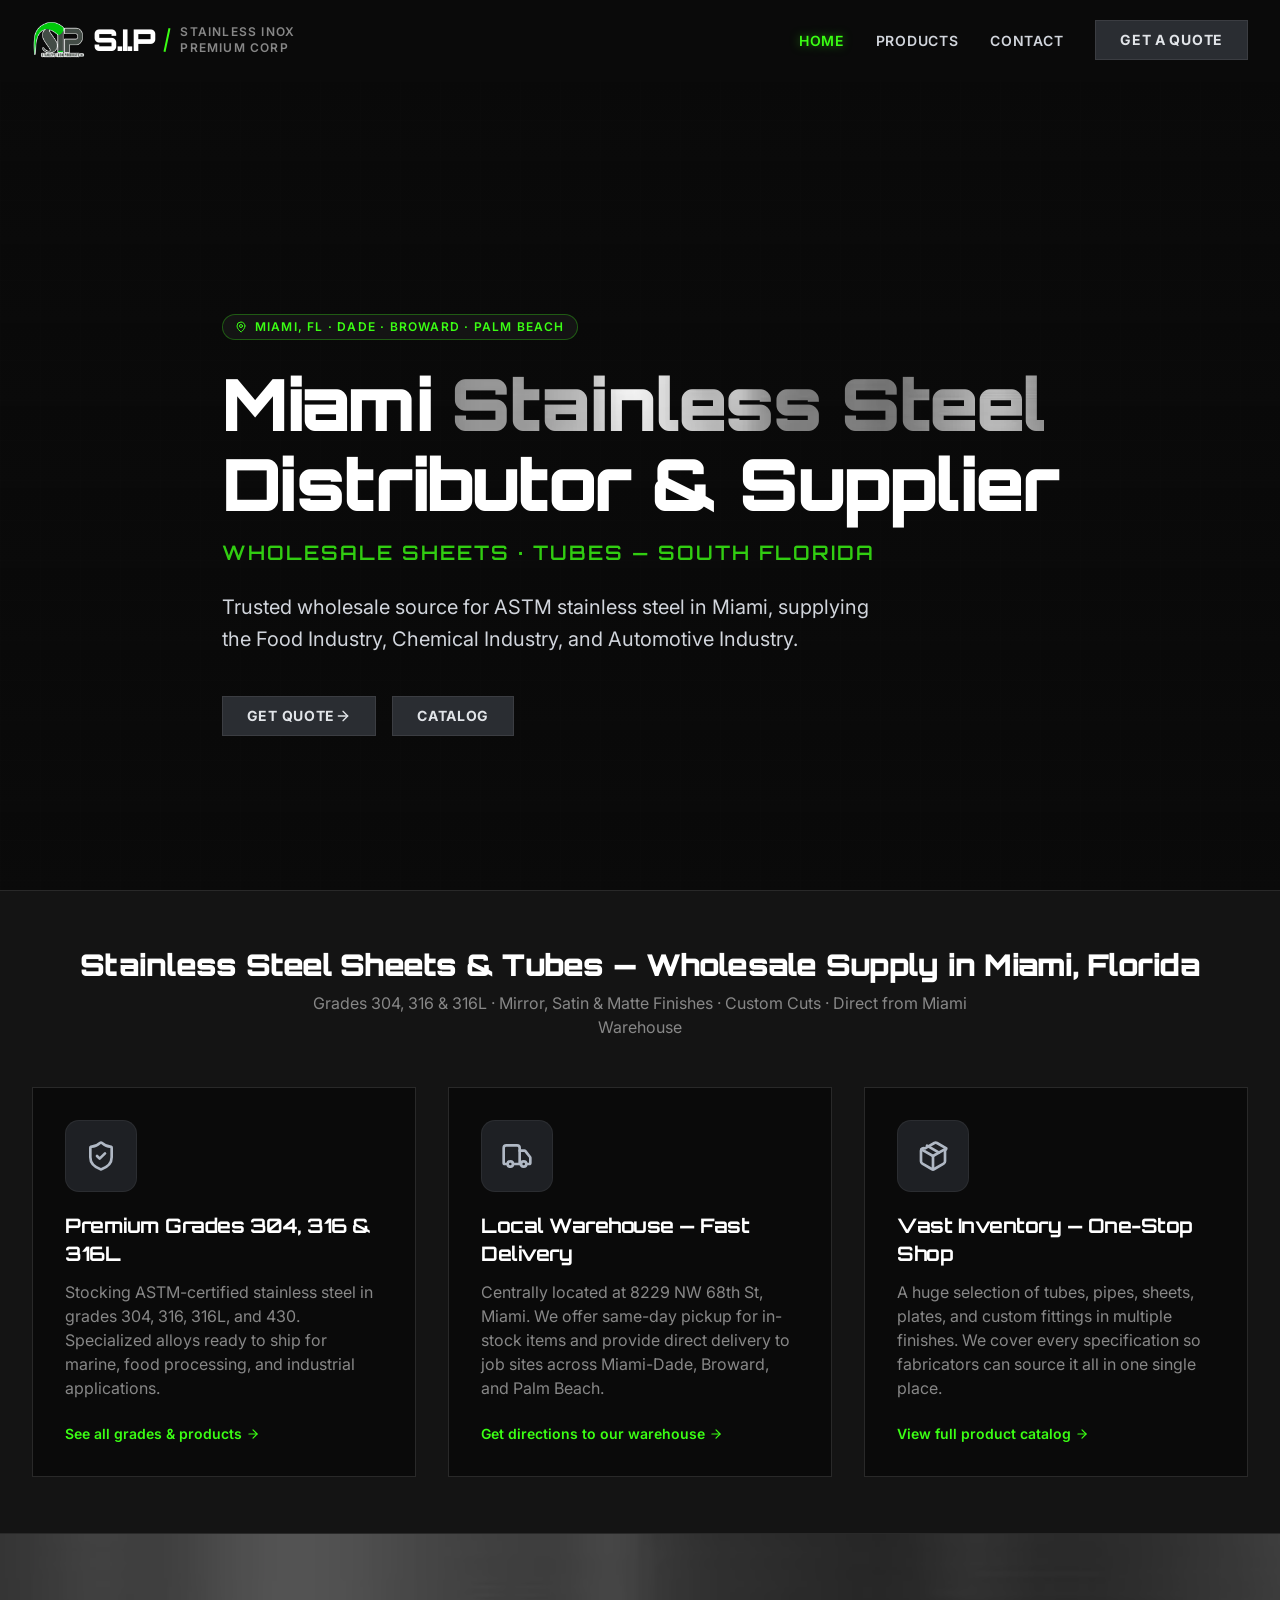
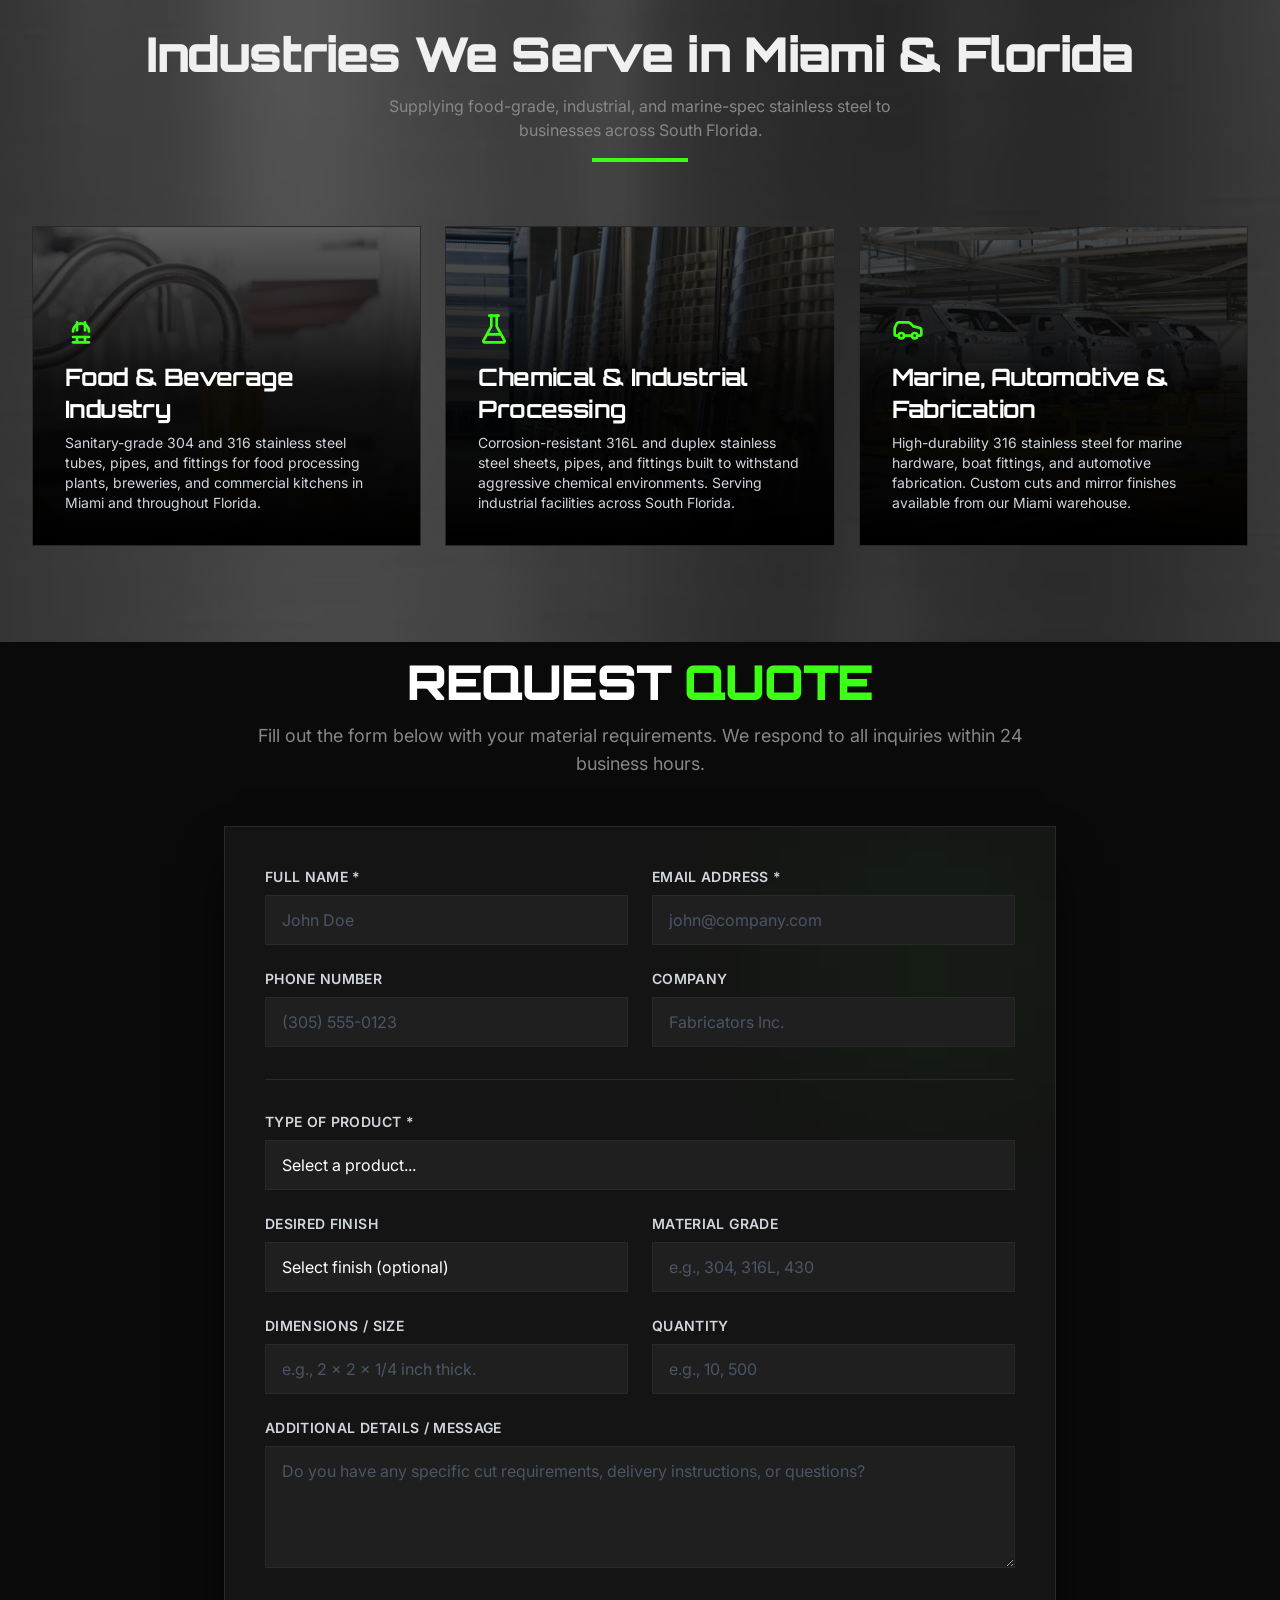
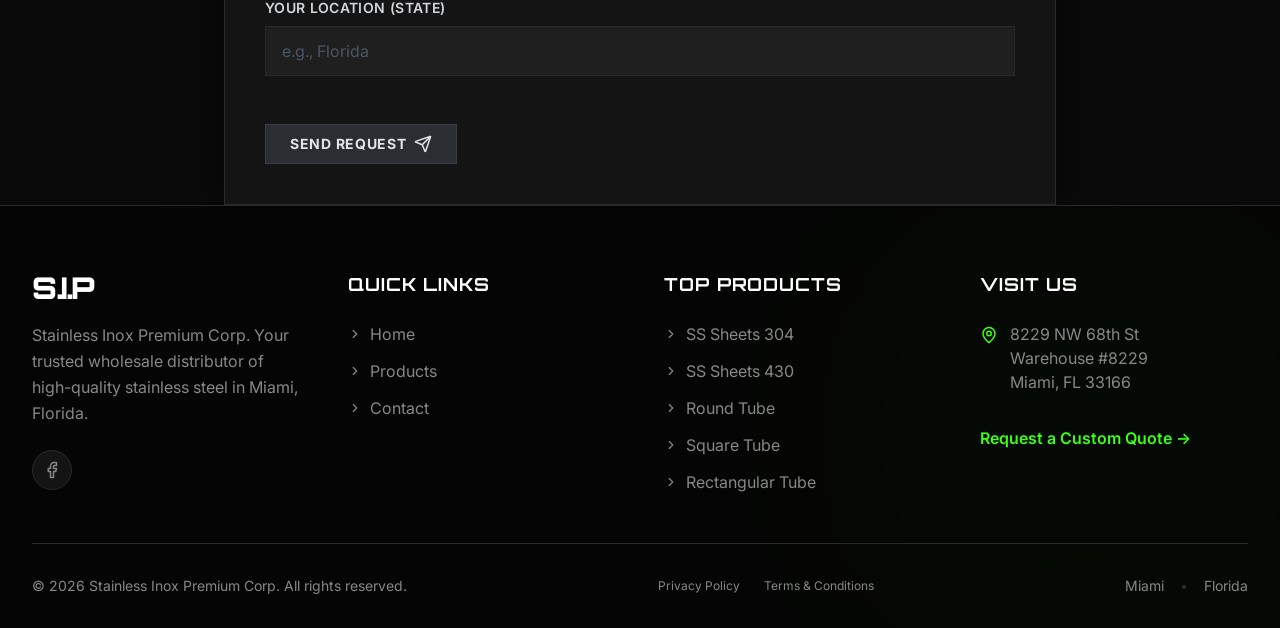
<file: index.html>
<!DOCTYPE html>
<html lang="en">

<head>
        <!-- Google tag (gtag.js) -->
        <script async src="https://www.googletagmanager.com/gtag/js?id=G-3RP966E97Y"></script>
        <script>
                window.dataLayer = window.dataLayer || [];
                function gtag() { dataLayer.push(arguments); }
                gtag('js', new Date());

                gtag('config', 'G-3RP966E97Y');
        </script>
        <link rel="icon" type="image/png" href="favicoin.png">
        <meta charset="UTF-8">
        <meta name="viewport" content="width=device-width, initial-scale=1.0">
        <title> Wholesale Stainless Steel Supplier in Miami | SIP Corp </title>
        <meta name="description"
                content="Leading wholesale distributor of premium stainless steel in Miami, FL. We supply sheets (304 &amp; 430) and ornamental tubes for the Food Industry, Chemical Industry, and Automotive Industry. Get a quote today!">
        <meta name="keywords"
                content="stainless steel supplier, wholesale stainless steel Miami, stainless steel distributor Florida, stainless steel tubes, stainless steel plates, marine grade stainless steel, 316L, 304, stainless inox premium corp">
        <meta name="robots" content="index, follow">
        <link rel="stylesheet" href="assets/css/style.css">
        <link href="https://fonts.googleapis.com/css2?family=Inter:wght@400;500;600;700;800;900&family=Orbitron:wght@400;500;600;700;800;900&display=swap"
                rel="stylesheet">
        <style>
                header {
                        position: fixed;
                        top: 0;
                        width: 100%;
                        z-index: 100;
                        transition: all 0.3s;
                }

                .steel-text {
                        background-image:
                                linear-gradient(120deg, transparent 0%, transparent 40%, rgba(255, 255, 255, 0.8) 50%, transparent 60%, transparent 100%),
                                url('assets/images/Fondo-acero-inoxidable.webp');
                        background-size: 200% 100%, cover;
                        background-position: -100% 0, center;
                        background-repeat: no-repeat, no-repeat;
                        color: transparent;
                        -webkit-background-clip: text;
                        background-clip: text;
                        display: inline-block;
                        transition: transform 0.3s ease-out;
                        transform-origin: center;
                }

                .steel-text:hover {
                        transform: scale(1.05);
                }

                .steel-text.shine-active {
                        animation: steelShine 1s ease-in-out forwards;
                }

                @keyframes steelShine {
                        0% {
                                background-position: -100% 0, center;
                        }

                        100% {
                                background-position: 200% 0, center;
                        }
                }
        </style>
</head>

<body id="page-home" data-basepath="./" class="bg-background text-foreground font-sans pt-20">
        <div id="root" class="flex flex-col min-h-screen">
                <div id="header-placeholder"></div>
                <main class="flex-grow">
                        <div class="flex-grow flex flex-col" style="opacity: 1; filter: blur(0px);">
                                <script
                                        type="application/ld+json">{"@context":"https://schema.org","@type":"WholesaleStore","name":"Stainless Inox Premium Corp","alternateName":"S.I.P","description":"Wholesale distributor of stainless steel sheets, round tubes, square tubes, and rectangular tubes in Miami, Florida serving the Food Industry, Chemical Industry, and Automotive Industry.","url":"https://stainlesssteelsip.com","telephone":"+1-786-555-0192","email":"sales@stainlesssteelsip.com","image":"https://stainlesssteelsip.com/assets/images/hero-industrial.png","@id":"https://stainlesssteelsip.com","address":{"@type":"PostalAddress","streetAddress":"8229 NW 68th St, Warehouse #8229","addressLocality":"Miami","addressRegion":"FL","postalCode":"33166","addressCountry":"US"},"geo":{"@type":"GeoCoordinates","latitude":25.8361,"longitude":-80.3303},"openingHoursSpecification":[{"@type":"OpeningHoursSpecification","dayOfWeek":["Monday","Tuesday","Wednesday","Thursday","Friday"],"opens":"08:00","closes":"17:00"}],"areaServed":[{"@type":"City","name":"Miami"},{"@type":"AdministrativeArea","name":"Miami-Dade County"},{"@type":"AdministrativeArea","name":"Broward County"},{"@type":"AdministrativeArea","name":"Palm Beach County"},{"@type":"State","name":"Florida"}],"sameAs":["https://www.facebook.com/profile.php?id=61576445425687"],"priceRange":"$$","currenciesAccepted":"USD","paymentAccepted":"Check, Wire Transfer, Credit Card","hasOfferCatalog":{"@type":"OfferCatalog","name":"Stainless Steel Products — Miami Wholesale","itemListElement":[{"@type":"Offer","itemOffered":{"@type":"Product","name":"Stainless Steel Sheets 304 — BA Mirror Finish"}},{"@type":"Offer","itemOffered":{"@type":"Product","name":"Stainless Steel Sheets 430 — #4 Brushed Finish"}},{"@type":"Offer","itemOffered":{"@type":"Product","name":"Stainless Steel Sheets 304 — 2B Matte Finish"}},{"@type":"Offer","itemOffered":{"@type":"Product","name":"Stainless Steel Sheets 304 — #4 Brushed Finish"}},{"@type":"Offer","itemOffered":{"@type":"Product","name":"Stainless Steel Round Tube — Ornamental G180"}},{"@type":"Offer","itemOffered":{"@type":"Product","name":"Stainless Steel Square Tube — Ornamental"}},{"@type":"Offer","itemOffered":{"@type":"Product","name":"Stainless Steel Rectangular Tube"}}]}}</script>
                                <section class="relative min-h-[90vh] flex items-center justify-center overflow-hidden"
                                        aria-label="Stainless Steel Wholesale Distributor Miami — Hero">
                                        <style>
                                                @keyframes hero-slideshow {
                                                        0% {
                                                                opacity: 0.5;
                                                                transform: scale(1.02)
                                                        }

                                                        26.66% {
                                                                opacity: 0.5;
                                                                transform: scale(1.05)
                                                        }

                                                        33.33% {
                                                                opacity: 0;
                                                                transform: scale(1.06)
                                                        }

                                                        93.33% {
                                                                opacity: 0;
                                                                transform: scale(1)
                                                        }

                                                        100% {
                                                                opacity: 0.5;
                                                                transform: scale(1.02)
                                                        }
                                                }

                                                .hero-slide {
                                                        position: absolute;
                                                        top: 0;
                                                        left: 0;
                                                        width: 100%;
                                                        height: 100%;
                                                        object-fit: cover;
                                                        opacity: 0;
                                                        will-change: opacity, transform;
                                                        animation: hero-slideshow 15s infinite ease-in-out
                                                }

                                                img.hero-slide:nth-of-type(1) {
                                                        animation-delay: 0s
                                                }

                                                img.hero-slide:nth-of-type(2) {
                                                        animation-delay: -10s
                                                }

                                                img.hero-slide:nth-of-type(3) {
                                                        animation-delay: -5s
                                                }
                                        </style>
                                        <div class="absolute inset-0 z-0 bg-black"><img
                                                        alt="Commercial stainless steel kitchen" class="hero-slide"
                                                        width="1920" height="1080" loading="eager"
                                                        src="assets/images/Cocina-de-restaurante-en-acero-inoxidable.webp"><img
                                                        alt="Stainless steel industrial tanks" class="hero-slide"
                                                        width="1920" height="1080" loading="eager"
                                                        src="assets/images/acero-inoxidable-ponce-tecnologia.webp"><img
                                                        alt="Automotive and marine stainless steel parts"
                                                        class="hero-slide" width="1920" height="1080" loading="eager"
                                                        src="assets/images/Automotive-Industry-home.webp">
                                                <div
                                                        class="absolute inset-0 bg-gradient-to-b from-background/60 via-background/40 to-background z-10 pointer-events-none">
                                                </div>
                                                <div
                                                        class="absolute inset-0 bg-grid-pattern opacity-10 z-10 pointer-events-none">
                                                </div>
                                        </div>
                                        <div class="max-w-7xl mx-auto px-4 sm:px-6 lg:px-8 relative z-10 pt-20">
                                                <div class="max-w-4xl" style="opacity: 1;">
                                                        <div class="inline-flex items-center gap-2 px-3 py-1 rounded-full bg-card border border-primary/30 mb-6"
                                                                style="opacity: 1; transform: none;"><svg
                                                                        xmlns="http://www.w3.org/2000/svg" width="12"
                                                                        height="12" viewBox="0 0 24 24" fill="none"
                                                                        stroke="currentColor" stroke-width="2"
                                                                        stroke-linecap="round" stroke-linejoin="round"
                                                                        class="lucide lucide-map-pin text-primary"
                                                                        aria-hidden="true">
                                                                        <path
                                                                                d="M20 10c0 4.993-5.539 10.193-7.399 11.799a1 1 0 0 1-.67-.01C9.539 20.193 4 14.993 4 10a8 8 0 0 1 16 0">
                                                                        </path>
                                                                        <circle cx="12" cy="10" r="3"></circle>
                                                                </svg><span
                                                                        class="text-xs font-semibold text-primary uppercase tracking-widest">Miami,
                                                                        FL · Dade · Broward · Palm Beach</span></div>
                                                        <h1 class="text-5xl sm:text-6xl md:text-7xl font-black text-white leading-[1.1] mb-4"
                                                                style="opacity: 1; transform: none;">Miami <span
                                                                        class="steel-text"
                                                                        onmouseenter="this.classList.remove('shine-active'); void this.offsetWidth; this.classList.add('shine-active');">Stainless
                                                                        Steel</span><br><span
                                                                        class="text-white">Distributor &amp;
                                                                        Supplier</span></h1>
                                                        <h2 class="text-lg md:text-xl font-semibold text-primary/80 uppercase tracking-widest mb-6"
                                                                style="opacity: 1; transform: none;">Wholesale Sheets · Tubes — South Florida</h2>
                                                        <p class="text-lg md:text-xl text-gray-300 mb-10 max-w-2xl leading-relaxed"
                                                                style="opacity: 1; transform: none;">Trusted wholesale
                                                                source for ASTM stainless steel in Miami, supplying the
                                                                Food Industry, Chemical Industry, and Automotive
                                                                Industry.</p>
                                                        <div class="flex flex-col sm:flex-row gap-4"
                                                                style="opacity: 1; transform: none;"><a
                                                                        aria-label="Request a quote" href="#quote"
                                                                        class="group relative inline-flex h-10 items-center justify-center px-6 py-2 overflow-hidden font-bold uppercase tracking-wider text-sm holo-btn">Get
                                                                        Quote <svg xmlns="http://www.w3.org/2000/svg"
                                                                                width="16" height="16"
                                                                                viewBox="0 0 24 24" fill="none"
                                                                                stroke="currentColor" stroke-width="2"
                                                                                stroke-linecap="round"
                                                                                stroke-linejoin="round"
                                                                                class="lucide lucide-arrow-right group-hover:translate-x-1 transition-transform duration-300"
                                                                                aria-hidden="true">
                                                                                <path d="M5 12h14"></path>
                                                                                <path d="m12 5 7 7-7 7"></path>
                                                                        </svg></a><a aria-label="View catalog"
                                                                        href="pages/products.html"
                                                                        class="relative inline-flex h-10 items-center justify-center px-6 py-2 overflow-hidden font-bold uppercase tracking-wider text-sm holo-btn">Catalog</a>
                                                        </div>
                                                </div>
                                        </div>
                                </section>
                                <section class="py-14 bg-card border-y border-border"
                                        aria-label="Why choose Stainless Inox Premium Corp">
                                        <div class="max-w-7xl mx-auto px-4 sm:px-6 lg:px-8">
                                                <div class="text-center mb-12">
                                                        <h2
                                                                class="text-2xl md:text-3xl font-black font-display text-white mb-2">
                                                                Stainless Steel Sheets &amp; Tubes —
                                                                Wholesale Supply in Miami, Florida</h2>
                                                        <p
                                                                class="text-muted-foreground max-w-2xl mx-auto text-sm md:text-base">
                                                                Grades 304, 316 &amp; 316L · Mirror, Satin &amp; Matte
                                                                Finishes · Custom Cuts · Direct from Miami Warehouse</p>
                                                </div>
                                                <div class="grid grid-cols-1 md:grid-cols-3 gap-8">
                                                        <article class="p-8 bg-background border border-border hover:border-primary/30 transition-colors group flex flex-col"
                                                                style="opacity: 1; transform: none;">
                                                                <div class="holo-icon"><svg
                                                                                xmlns="http://www.w3.org/2000/svg"
                                                                                width="24" height="24"
                                                                                viewBox="0 0 24 24" fill="none"
                                                                                stroke="currentColor" stroke-width="2"
                                                                                stroke-linecap="round"
                                                                                stroke-linejoin="round"
                                                                                class="lucide lucide-shield-check "
                                                                                aria-hidden="true">
                                                                                <path
                                                                                        d="M20 13c0 5-3.5 7.5-7.66 8.95a1 1 0 0 1-.67-.01C7.5 20.5 4 18 4 13V6a1 1 0 0 1 1-1c2 0 4.5-1.2 6.24-2.72a1.17 1.17 0 0 1 1.52 0C14.51 3.81 17 5 19 5a1 1 0 0 1 1 1z">
                                                                                </path>
                                                                                <path d="m9 12 2 2 4-4"></path>
                                                                        </svg></div>
                                                                <h3
                                                                        class="text-xl font-display font-bold text-white mb-3">
                                                                        Premium Grades 304, 316 &amp; 316L</h3>
                                                                <p class="text-muted-foreground flex-grow mb-6">Stocking
                                                                        ASTM-certified stainless steel in grades 304,
                                                                        316, 316L, and 430. Specialized alloys ready to
                                                                        ship for marine, food processing, and industrial
                                                                        applications.</p><a href="pages/products.html"
                                                                        class="text-primary text-sm font-semibold hover:underline underline-offset-4 inline-flex items-center gap-1 mt-auto">See
                                                                        all grades &amp; products <svg
                                                                                xmlns="http://www.w3.org/2000/svg"
                                                                                width="14" height="14"
                                                                                viewBox="0 0 24 24" fill="none"
                                                                                stroke="currentColor" stroke-width="2"
                                                                                stroke-linecap="round"
                                                                                stroke-linejoin="round"
                                                                                class="lucide lucide-arrow-right"
                                                                                aria-hidden="true">
                                                                                <path d="M5 12h14"></path>
                                                                                <path d="m12 5 7 7-7 7"></path>
                                                                        </svg></a>
                                                        </article>
                                                        <article class="p-8 bg-background border border-border hover:border-primary/30 transition-colors group flex flex-col"
                                                                style="opacity: 1; transform: none;">
                                                                <div class="holo-icon"><svg
                                                                                xmlns="http://www.w3.org/2000/svg"
                                                                                width="24" height="24"
                                                                                viewBox="0 0 24 24" fill="none"
                                                                                stroke="currentColor" stroke-width="2"
                                                                                stroke-linecap="round"
                                                                                stroke-linejoin="round"
                                                                                class="lucide lucide-truck "
                                                                                aria-hidden="true">
                                                                                <path
                                                                                        d="M14 18V6a2 2 0 0 0-2-2H4a2 2 0 0 0-2 2v11a1 1 0 0 0 1 1h2">
                                                                                </path>
                                                                                <path d="M15 18H9"></path>
                                                                                <path
                                                                                        d="M19 18h2a1 1 0 0 0 1-1v-3.65a1 1 0 0 0-.22-.624l-3.48-4.35A1 1 0 0 0 17.52 8H14">
                                                                                </path>
                                                                                <circle cx="17" cy="18" r="2"></circle>
                                                                                <circle cx="7" cy="18" r="2"></circle>
                                                                        </svg></div>
                                                                <h3
                                                                        class="text-xl font-display font-bold text-white mb-3">
                                                                        Local Warehouse — Fast Delivery</h3>
                                                                <p class="text-muted-foreground flex-grow mb-6">
                                                                        Centrally located at 8229 NW 68th St, Miami. We
                                                                        offer same-day pickup for in-stock items and
                                                                        provide direct delivery to job sites across
                                                                        Miami-Dade, Broward, and Palm Beach.</p><a
                                                                        href="pages/contacto.html"
                                                                        class="text-primary text-sm font-semibold hover:underline underline-offset-4 inline-flex items-center gap-1 mt-auto">Get
                                                                        directions to our warehouse <svg
                                                                                xmlns="http://www.w3.org/2000/svg"
                                                                                width="14" height="14"
                                                                                viewBox="0 0 24 24" fill="none"
                                                                                stroke="currentColor" stroke-width="2"
                                                                                stroke-linecap="round"
                                                                                stroke-linejoin="round"
                                                                                class="lucide lucide-arrow-right"
                                                                                aria-hidden="true">
                                                                                <path d="M5 12h14"></path>
                                                                                <path d="m12 5 7 7-7 7"></path>
                                                                        </svg></a>
                                                        </article>
                                                        <article class="p-8 bg-background border border-border hover:border-primary/30 transition-colors group flex flex-col"
                                                                style="opacity: 1; transform: none;">
                                                                <div class="holo-icon"><svg
                                                                                xmlns="http://www.w3.org/2000/svg"
                                                                                width="24" height="24"
                                                                                viewBox="0 0 24 24" fill="none"
                                                                                stroke="currentColor" stroke-width="2"
                                                                                stroke-linecap="round"
                                                                                stroke-linejoin="round"
                                                                                class="lucide lucide-package "
                                                                                aria-hidden="true">
                                                                                <path
                                                                                        d="M11 21.73a2 2 0 0 0 2 0l7-4A2 2 0 0 0 21 16V8a2 2 0 0 0 1-1.73l-7-4a2 2 0 0 0-2 0l-7 4A2 2 0 0 0 3 8v8a2 2 0 0 0 1 1.73z">
                                                                                </path>
                                                                                <path d="M12 22V12"></path>
                                                                                <polyline points="3.29 7 12 12 20.71 7">
                                                                                </polyline>
                                                                                <path d="m7.5 4.27 9 5.15"></path>
                                                                        </svg></div>
                                                                <h3
                                                                        class="text-xl font-display font-bold text-white mb-3">
                                                                        Vast Inventory — One-Stop Shop</h3>
                                                                <p class="text-muted-foreground flex-grow mb-6">A huge
                                                                        selection of tubes, pipes, sheets, plates, and
                                                                        custom fittings in multiple finishes. We cover
                                                                        every specification so fabricators can source it
                                                                        all in one single place.</p><a
                                                                        href="pages/products.html"
                                                                        class="text-primary text-sm font-semibold hover:underline underline-offset-4 inline-flex items-center gap-1 mt-auto">View
                                                                        full product catalog <svg
                                                                                xmlns="http://www.w3.org/2000/svg"
                                                                                width="14" height="14"
                                                                                viewBox="0 0 24 24" fill="none"
                                                                                stroke="currentColor" stroke-width="2"
                                                                                stroke-linecap="round"
                                                                                stroke-linejoin="round"
                                                                                class="lucide lucide-arrow-right"
                                                                                aria-hidden="true">
                                                                                <path d="M5 12h14"></path>
                                                                                <path d="m12 5 7 7-7 7"></path>
                                                                        </svg></a>
                                                        </article>
                                                </div>
                                        </div>
                                </section>
                                <section class="py-24 relative overflow-hidden"
                                        aria-label="Industries served by Stainless Inox Premium Corp Miami">
                                        <div class="absolute inset-0 z-0"><img
                                                        src="assets/images/Fondo-acero-inoxidable.webp" alt=""
                                                        class="w-full h-full object-cover opacity-30"></div>
                                        <div class="max-w-7xl mx-auto px-4 sm:px-6 lg:px-8 relative z-10">
                                                <div class="text-center mb-16">
                                                        <h2 class="text-3xl md:text-5xl font-black font-display mb-4">
                                                                Industries We Serve in Miami &amp; Florida</h2>
                                                        <p class="text-muted-foreground max-w-xl mx-auto">Supplying
                                                                food-grade, industrial, and marine-spec stainless steel
                                                                to businesses across South Florida.</p>
                                                        <div class="w-24 h-1 bg-primary mx-auto mt-4"></div>
                                                </div>
                                                <div class="grid grid-cols-1 md:grid-cols-3 gap-6">
                                                        <article class="group relative h-80 bg-card border border-border overflow-hidden p-8 flex flex-col justify-end"
                                                                aria-label="Food and Beverage — food-grade stainless steel Miami"
                                                                style="opacity: 1; transform: none;">
                                                                <div class="absolute inset-0 bg-gradient-to-t from-black via-black/80 to-transparent z-10"
                                                                        aria-hidden="true"></div><img
                                                                        alt="Stainless steel products for Food and Beverage in Miami, Florida"
                                                                        class="absolute inset-0 w-full h-full object-cover opacity-30 group-hover:opacity-50 group-hover:scale-105 transition-all duration-700"
                                                                        loading="lazy" width="640" height="320"
                                                                        src="assets/images/Food-Industry-Home.webp">
                                                                <div class="relative z-20"><svg
                                                                                xmlns="http://www.w3.org/2000/svg"
                                                                                width="24" height="24"
                                                                                viewBox="0 0 24 24" fill="none"
                                                                                stroke="currentColor" stroke-width="2"
                                                                                stroke-linecap="round"
                                                                                stroke-linejoin="round"
                                                                                class="lucide lucide-chef-hat text-primary w-8 h-8 mb-4"
                                                                                aria-hidden="true">
                                                                                <path d="M6 13.81A6 6 0 1 1 18 13.81">
                                                                                </path>
                                                                                <path d="M9 13V7"></path>
                                                                                <path d="M15 13V7"></path>
                                                                                <path d="M6 18h12"></path>
                                                                                <path d="M6 22h12"></path>
                                                                                <path d="M9 18v4"></path>
                                                                                <path d="M15 18v4"></path>
                                                                        </svg>
                                                                        <h3
                                                                                class="text-2xl font-bold font-display text-white mb-2">
                                                                                Food &amp; Beverage Industry</h3>
                                                                        <p class="text-gray-300 text-sm">Sanitary-grade
                                                                                304 and 316 stainless steel tubes,
                                                                                pipes, and fittings for food processing
                                                                                plants, breweries, and commercial
                                                                                kitchens in Miami and throughout
                                                                                Florida.</p>
                                                                </div>
                                                        </article>
                                                        <article class="group relative h-80 bg-card border border-border overflow-hidden p-8 flex flex-col justify-end"
                                                                aria-label="Chemical Industry — chemical grade stainless steel Florida"
                                                                style="opacity: 1; transform: none;">
                                                                <div class="absolute inset-0 bg-gradient-to-t from-black via-black/80 to-transparent z-10"
                                                                        aria-hidden="true"></div><img
                                                                        alt="Stainless steel products for Chemical Industry in Miami, Florida"
                                                                        class="absolute inset-0 w-full h-full object-cover opacity-30 group-hover:opacity-50 group-hover:scale-105 transition-all duration-700"
                                                                        loading="lazy" width="640" height="320"
                                                                        src="assets/images/Chemical-Industry-home.webp">
                                                                <div class="relative z-20"><svg
                                                                                xmlns="http://www.w3.org/2000/svg"
                                                                                width="24" height="24"
                                                                                viewBox="0 0 24 24" fill="none"
                                                                                stroke="currentColor" stroke-width="2"
                                                                                stroke-linecap="round"
                                                                                stroke-linejoin="round"
                                                                                class="lucide lucide-flask-conical text-primary w-8 h-8 mb-4"
                                                                                aria-hidden="true">
                                                                                <path
                                                                                        d="M10 2v8L4.36 20.24A1 1 0 0 0 5.23 22h13.54a1 1 0 0 0 .87-1.76L14 10V2">
                                                                                </path>
                                                                                <path d="M8.5 2h7"></path>
                                                                                <path d="M7 16h10"></path>
                                                                        </svg>
                                                                        <h3
                                                                                class="text-2xl font-bold font-display text-white mb-2">
                                                                                Chemical &amp; Industrial Processing
                                                                        </h3>
                                                                        <p class="text-gray-300 text-sm">
                                                                                Corrosion-resistant 316L and duplex
                                                                                stainless steel sheets, pipes, and
                                                                                fittings built to withstand aggressive
                                                                                chemical environments. Serving
                                                                                industrial facilities across South
                                                                                Florida.</p>
                                                                </div>
                                                        </article>
                                                        <article class="group relative h-80 bg-card border border-border overflow-hidden p-8 flex flex-col justify-end"
                                                                aria-label="Marine and Auto — marine stainless steel Miami"
                                                                style="opacity: 1; transform: none;">
                                                                <div class="absolute inset-0 bg-gradient-to-t from-black via-black/80 to-transparent z-10"
                                                                        aria-hidden="true"></div><img
                                                                        alt="Stainless steel products for Marine and Auto in Miami, Florida"
                                                                        class="absolute inset-0 w-full h-full object-cover opacity-30 group-hover:opacity-50 group-hover:scale-105 transition-all duration-700"
                                                                        loading="lazy" width="640" height="320"
                                                                        src="assets/images/Automotive-Industry-home.webp">
                                                                <div class="relative z-20"><svg
                                                                                xmlns="http://www.w3.org/2000/svg"
                                                                                width="24" height="24"
                                                                                viewBox="0 0 24 24" fill="none"
                                                                                stroke="currentColor" stroke-width="2"
                                                                                stroke-linecap="round"
                                                                                stroke-linejoin="round"
                                                                                class="lucide lucide-car text-primary w-8 h-8 mb-4"
                                                                                aria-hidden="true">
                                                                                <path
                                                                                        d="M19 17h2c.6 0 1-.4 1-1v-3c0-.9-.7-1.7-1.5-1.9C18.7 10.6 16 10 16 10s-1.3-1.4-2.2-2.3c-.5-.4-1.1-.7-1.8-.7H5c-.6 0-1.1.4-1.4.9l-1.4 2.9A3.7 3.7 0 0 0 2 12v4c0 .6.4 1 1 1h2">
                                                                                </path>
                                                                                <circle cx="7" cy="17" r="2"></circle>
                                                                                <path d="M9 17h6"></path>
                                                                                <circle cx="17" cy="17" r="2"></circle>
                                                                        </svg>
                                                                        <h3
                                                                                class="text-2xl font-bold font-display text-white mb-2">
                                                                                Marine, Automotive &amp; Fabrication
                                                                        </h3>
                                                                        <p class="text-gray-300 text-sm">High-durability
                                                                                316 stainless steel for marine hardware,
                                                                                boat fittings, and automotive
                                                                                fabrication. Custom cuts and mirror
                                                                                finishes available from our Miami
                                                                                warehouse.</p>
                                                                </div>
                                                        </article>
                                                </div>
                                        </div>
                                </section>
                        </div>
                        <div class="flex-grow flex flex-col" style="opacity: 1; filter: blur(0px);">
                                <section id="quote" class="pt-4 pb-0 bg-background min-h-[90vh]">
                                        <div class="max-w-4xl mx-auto px-4 sm:px-6 lg:px-8">
                                                <div class="text-center mb-12">
                                                        <h2
                                                                class="text-4xl md:text-5xl font-black font-display uppercase mb-4 text-white">

                                                                Request <span class="text-primary">

                                                                        Quote
                                                                </span>
                                                        </h2>
                                                        <p class="text-muted-foreground text-lg">

                                                                Fill out the form below with your material requirements.
                                                                We respond to all inquiries within 24 business hours.

                                                        </p>
                                                </div>
                                                <div class="bg-card border border-border p-6 md:p-10 relative overflow-hidden shadow-2xl shadow-black"
                                                        style="opacity: 1; transform: none;">
                                                        <div
                                                                class="absolute top-0 right-0 w-64 h-64 bg-primary/5 blur-[100px] pointer-events-none">
                                                        </div>
                                                        <form id="quote-form" action="https://formspree.io/f/mojpalgd"
                                                                method="POST" class="space-y-6 relative z-10">
                                                                <input type="hidden" name="_subject"
                                                                        value="New Quote Request from S.I.P Website">
                                                                <input type="text" name="_honey" style="display:none">
                                                                <input type="hidden" name="_template" value="table">
                                                                <div class="grid grid-cols-1 md:grid-cols-2 gap-6">
                                                                        <div><label for="full-name"
                                                                                        class="block text-sm font-semibold text-gray-300 mb-2 uppercase tracking-wide">

                                                                                        Full Name *


                                                                                </label><input type="text" id="full-name" required
                                                                                        minlength="3"
                                                                                        pattern="[A-Za-z\s]+"
                                                                                        title="Only letters and spaces are allowed"
                                                                                        class="w-full bg-input border border-border px-4 py-3 text-white focus:outline-none focus:border-primary focus:ring-1 focus:ring-primary transition-all placeholder:text-gray-600"
                                                                                        placeholder="John Doe"
                                                                                        name="name"></div>
                                                                        <div><label for="email-address"
                                                                                        class="block text-sm font-semibold text-gray-300 mb-2 uppercase tracking-wide">

                                                                                        Email Address *

                                                                                </label><input id="email-address"
                                                                                        class="w-full bg-input border border-border px-4 py-3 text-white focus:outline-none focus:border-primary focus:ring-1 focus:ring-primary transition-all placeholder:text-gray-600"
                                                                                        placeholder="john@company.com"
                                                                                        type="email" required
                                                                                        name="email"></div>
                                                                        <div><label for="phone-number"
                                                                                        class="block text-sm font-semibold text-gray-300 mb-2 uppercase tracking-wide">

                                                                                        Phone Number


                                                                                </label><input type="tel" id="phone-number" minlength="10"
                                                                                        pattern="[\d\s\-\+\(\)]+"
                                                                                        title="Only numbers and phone symbols (+, -, parenthesis) allowed"
                                                                                        class="w-full bg-input border border-border px-4 py-3 text-white focus:outline-none focus:border-primary focus:ring-1 focus:ring-primary transition-all placeholder:text-gray-600"
                                                                                        placeholder="(305) 555-0123"
                                                                                        name="phone"></div>
                                                                        <div><label for="company-name"
                                                                                        class="block text-sm font-semibold text-gray-300 mb-2 uppercase tracking-wide">

                                                                                        Company

                                                                                </label><input type="text" id="company-name" minlength="2"
                                                                                        class="w-full bg-input border border-border px-4 py-3 text-white focus:outline-none focus:border-primary focus:ring-1 focus:ring-primary transition-all placeholder:text-gray-600"
                                                                                        placeholder="Fabricators Inc."
                                                                                        name="company"></div>
                                                                </div>
                                                                <div class="border-t border-border my-8"></div>
                                                                <div class="grid grid-cols-1 md:grid-cols-2 gap-6">
                                                                        <div class="md:col-span-2"><label for="product-type"
                                                                                        class="block text-sm font-semibold text-gray-300 mb-2 uppercase tracking-wide">

                                                                                        Type of Product *


                                                                                </label><select name="productType" id="product-type"
                                                                                        required
                                                                                        class="w-full bg-input border border-border px-4 py-3 text-white focus:outline-none focus:border-primary focus:ring-1 focus:ring-primary transition-all appearance-none">
                                                                                        <option value="">Select a product...</option>
                                                                                        <option value="sheet-304-ba-mirror">SS Sheet 304 — BA Mirror</option>
                                                                                        <option value="sheet-430-no4">SS Sheet 430 — #4 Finish</option>
                                                                                        <option value="sheet-304-2b">SS Sheet 304 — 2B Finish</option>
                                                                                        <option value="sheet-304-no4">SS Sheet 304 — #4 Finish</option>
                                                                                        <option value="round-tube-g180">Round Tube — Ornamental G180</option>
                                                                                        <option value="square-tube-ornamental">Square Tube — Ornamental</option>
                                                                                        <option value="rectangular-tube">Rectangular Tube</option>
                                                                                        <option value="other">Other</option>
                                                                                </select></div>
                                                                        <div><label for="desired-finish"
                                                                                        class="block text-sm font-semibold text-gray-300 mb-2 uppercase tracking-wide">

                                                                                        Desired Finish


                                                                                </label><select name="finish" id="desired-finish"
                                                                                        class="w-full bg-input border border-border px-4 py-3 text-white focus:outline-none focus:border-primary focus:ring-1 focus:ring-primary transition-all appearance-none">
                                                                                        <option value="">

                                                                                                Select finish (optional)

                                                                                        </option>
                                                                                        <option value="mirror-finish">

                                                                                                Mirror Finish


                                                                                        </option>
                                                                                        <option value="satin-finish">

                                                                                                Satin Finish

                                                                                        </option>
                                                                                        <option value="matte-2b">

                                                                                                Matte 2B

                                                                                        </option>
                                                                                        <option value="no-4-brushed">

                                                                                                No. 4 Brushed


                                                                                        </option>
                                                                                        <option value="no-8-mirror">

                                                                                                No. 8 Mirror


                                                                                        </option>
                                                                                        <option value="other">

                                                                                                Other
                                                                                        </option>
                                                                                </select></div>
                                                                        <div><label for="material-grade"
                                                                                        class="block text-sm font-semibold text-gray-300 mb-2 uppercase tracking-wide">

                                                                                        Material Grade


                                                                                </label><input id="material-grade"
                                                                                        class="w-full bg-input border border-border px-4 py-3 text-white focus:outline-none focus:border-primary focus:ring-1 focus:ring-primary transition-all placeholder:text-gray-600"
                                                                                        placeholder="e.g., 304, 316L, 430"
                                                                                        name="grade"></div>
                                                                        <div><label for="dimensions"
                                                                                        class="block text-sm font-semibold text-gray-300 mb-2 uppercase tracking-wide">

                                                                                        Dimensions / Size

                                                                                </label><input id="dimensions"
                                                                                        class="w-full bg-input border border-border px-4 py-3 text-white focus:outline-none focus:border-primary focus:ring-1 focus:ring-primary transition-all placeholder:text-gray-600"
                                                                                        placeholder="e.g., 2 x 2 x 1/4 inch thick."
                                                                                        name="dimensions"></div>
                                                                        <div><label for="quantity"
                                                                                        class="block text-sm font-semibold text-gray-300 mb-2 uppercase tracking-wide">

                                                                                        Quantity

                                                                                </label><input type="number" id="quantity" min="1"
                                                                                        class="w-full bg-input border border-border px-4 py-3 text-white focus:outline-none focus:border-primary focus:ring-1 focus:ring-primary transition-all placeholder:text-gray-600"
                                                                                        placeholder="e.g., 10, 500"
                                                                                        name="quantity">
                                                                        </div>
                                                                </div>
                                                                <div><label for="message"
                                                                                class="block text-sm font-semibold text-gray-300 mb-2 uppercase tracking-wide">

                                                                                Additional Details / Message

                                                                        </label><textarea name="message" id="message" rows="4"
                                                                                class="w-full bg-input border border-border px-4 py-3 text-white focus:outline-none focus:border-primary focus:ring-1 focus:ring-primary transition-all placeholder:text-gray-600 resize-y"
                                                                                placeholder="Do you have any specific cut requirements, delivery instructions, or questions?"></textarea>
                                                                </div>
                                                                <div><label for="location-state"
                                                                                class="block text-sm font-semibold text-gray-300 mb-2 uppercase tracking-wide">

                                                                                Your Location (State)


                                                                        </label><input type="text" id="location-state" minlength="2"
                                                                                pattern="[A-Za-z\s]+"
                                                                                title="Only letters and spaces are allowed"
                                                                                class="w-full bg-input border border-border px-4 py-3 text-white focus:outline-none focus:border-primary focus:ring-1 focus:ring-primary transition-all placeholder:text-gray-600"
                                                                                placeholder="e.g., Florida"
                                                                                name="state"></div>
                                                                <div class="pt-6"><button type="submit"
                                                                                class="relative inline-flex h-10 items-center justify-center gap-2 px-6 py-2 overflow-hidden font-bold uppercase tracking-wider text-sm disabled:opacity-50 disabled:cursor-not-allowed holo-btn">

                                                                                Send Request

                                                                                <svg xmlns="http://www.w3.org/2000/svg"
                                                                                        width="18" height="18"
                                                                                        viewBox="0 0 24 24" fill="none"
                                                                                        stroke="currentColor"
                                                                                        stroke-width="2"
                                                                                        stroke-linecap="round"
                                                                                        stroke-linejoin="round"
                                                                                        class="lucide lucide-send"
                                                                                        aria-hidden="true">
                                                                                        <path
                                                                                                d="M14.536 21.686a.5.5 0 0 0 .937-.024l6.5-19a.496.496 0 0 0-.635-.635l-19 6.5a.5.5 0 0 0-.024.937l7.93 3.18a2 2 0 0 1 1.112 1.11z">
                                                                                        </path>
                                                                                        <path
                                                                                                d="m21.854 2.147-10.94 10.939">
                                                                                        </path>
                                                                                </svg>
                                                                        </button></div>
                                                        </form>
                                                </div>
                                        </div>
                                </section>
                        </div>
                </main>
                <div id="footer-placeholder"></div>
        </div>
        <script src="assets/js/components.js"></script>
        <script>
                // Auto-select product from URL parameter
                window.addEventListener('load', () => {
                        const urlParams = new URLSearchParams(window.location.search);
                        const product = urlParams.get('product');
                        if (product) {
                                const select = document.querySelector('select[name="productType"]');
                                if (select) {
                                        select.value = product;
                                        // Optional: smooth scroll to form if not already there via anchor
                                        if (window.location.hash === '#quote') {
                                                const form = document.getElementById('quote');
                                                if (form) {
                                                        form.scrollIntoView({ behavior: 'smooth' });
                                                }
                                        }
                                }
                        }
                });
        </script>
        
        <!-- Success Notification -->
        <div id="success-notification" class="fixed bottom-10 left-1/2 -translate-x-1/2 z-[100] transform translate-y-20 opacity-0 transition-all duration-500 pointer-events-none">
            <div class="bg-[#0f0f0f]/90 border border-primary/50 text-white px-8 py-4 rounded-xl shadow-2xl backdrop-blur-xl flex items-center gap-4 border-l-4 border-l-primary">
                <div class="w-10 h-10 bg-primary/10 rounded-full flex items-center justify-center shrink-0">
                    <svg xmlns="http://www.w3.org/2000/svg" width="24" height="24" viewBox="0 0 24 24" fill="none" stroke="currentColor" stroke-width="3" stroke-linecap="round" stroke-linejoin="round" class="lucide lucide-check text-primary"><path d="M20 6 9 17l-5-5"></path></svg>
                </div>
                <div class="pr-4">
                    <p class="font-display font-black text-xs uppercase tracking-[0.2em] text-primary">Enviado con éxito</p>
                    <p class="text-xs text-gray-300 mt-0.5">La información fue enviada exitosamente. Nos contactaremos pronto.</p>
                </div>
                <button type="button" onclick="document.getElementById('success-notification').classList.add('opacity-0', 'translate-y-20')" class="p-1 hover:bg-white/10 rounded transition-colors text-gray-400 hover:text-white">
                    <svg xmlns="http://www.w3.org/2000/svg" width="18" height="18" viewBox="0 0 24 24" fill="none" stroke="currentColor" stroke-width="2" stroke-linecap="round" stroke-linejoin="round" class="lucide lucide-x"><path d="M18 6 6 18"></path><path d="m6 6 12 12"></path></svg>
                </button>
            </div>
        </div>

        <script>
                // AJAX Form Submission
                const quoteForm = document.getElementById('quote-form');
                if (quoteForm) {
                        quoteForm.addEventListener('submit', async (e) => {
                                e.preventDefault();
                                const form = e.target;
                                const btn = form.querySelector('button[type="submit"]');
                                const originalText = btn.innerHTML;
                                
                                // Show loading state
                                btn.innerHTML = '<span class="relative">Sending...</span>';
                                btn.classList.add('opacity-80', 'cursor-not-allowed');
                                btn.disabled = true;

                                try {
                                        const response = await fetch(form.action, {
                                                method: 'POST',
                                                body: new FormData(form),
                                                headers: {
                                                        'Accept': 'application/json'
                                                }
                                        });

                                        if (response.ok) {
                                                // Show success notification
                                                const notification = document.getElementById('success-notification');
                                                notification.classList.remove('opacity-0', 'translate-y-20', 'pointer-events-none');
                                                
                                                // Auto-hide after 5 seconds
                                                setTimeout(() => {
                                                        notification.classList.add('opacity-0', 'translate-y-20', 'pointer-events-none');
                                                }, 5000);
                                                
                                                form.reset();
                                        } else {
                                                throw new Error('Error in submission');
                                        }
                                } catch (error) {
                                        alert('Hubo un error al enviar el formulario. Por favor, intente nuevamente.');
                                        console.error('Submission error:', error);
                                } finally {
                                        btn.innerHTML = originalText;
                                        btn.classList.remove('opacity-80', 'cursor-not-allowed');
                                        btn.disabled = false;
                                }
                        });
                }
        </script>
</body>
</html>
</file>
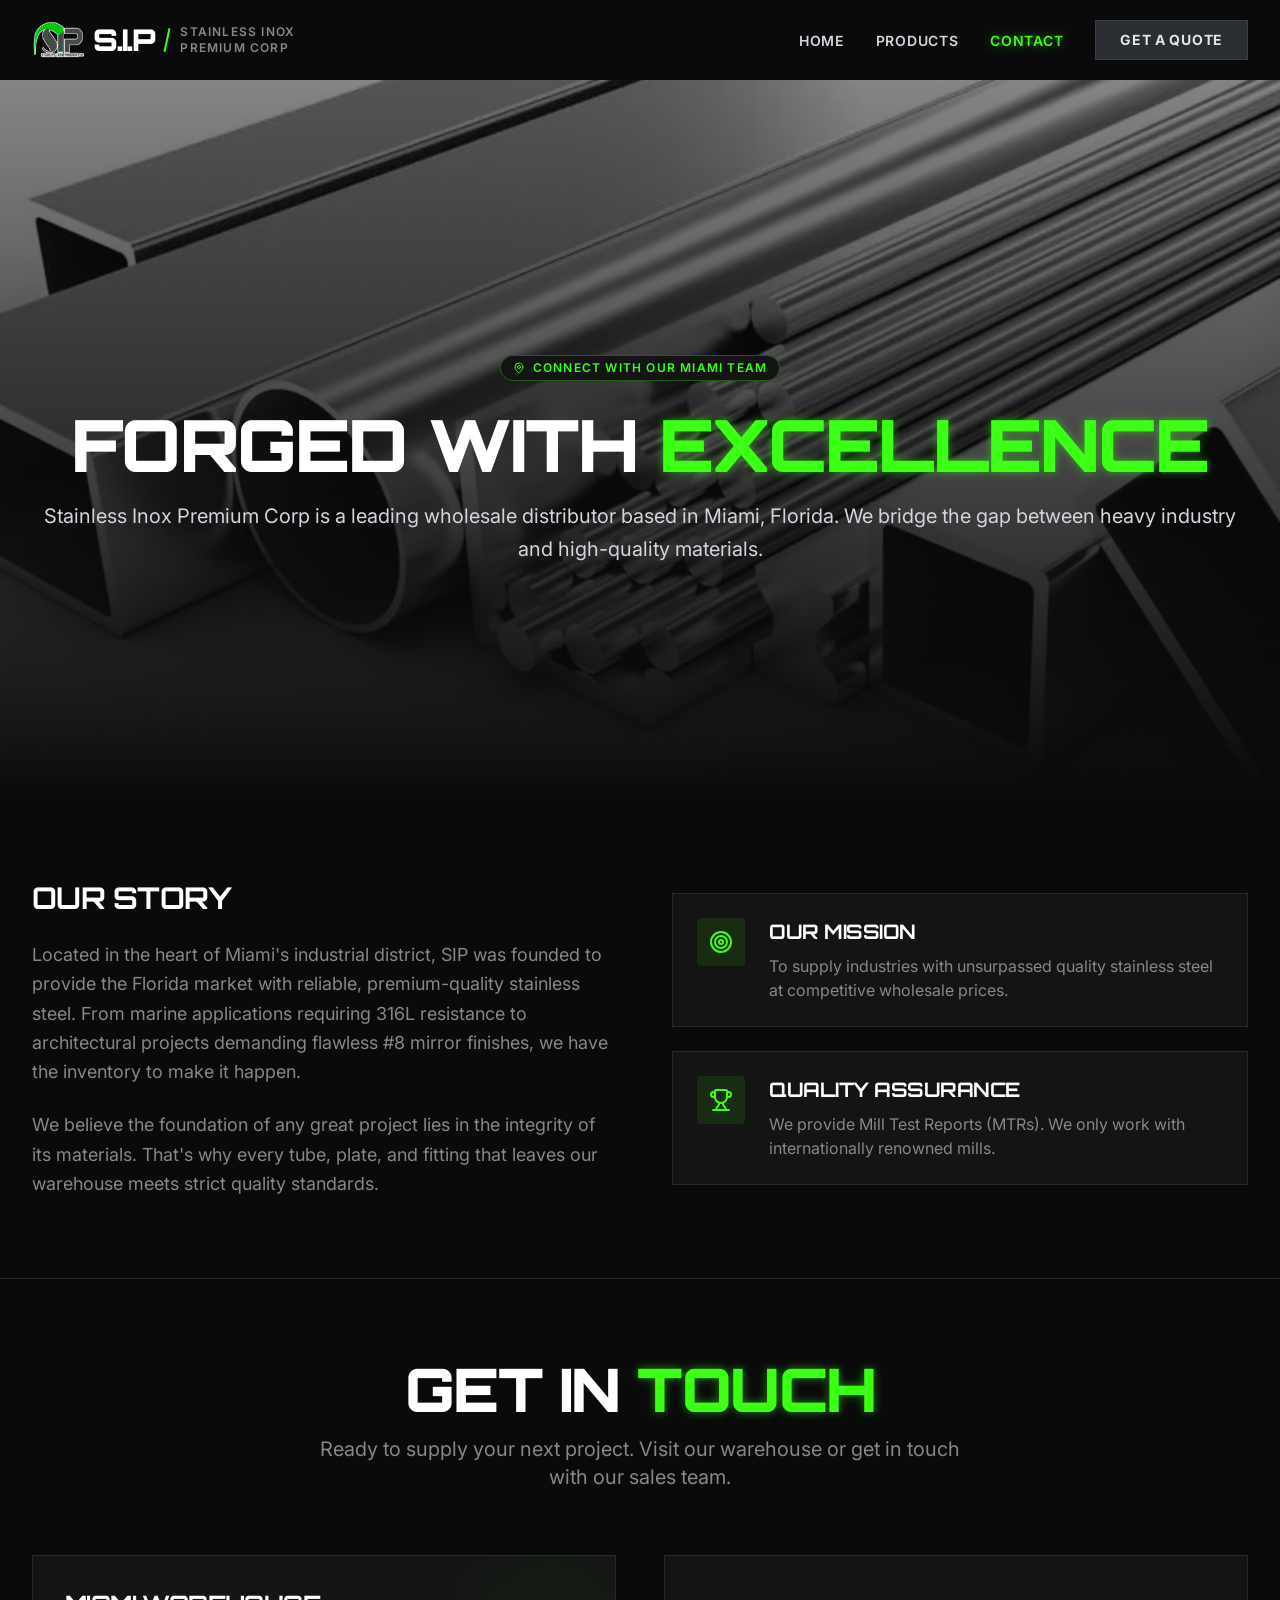
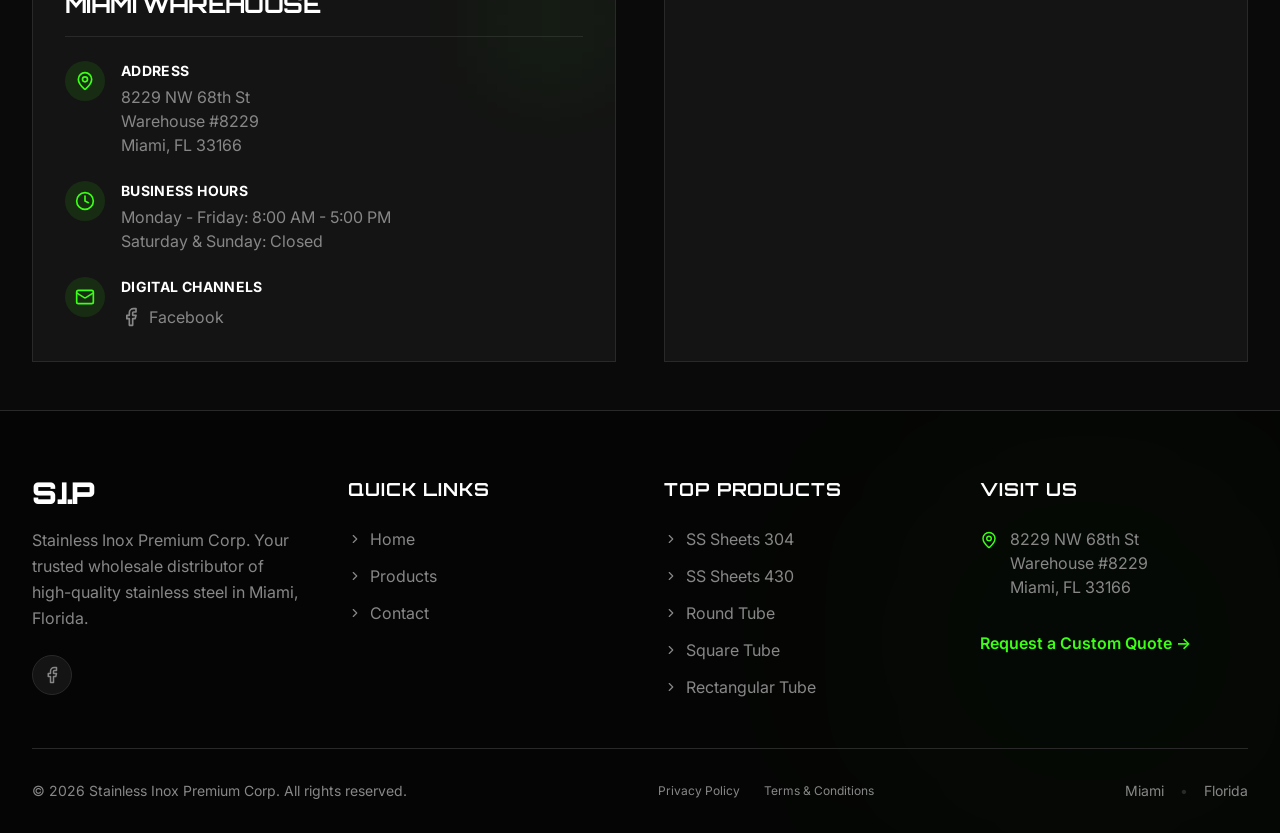
<file: pages/contacto.html>
<!DOCTYPE html>
<html lang="en">
<head>
    <!-- Google tag (gtag.js) -->
    <script async src="https://www.googletagmanager.com/gtag/js?id=G-3RP966E97Y"></script>
    <script>
      window.dataLayer = window.dataLayer || [];
      function gtag(){dataLayer.push(arguments);}
      gtag('js', new Date());

      gtag('config', 'G-3RP966E97Y');
    </script>
    <link rel="icon" type="image/png" href="../favicoin.png">
    <meta charset="UTF-8">
    <meta name="viewport" content="width=device-width, initial-scale=1.0">
    <title>Contact Us | Miami Warehouse | Stainless Inox Premium Corp</title>
    <meta name="description" content="Get in touch with Stainless Inox Premium Corp in Miami, FL. Visit our warehouse for top-quality stainless steel materials or request a custom quote today.">
    <meta name="keywords" content="contact stainless steel supplier, Miami stainless steel warehouse, wholesale stainless distributor Miami, SIP contact, request quote stainless steel">
    <meta name="robots" content="index, follow">
    <link rel="stylesheet" href="../assets/css/style.css">
    <link href="https://fonts.googleapis.com/css2?family=Inter:wght@400;500;600;700;800;900&family=Orbitron:wght@400;500;600;700;800;900&display=swap" rel="stylesheet">
</head>
<body id="page-contact" data-basepath="../" class="bg-background text-foreground font-sans pt-20">
    <div id="root" class="flex flex-col min-h-screen">
        <div id="header-placeholder"></div>
        <main class="flex-grow">
            <!-- Hero Section -->
            <section class="relative min-h-[80vh] flex items-center justify-center overflow-hidden">
                <div class="absolute inset-0 z-0 bg-black">
                    <img alt="Stainless steel pipes background" 
                         class="absolute inset-0 w-full h-full object-cover opacity-50" 
                         style="transform: scaleX(-1);"
                         src="../assets/images/tuberia-de-acero-inoxidable-contact.webp">
                    <div class="absolute inset-0 bg-gradient-to-b from-background/60 via-background/40 to-background z-10 pointer-events-none"></div>
                    <div class="absolute inset-0 bg-grid-pattern opacity-10 z-10 pointer-events-none"></div>
                </div>
                
                <div class="max-w-7xl mx-auto px-4 sm:px-6 lg:px-8 relative z-10 pt-20 text-center">
                    <div class="max-w-3xl mx-auto" style="opacity: 1;">
                        <div class="inline-flex items-center gap-2 px-3 py-1 rounded-full bg-card border border-primary/30 mb-6">
                            <svg xmlns="http://www.w3.org/2000/svg" width="12" height="12" viewBox="0 0 24 24" fill="none" stroke="currentColor" stroke-width="2" stroke-linecap="round" stroke-linejoin="round" class="lucide lucide-map-pin text-primary" aria-hidden="true"><path d="M20 10c0 4.993-5.539 10.193-7.399 11.799a1 1 0 0 1-.67-.01C9.539 20.193 4 14.993 4 10a8 8 0 0 1 16 0"></path><circle cx="12" cy="10" r="3"></circle></svg>
                            <span class="text-xs font-semibold text-primary uppercase tracking-widest">Connect with our Miami Team</span>
                        </div>
                        <h1 class="text-5xl sm:text-6xl md:text-7xl font-black text-white leading-[1.1] mb-4 font-display uppercase">
                            FORGED WITH <span class="text-primary text-glow">EXCELLENCE</span>
                        </h1>
                        <p class="text-lg md:text-xl text-gray-300 mb-10 leading-relaxed">
                            Stainless Inox Premium Corp is a leading wholesale distributor based in Miami, Florida. We bridge the gap between heavy industry and high-quality materials.
                        </p>
                    </div>
                </div>
            </section>

            <section class="py-20 bg-background">
                <div class="max-w-7xl mx-auto px-4 sm:px-6 lg:px-8">
                    <div class="grid grid-cols-1 lg:grid-cols-2 gap-16 items-center">
                        <div class="space-y-6">
                            <h2 class="text-3xl font-display font-bold text-white uppercase tracking-tight">
                                Our Story
                            </h2>
                            <p class="text-muted-foreground leading-relaxed text-lg">
                                Located in the heart of Miami's industrial district, SIP was founded to provide the Florida market with reliable, premium-quality stainless steel. From marine applications requiring 316L resistance to architectural projects demanding flawless #8 mirror finishes, we have the inventory to make it happen.
                            </p>
                            <p class="text-muted-foreground leading-relaxed text-lg">
                                We believe the foundation of any great project lies in the integrity of its materials. That's why every tube, plate, and fitting that leaves our warehouse meets strict quality standards.
                            </p>
                        </div>
                        <div class="grid gap-6">
                            <div class="p-6 bg-card border border-border flex gap-6 items-start">
                                <div class="w-12 h-12 shrink-0 bg-primary/10 flex items-center justify-center rounded-sm">
                                    <svg xmlns="http://www.w3.org/2000/svg" width="24" height="24" viewBox="0 0 24 24" fill="none" stroke="currentColor" stroke-width="2" stroke-linecap="round" stroke-linejoin="round" class="lucide lucide-target text-primary w-6 h-6"><circle cx="12" cy="12" r="10"></circle><circle cx="12" cy="12" r="6"></circle><circle cx="12" cy="12" r="2"></circle></svg>
                                </div>
                                <div>
                                    <h3 class="text-xl font-display font-bold text-white mb-2 uppercase">Our Mission</h3>
                                    <p class="text-muted-foreground">To supply industries with unsurpassed quality stainless steel at competitive wholesale prices.</p>
                                </div>
                            </div>
                            <div class="p-6 bg-card border border-border flex gap-6 items-start">
                                <div class="w-12 h-12 shrink-0 bg-primary/10 flex items-center justify-center rounded-sm">
                                    <svg xmlns="http://www.w3.org/2000/svg" width="24" height="24" viewBox="0 0 24 24" fill="none" stroke="currentColor" stroke-width="2" stroke-linecap="round" stroke-linejoin="round" class="lucide lucide-trophy text-primary w-6 h-6"><path d="M10 14.66v1.626a2 2 0 0 1-.976 1.696A5 5 0 0 0 7 21.978"></path><path d="M14 14.66v1.626a2 2 0 0 0 .976 1.696A5 5 0 0 1 17 21.978"></path><path d="M18 9h1.5a1 1 0 0 0 0-5H18"></path><path d="M4 22h16"></path><path d="M6 9a6 6 0 0 0 12 0V3a1 1 0 0 0-1-1H7a1 1 0 0 0-1 1z"></path><path d="M6 9H4.5a1 1 0 0 1 0-5H6"></path></svg>
                                </div>
                                <div>
                                    <h3 class="text-xl font-display font-bold text-white mb-2 uppercase">Quality Assurance</h3>
                                    <p class="text-muted-foreground">We provide Mill Test Reports (MTRs). We only work with internationally renowned mills.</p>
                                </div>
                            </div>
                        </div>
                    </div>
                </div>
            </section>

            <section class="bg-background pt-20 pb-12 border-t border-border">
                <div class="max-w-7xl mx-auto px-4 sm:px-6 lg:px-8">
                    <div class="text-center mb-16">
                        <h2 class="text-4xl md:text-6xl font-black font-display uppercase mb-4 text-white">
                            Get in <span class="text-primary text-glow">touch</span>
                        </h2>
                        <p class="text-xl text-muted-foreground max-w-2xl mx-auto">
                            Ready to supply your next project. Visit our warehouse or get in touch with our sales team.
                        </p>
                    </div>
                    <div class="grid grid-cols-1 lg:grid-cols-2 gap-12 items-stretch">
                        <div class="space-y-8">
                            <div class="bg-card border border-border p-8 relative overflow-hidden">
                                <div class="absolute top-0 right-0 w-32 h-32 bg-primary/5 blur-[50px]"></div>
                                <h3 class="text-2xl font-display font-bold mb-6 text-white border-b border-border pb-4 uppercase">
                                    Miami Warehouse
                                </h3>
                                <div class="space-y-6">
                                    <div class="flex items-start gap-4">
                                        <div class="w-10 h-10 bg-primary/10 rounded-full flex items-center justify-center shrink-0">
                                            <svg xmlns="http://www.w3.org/2000/svg" width="24" height="24" viewBox="0 0 24 24" fill="none" stroke="currentColor" stroke-width="2" stroke-linecap="round" stroke-linejoin="round" class="lucide lucide-map-pin text-primary w-5 h-5"><path d="M20 10c0 4.993-5.539 10.193-7.399 11.799a1 1 0 0 1-1.202 0C9.539 20.193 4 14.993 4 10a8 8 0 0 1 16 0"></path><circle cx="12" cy="10" r="3"></circle></svg>
                                        </div>
                                        <div>
                                            <p class="font-bold text-white mb-1 uppercase tracking-wide text-sm">ADDRESS</p>
                                            <p class="text-muted-foreground">8229 NW 68th St<br>Warehouse #8229<br>Miami, FL 33166</p>
                                        </div>
                                    </div>
                                    <div class="flex items-start gap-4">
                                        <div class="w-10 h-10 bg-primary/10 rounded-full flex items-center justify-center shrink-0">
                                            <svg xmlns="http://www.w3.org/2000/svg" width="24" height="24" viewBox="0 0 24 24" fill="none" stroke="currentColor" stroke-width="2" stroke-linecap="round" stroke-linejoin="round" class="lucide lucide-clock text-primary w-5 h-5"><path d="M12 6v6l4 2"></path><circle cx="12" cy="12" r="10"></circle></svg>
                                        </div>
                                        <div>
                                            <p class="font-bold text-white mb-1 uppercase tracking-wide text-sm">Business Hours</p>
                                            <p class="text-muted-foreground">Monday - Friday: 8:00 AM - 5:00 PM<br>Saturday & Sunday: Closed</p>
                                        </div>
                                    </div>
                                    <div class="flex items-start gap-4">
                                        <div class="w-10 h-10 bg-primary/10 rounded-full flex items-center justify-center shrink-0">
                                            <svg xmlns="http://www.w3.org/2000/svg" width="24" height="24" viewBox="0 0 24 24" fill="none" stroke="currentColor" stroke-width="2" stroke-linecap="round" stroke-linejoin="round" class="lucide lucide-mail text-primary w-5 h-5"><path d="m22 7-8.991 5.727a2 2 0 0 1-2.009 0L2 7"></path><rect x="2" y="4" width="20" height="16" rx="2"></rect></svg>
                                        </div>
                                        <div>
                                            <p class="font-bold text-white mb-1 uppercase tracking-wide text-sm">Digital Channels</p>
                                            <div class="flex gap-4 mt-2">
                                                <a href="https://www.facebook.com/profile.php?id=61576445425687" target="_blank" class="text-muted-foreground hover:text-primary transition-colors flex items-center gap-2"><svg xmlns="http://www.w3.org/2000/svg" width="20" height="20" viewBox="0 0 24 24" fill="none" stroke="currentColor" stroke-width="2" stroke-linecap="round" stroke-linejoin="round" class="lucide lucide-facebook"><path d="M18 2h-3a5 5 0 0 0-5 5v3H7v4h3v8h4v-8h3l1-4h-4V7a1 1 0 0 1 1-1h3z"></path></svg> Facebook</a>
                                            </div>
                                        </div>
                                    </div>
                                </div>
                            </div>
                        </div>
                        <div class="bg-card border border-border p-2 min-h-[400px]">
                            <iframe src="https://www.google.com/maps/embed?pb=!1m18!1m12!1m3!1d897.8920959416562!2d-80.3317188714421!3d25.835870798506043!2m3!1f0!2f0!3f0!3m2!1i1024!2i768!4f13.1!3m3!1m2!1s0x88d9bb00126477c3%3A0xd005973b2253b040!2sStainless%20Steel%20Sip!5e0!3m2!1sen!2sus!4v1711291800000!5m2!1sen!2sus" width="100%" height="100%" loading="lazy" class="w-full h-full grayscale opacity-80 contrast-125" style="border:0; filter: invert(90%) hue-rotate(180deg);"></iframe>
                        </div>
                    </div>
                </div>
            </section>
        </main>
        <div id="footer-placeholder"></div>
    </div>
    <script src="../assets/js/components.js"></script>
</body>
</html>
</file>
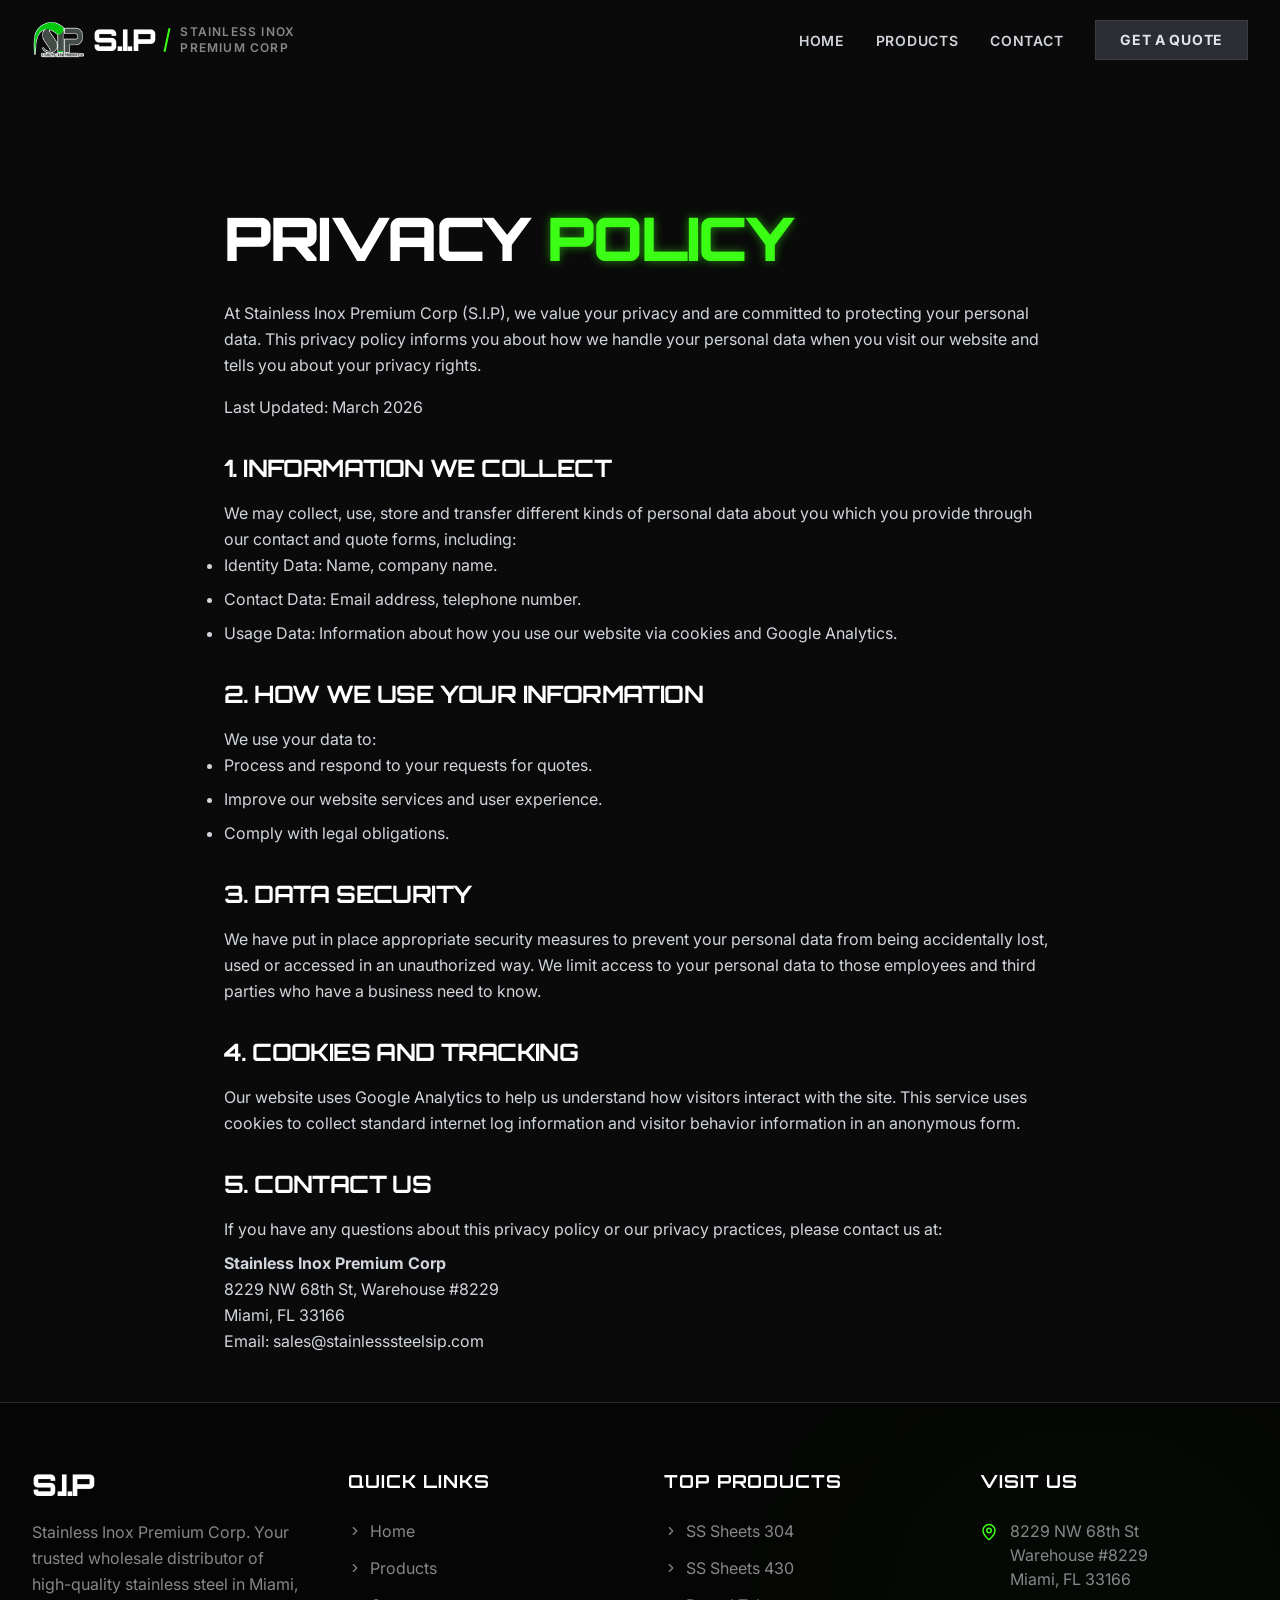
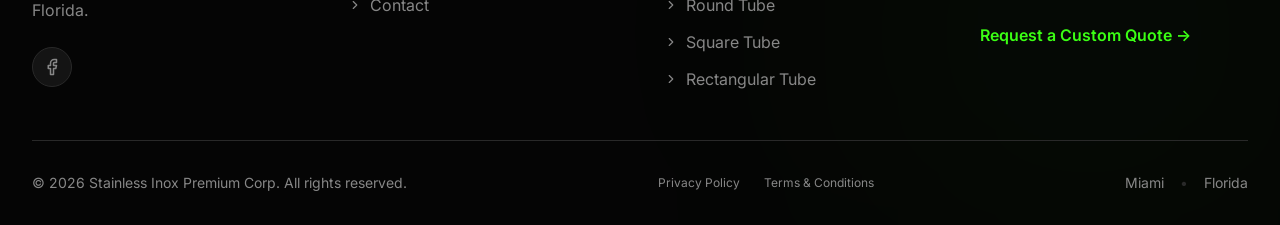
<file: pages/privacy-policy.html>
<!DOCTYPE html>
<html lang="en">
<head>
    <!-- Google tag (gtag.js) -->
    <script async src="https://www.googletagmanager.com/gtag/js?id=G-3RP966E97Y"></script>
    <script>
      window.dataLayer = window.dataLayer || [];
      function gtag(){dataLayer.push(arguments);}
      gtag('js', new Date());

      gtag('config', 'G-3RP966E97Y');
    </script>
    <link rel="icon" type="image/png" href="../favicoin.png">
    <meta charset="UTF-8">
    <meta name="viewport" content="width=device-width, initial-scale=1.0">
    <title>Privacy Policy | Stainless Inox Premium Corp</title>
    <meta name="description" content="Read the Privacy Policy of Stainless Inox Premium Corp. Learn how we collect, use, and protect your information when you visit our website.">
    <meta name="robots" content="noindex, follow">
    <link rel="stylesheet" href="../assets/css/style.css">
    <link href="https://fonts.googleapis.com/css2?family=Inter:wght@400;500;600;700;800;900&family=Orbitron:wght@400;500;600;700;800;900&display=swap" rel="stylesheet">
</head>
<body id="page-privacy" data-basepath="../" class="bg-background text-foreground font-sans pt-20">
    <div id="root" class="flex flex-col min-h-screen">
        <div id="header-placeholder"></div>
        <main class="flex-grow pt-20">
            <section class="max-w-4xl mx-auto px-4 sm:px-6 lg:px-8 py-12">
                <h1 class="text-4xl md:text-6xl font-black font-display uppercase mb-8 text-white">
                    Privacy <span class="text-primary text-glow">Policy</span>
                </h1>
                
                <div class="space-y-8 text-gray-300 leading-relaxed">
                    <section>
                        <p class="mb-4">At Stainless Inox Premium Corp (S.I.P), we value your privacy and are committed to protecting your personal data. This privacy policy informs you about how we handle your personal data when you visit our website and tells you about your privacy rights.</p>
                        <p>Last Updated: March 2026</p>
                    </section>

                    <section>
                        <h2 class="text-2xl font-bold text-white mb-4 uppercase">1. Information We Collect</h2>
                        <p>We may collect, use, store and transfer different kinds of personal data about you which you provide through our contact and quote forms, including:</p>
                        <ul class="list-disc pl-6 space-y-2">
                            <li>Identity Data: Name, company name.</li>
                            <li>Contact Data: Email address, telephone number.</li>
                            <li>Usage Data: Information about how you use our website via cookies and Google Analytics.</li>
                        </ul>
                    </section>

                    <section>
                        <h2 class="text-2xl font-bold text-white mb-4 uppercase">2. How We Use Your Information</h2>
                        <p>We use your data to:</p>
                        <ul class="list-disc pl-6 space-y-2">
                            <li>Process and respond to your requests for quotes.</li>
                            <li>Improve our website services and user experience.</li>
                            <li>Comply with legal obligations.</li>
                        </ul>
                    </section>

                    <section>
                        <h2 class="text-2xl font-bold text-white mb-4 uppercase">3. Data Security</h2>
                        <p>We have put in place appropriate security measures to prevent your personal data from being accidentally lost, used or accessed in an unauthorized way. We limit access to your personal data to those employees and third parties who have a business need to know.</p>
                    </section>

                    <section>
                        <h2 class="text-2xl font-bold text-white mb-4 uppercase">4. Cookies and Tracking</h2>
                        <p>Our website uses Google Analytics to help us understand how visitors interact with the site. This service uses cookies to collect standard internet log information and visitor behavior information in an anonymous form.</p>
                    </section>

                    <section>
                        <h2 class="text-2xl font-bold text-white mb-4 uppercase">5. Contact Us</h2>
                        <p>If you have any questions about this privacy policy or our privacy practices, please contact us at:</p>
                        <p class="mt-2">
                            <strong>Stainless Inox Premium Corp</strong><br>
                            8229 NW 68th St, Warehouse #8229<br>
                            Miami, FL 33166<br>
                            Email: sales@stainlesssteelsip.com
                        </p>
                    </section>
                </div>
            </section>
        </main>
        <div id="footer-placeholder"></div>
    </div>
    <script src="../assets/js/components.js"></script>
</body>
</html>
</file>
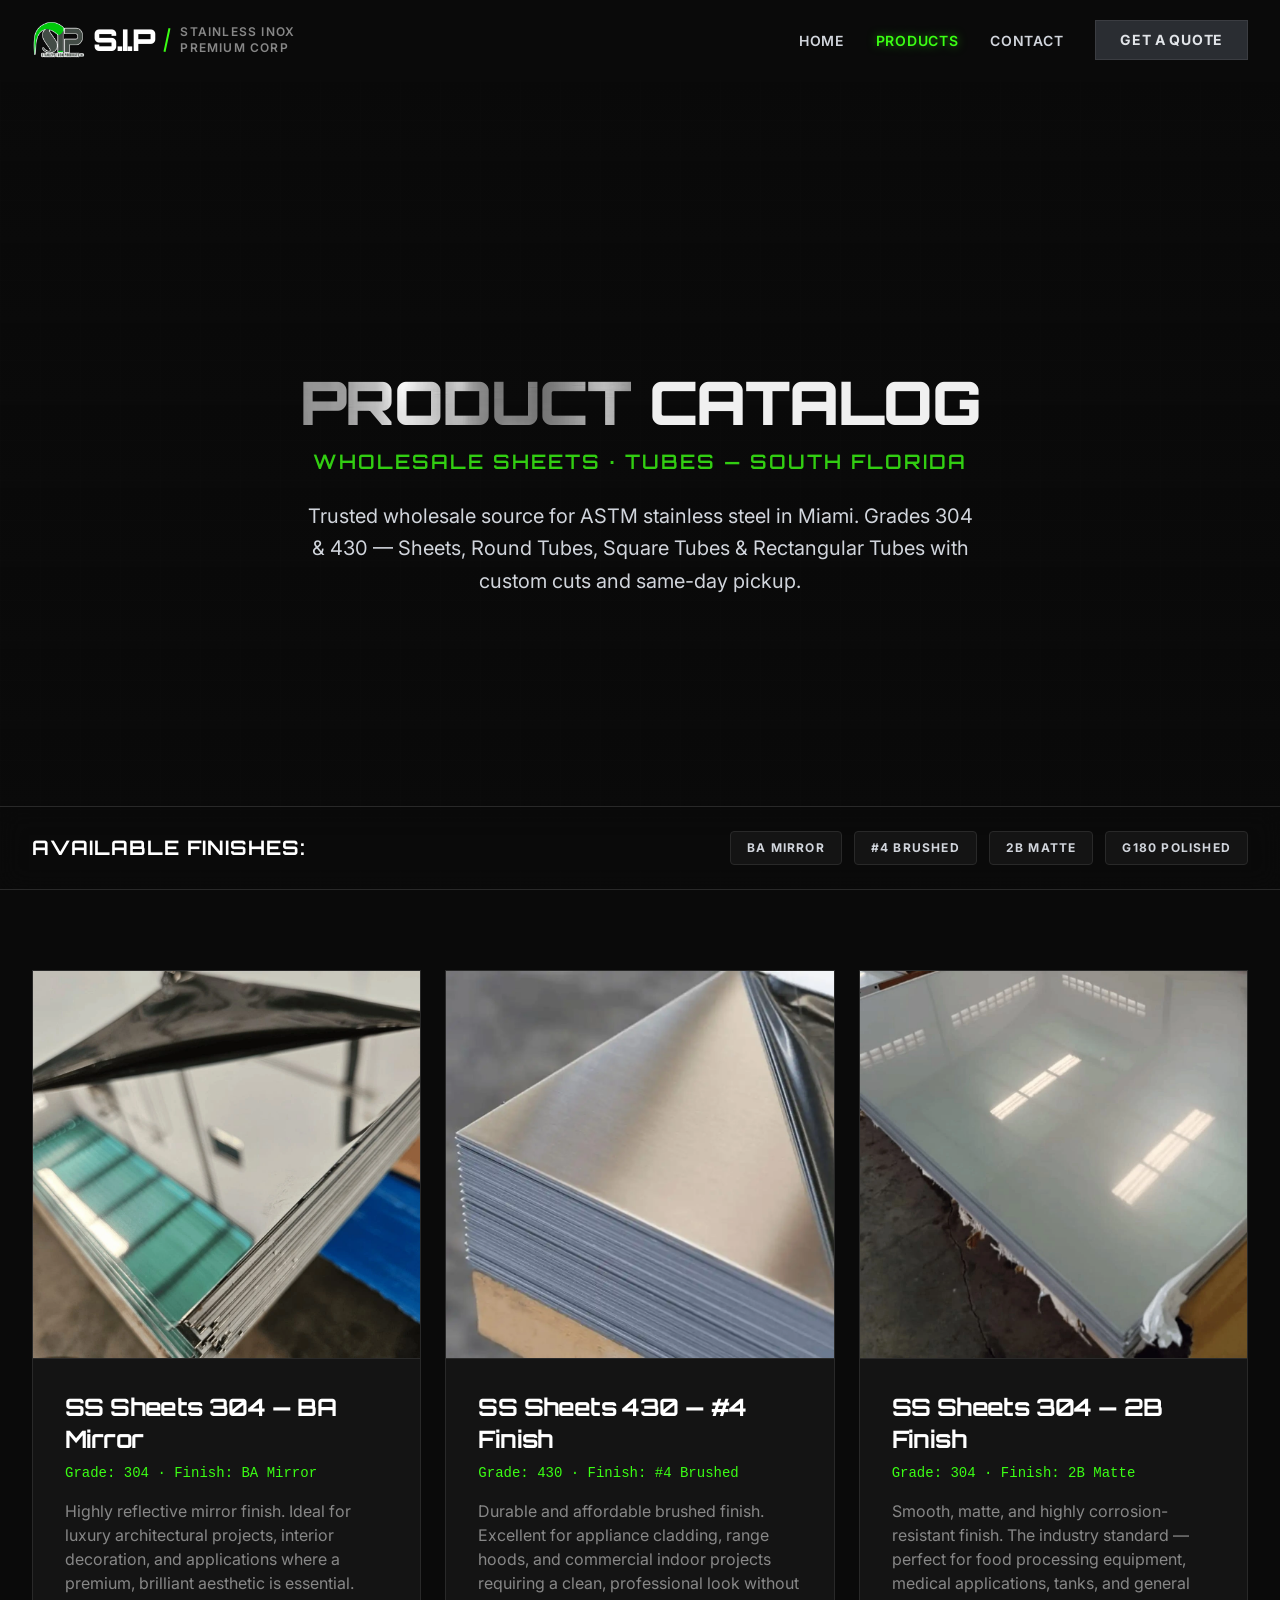
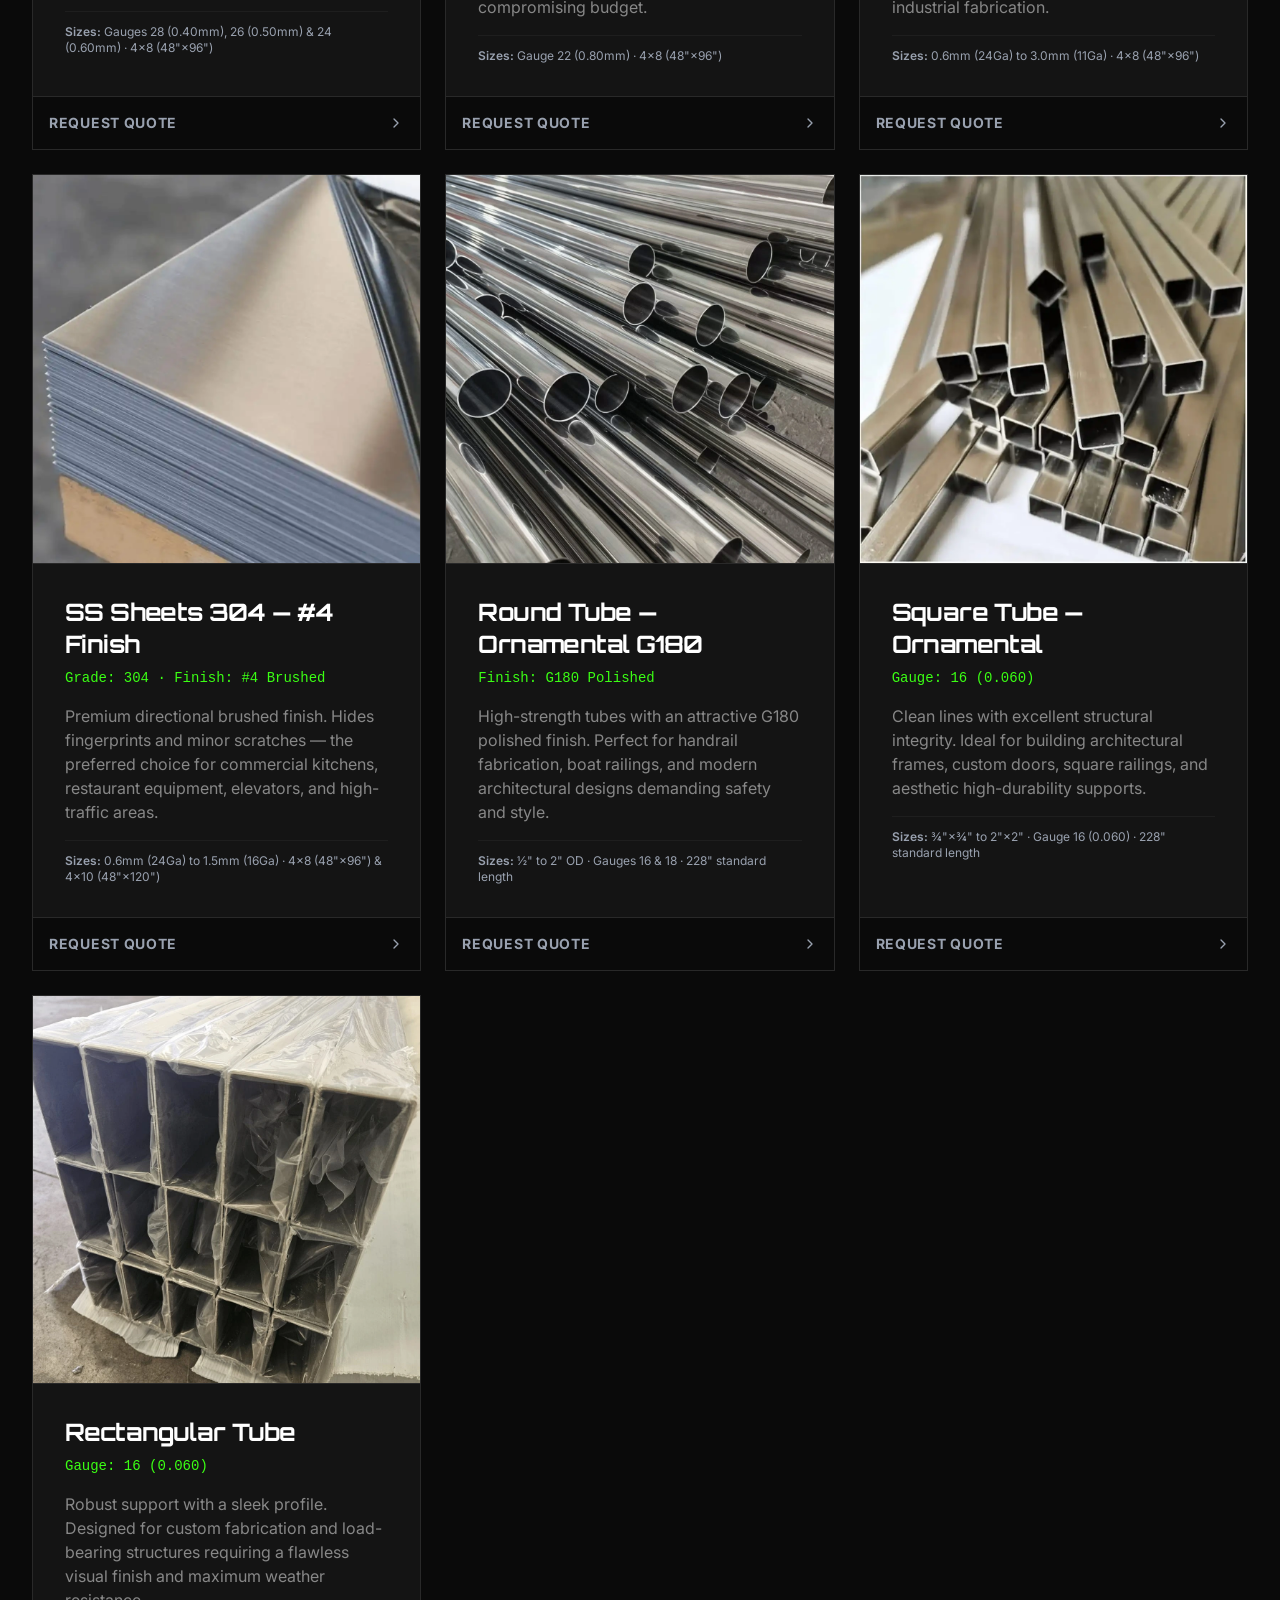
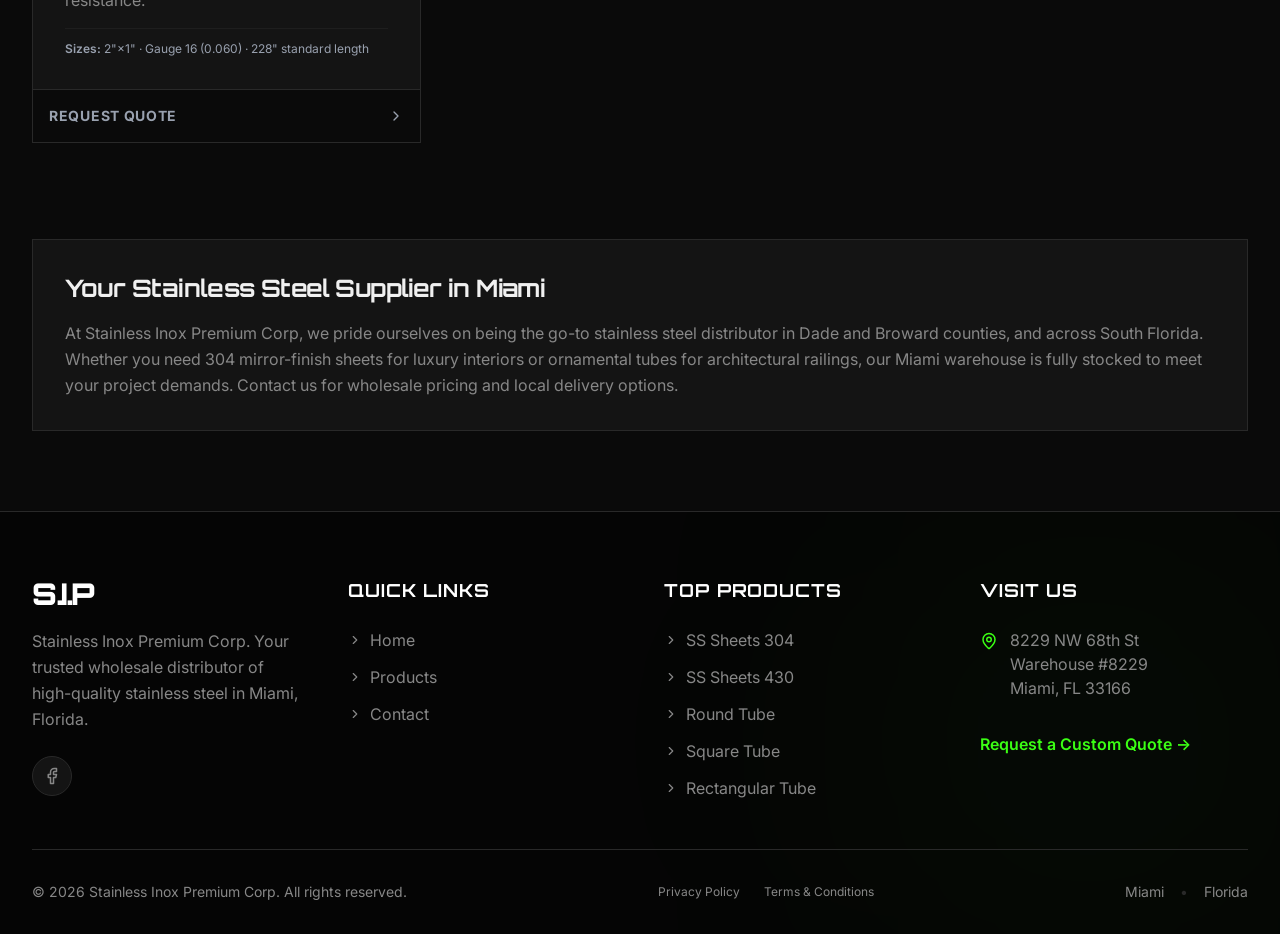
<file: pages/products.html>
<!DOCTYPE html>
<html lang="en">
<head>
    <!-- Google tag (gtag.js) -->
    <script async src="https://www.googletagmanager.com/gtag/js?id=G-3RP966E97Y"></script>
    <script>
      window.dataLayer = window.dataLayer || [];
      function gtag(){dataLayer.push(arguments);}
      gtag('js', new Date());

      gtag('config', 'G-3RP966E97Y');
    </script>
    <link rel="icon" type="image/png" href="../favicoin.png">
    <meta charset="UTF-8">
    <meta name="viewport" content="width=device-width, initial-scale=1.0">
    <title>Stainless Steel Products Catalog | Sheets, Tubes | S.I.P Miami</title>
    <meta name="description" content="Explore our catalog of premium stainless steel sheets (304 BA Mirror, 304 2B, 304 #4, 430 #4) and ornamental tubes (round, square, rectangular). Wholesale in Miami, FL.">
    <meta name="keywords" content="stainless steel catalog, stainless steel sheets 304, stainless steel sheets 430, BA mirror finish, 2B matte finish, #4 brushed finish, ornamental round tube, square tube, rectangular tube, wholesale Miami Florida">
    <meta name="robots" content="index, follow">
    <link rel="stylesheet" href="../assets/css/style.css">
    <link href="https://fonts.googleapis.com/css2?family=Inter:wght@400;500;600;700;800;900&family=Orbitron:wght@400;500;600;700;800;900&display=swap" rel="stylesheet">
    <style>
        header { position: fixed; top: 0; width: 100%; z-index: 100; transition: all 0.3s; }

        .steel-text {
            background-image: 
                linear-gradient(120deg, transparent 0%, transparent 40%, rgba(255, 255, 255, 0.8) 50%, transparent 60%, transparent 100%),
                url('../assets/images/Fondo-acero-inoxidable.webp');
            background-size: 200% 100%, cover;
            background-position: -100% 0, center;
            background-repeat: no-repeat, no-repeat;
            color: transparent;
            -webkit-background-clip: text;
            background-clip: text;
            display: inline-block;
            transition: transform 0.3s ease-out;
            transform-origin: center;
        }
        .steel-text:hover {
            transform: scale(1.05);
        }
        .steel-text.shine-active {
            animation: steelShine 1s ease-in-out forwards;
        }
        @keyframes steelShine {
            0% { background-position: -100% 0, center; }
            100% { background-position: 200% 0, center; }
        }

        @keyframes hero-slideshow {
            0% { opacity: 0.5; transform: scale(1.02); }
            45% { opacity: 0.5; transform: scale(1.05); }
            50% { opacity: 0; transform: scale(1.06); }
            95% { opacity: 0; transform: scale(1.0); }
            100% { opacity: 0.5; transform: scale(1.02); }
        }
        .hero-slide {
            position: absolute;
            top: 0;
            left: 0;
            width: 100%;
            height: 100%;
            object-fit: cover;
            opacity: 0;
            will-change: opacity, transform;
            animation: hero-slideshow 10s infinite ease-in-out;
        }
        img.hero-slide:nth-of-type(1) { animation-delay: 0s; }
        img.hero-slide:nth-of-type(2) { animation-delay: -5s; }
    </style>
</head>
<body id="page-products" data-basepath="../" class="bg-background text-foreground font-sans pt-20">
    <div id="root" class="flex flex-col min-h-screen">
        <div id="header-placeholder"></div>
        <main class="flex-grow"><div class="flex-grow flex flex-col" style="opacity: 1; filter: blur(0px);">
          <section class="relative min-h-[90vh] flex items-center justify-center overflow-hidden border-b border-border" aria-label="Stainless Steel Products Catalog Hero">
            <div class="absolute inset-0 z-0 bg-black">
              <img alt="Stainless Steel Products Catalog" class="hero-slide" width="1920" height="1080" loading="eager" src="../assets/images/Stainless-Steel-Products.webp">
              <img alt="Stainless Steel Warehouse Miami" class="hero-slide" width="1920" height="1080" loading="eager" src="../assets/images/Stainless-Steel-Products-1.webp">
              <div class="absolute inset-0 bg-gradient-to-b from-background/60 via-background/40 to-background z-10 pointer-events-none"></div>
              <div class="absolute inset-0 bg-grid-pattern opacity-10 z-10 pointer-events-none"></div>
            </div>
            <div
              class="max-w-7xl mx-auto px-4 sm:px-6 lg:px-8 relative z-10 text-center">
              <h1 class="text-4xl md:text-6xl font-black font-display uppercase mb-4"
                style="opacity: 1; transform: none;">
                <span onmouseenter="this.classList.remove('shine-active'); void this.offsetWidth; this.classList.add('shine-active');"
                    class="steel-text">
                    Product
                  </span>
                   Catalog
              </h1>
              <h2 class="text-lg md:text-xl font-semibold text-primary/80 uppercase tracking-widest mb-6" style="opacity: 1; transform: none;">Wholesale Sheets · Tubes — South Florida</h2>
              <p class="text-lg md:text-xl text-gray-300 max-w-2xl mx-auto leading-relaxed"
                style="opacity: 1; transform: none;">
                  Trusted wholesale source for ASTM stainless steel in Miami. Grades 304 &amp; 430 — Sheets, Round Tubes, Square Tubes &amp; Rectangular Tubes with custom cuts and same-day pickup.
              </p>
            </div>
            <div class="absolute bottom-0 left-0 right-0 z-20 bg-background/80 backdrop-blur-md border-t border-border py-6">
                <div class="max-w-7xl mx-auto px-4 sm:px-6 lg:px-8">
                    <div class="flex flex-col md:flex-row items-center justify-between gap-6">
                        <h3 class="text-xl font-display font-bold whitespace-nowrap text-white uppercase tracking-wider">Available Finishes:</h3>
                        <div class="flex flex-wrap gap-3 justify-center md:justify-end">
                            <span class="px-4 py-2 bg-card border border-border text-xs font-bold uppercase tracking-widest rounded-sm text-gray-300">BA Mirror</span>
                            <span class="px-4 py-2 bg-card border border-border text-xs font-bold uppercase tracking-widest rounded-sm text-gray-300">#4 Brushed</span>
                            <span class="px-4 py-2 bg-card border border-border text-xs font-bold uppercase tracking-widest rounded-sm text-gray-300">2B Matte</span>
                            <span class="px-4 py-2 bg-card border border-border text-xs font-bold uppercase tracking-widest rounded-sm text-gray-300">G180 Polished</span>
                        </div>
                    </div>
                </div>
            </div>
          </section>
          <section class="py-20 bg-background">
            <div
              class="max-w-7xl mx-auto px-4 sm:px-6 lg:px-8">
              <div
                class="grid grid-cols-1 md:grid-cols-2 lg:grid-cols-3 gap-6">

                <!-- Product 1: SS Sheets 304 - BA Mirror -->
                <div
                  class="group flex flex-col bg-card border border-border hover:border-primary/50 transition-colors"
                  style="opacity: 1; transform: none;">
                  <div class="h-48 overflow-hidden border-b border-border w-full relative">
                        <img src="../assets/images/lamina_espejo2.webp" alt="Stainless Steel Sheet 304 BA Mirror Finish in Miami" title="304 Stainless Steel Sheet - BA Mirror Finish" class="w-full h-full object-cover group-hover:scale-110 transition-transform duration-500" loading="lazy">
                    </div>
                  <div class="p-8 flex-grow">
                    <h3 class="text-2xl font-display font-bold text-white mb-2">
                        SS Sheets 304 — BA Mirror
                    </h3>
                    <p class="text-sm font-mono text-primary mb-4">
                        Grade: 304 · Finish: BA Mirror
                    </p>
                    <p class="text-muted-foreground mb-4">
                        Highly reflective mirror finish. Ideal for luxury architectural projects, interior decoration, and applications where a premium, brilliant aesthetic is essential.
                    </p>
                    <div class="text-xs text-gray-400 border-t border-border/50 pt-3 mt-auto">
                        <span class="font-semibold text-primary/70">Sizes:</span> Gauges 28 (0.40mm), 26 (0.50mm) &amp; 24 (0.60mm) · 4×8 (48"×96")
                    </div>
                  </div>
                  <div class="border-t border-border p-4 bg-background"><a href="../index.html?product=sheet-304-ba-mirror#quote"
                      class="flex items-center justify-between text-sm font-bold uppercase tracking-wider text-gray-400 group-hover:text-primary transition-colors">
                        Request Quote <svg xmlns="http://www.w3.org/2000/svg" width="16" height="16" viewBox="0 0 24 24"
                        fill="none" stroke="currentColor" stroke-width="2" stroke-linecap="round"
                        stroke-linejoin="round"
                        class="lucide lucide-chevron-right transform group-hover:translate-x-1 transition-transform"
                        aria-hidden="true">
                        <path d="m9 18 6-6-6-6"></path>
                      </svg>
                    </a></div>
                </div>

                <!-- Product 2: SS Sheets 430 - #4 -->
                <div
                  class="group flex flex-col bg-card border border-border hover:border-primary/50 transition-colors"
                  style="opacity: 1; transform: none;">
                  <div class="h-48 overflow-hidden border-b border-border w-full relative">
                        <img src="../assets/images/lamina_satinada1.webp" alt="Stainless Steel Sheet 430 #4 Brushed Finish in Miami" title="430 Stainless Steel Sheet - #4 Brushed Finish" class="w-full h-full object-cover group-hover:scale-110 transition-transform duration-500" loading="lazy">
                    </div>
                  <div class="p-8 flex-grow">
                    <h3 class="text-2xl font-display font-bold text-white mb-2">
                        SS Sheets 430 — #4 Finish
                    </h3>
                    <p class="text-sm font-mono text-primary mb-4">
                        Grade: 430 · Finish: #4 Brushed
                    </p>
                    <p class="text-muted-foreground mb-4">
                        Durable and affordable brushed finish. Excellent for appliance cladding, range hoods, and commercial indoor projects requiring a clean, professional look without compromising budget.
                    </p>
                    <div class="text-xs text-gray-400 border-t border-border/50 pt-3 mt-auto">
                        <span class="font-semibold text-primary/70">Sizes:</span> Gauge 22 (0.80mm) · 4×8 (48"×96")
                    </div>
                  </div>
                  <div class="border-t border-border p-4 bg-background"><a href="../index.html?product=sheet-430-no4#quote"
                      class="flex items-center justify-between text-sm font-bold uppercase tracking-wider text-gray-400 group-hover:text-primary transition-colors">
                        Request Quote <svg xmlns="http://www.w3.org/2000/svg" width="16" height="16" viewBox="0 0 24 24"
                        fill="none" stroke="currentColor" stroke-width="2" stroke-linecap="round"
                        stroke-linejoin="round"
                        class="lucide lucide-chevron-right transform group-hover:translate-x-1 transition-transform"
                        aria-hidden="true">
                        <path d="m9 18 6-6-6-6"></path>
                      </svg>
                    </a></div>
                </div>

                <!-- Product 3: SS Sheets 304 - 2B -->
                <div
                  class="group flex flex-col bg-card border border-border hover:border-primary/50 transition-colors"
                  style="opacity: 1; transform: none;">
                  <div class="h-48 overflow-hidden border-b border-border w-full relative">
                        <img src="../assets/images/lamina_mate1.webp" alt="Stainless Steel Sheet 304 2B Matte Finish in Miami" title="304 Stainless Steel Sheet - 2B Matte Finish" class="w-full h-full object-cover group-hover:scale-110 transition-transform duration-500" loading="lazy">
                    </div>
                  <div class="p-8 flex-grow">
                    <h3 class="text-2xl font-display font-bold text-white mb-2">
                        SS Sheets 304 — 2B Finish
                    </h3>
                    <p class="text-sm font-mono text-primary mb-4">
                        Grade: 304 · Finish: 2B Matte
                    </p>
                    <p class="text-muted-foreground mb-4">
                        Smooth, matte, and highly corrosion-resistant finish. The industry standard — perfect for food processing equipment, medical applications, tanks, and general industrial fabrication.
                    </p>
                    <div class="text-xs text-gray-400 border-t border-border/50 pt-3 mt-auto">
                        <span class="font-semibold text-primary/70">Sizes:</span> 0.6mm (24Ga) to 3.0mm (11Ga) · 4×8 (48"×96")
                    </div>
                  </div>
                  <div class="border-t border-border p-4 bg-background"><a href="../index.html?product=sheet-304-2b#quote"
                      class="flex items-center justify-between text-sm font-bold uppercase tracking-wider text-gray-400 group-hover:text-primary transition-colors">
                        Request Quote <svg xmlns="http://www.w3.org/2000/svg" width="16" height="16" viewBox="0 0 24 24"
                        fill="none" stroke="currentColor" stroke-width="2" stroke-linecap="round"
                        stroke-linejoin="round"
                        class="lucide lucide-chevron-right transform group-hover:translate-x-1 transition-transform"
                        aria-hidden="true">
                        <path d="m9 18 6-6-6-6"></path>
                      </svg>
                    </a></div>
                </div>

                <!-- Product 4: SS Sheets 304 - #4 -->
                <div
                  class="group flex flex-col bg-card border border-border hover:border-primary/50 transition-colors"
                  style="opacity: 1; transform: none;">
                  <div class="h-48 overflow-hidden border-b border-border w-full relative">
                        <img src="../assets/images/lamina_satinada1.webp" alt="Stainless Steel Sheet 304 #4 Brushed Finish in Miami" title="304 Stainless Steel Sheet - #4 Brushed Finish" class="w-full h-full object-cover group-hover:scale-110 transition-transform duration-500" loading="lazy">
                    </div>
                  <div class="p-8 flex-grow">
                    <h3 class="text-2xl font-display font-bold text-white mb-2">
                        SS Sheets 304 — #4 Finish
                    </h3>
                    <p class="text-sm font-mono text-primary mb-4">
                        Grade: 304 · Finish: #4 Brushed
                    </p>
                    <p class="text-muted-foreground mb-4">
                        Premium directional brushed finish. Hides fingerprints and minor scratches — the preferred choice for commercial kitchens, restaurant equipment, elevators, and high-traffic areas.
                    </p>
                    <div class="text-xs text-gray-400 border-t border-border/50 pt-3 mt-auto">
                        <span class="font-semibold text-primary/70">Sizes:</span> 0.6mm (24Ga) to 1.5mm (16Ga) · 4×8 (48"×96") &amp; 4×10 (48"×120")
                    </div>
                  </div>
                  <div class="border-t border-border p-4 bg-background"><a href="../index.html?product=sheet-304-no4#quote"
                      class="flex items-center justify-between text-sm font-bold uppercase tracking-wider text-gray-400 group-hover:text-primary transition-colors">
                        Request Quote <svg xmlns="http://www.w3.org/2000/svg" width="16" height="16" viewBox="0 0 24 24"
                        fill="none" stroke="currentColor" stroke-width="2" stroke-linecap="round"
                        stroke-linejoin="round"
                        class="lucide lucide-chevron-right transform group-hover:translate-x-1 transition-transform"
                        aria-hidden="true">
                        <path d="m9 18 6-6-6-6"></path>
                      </svg>
                    </a></div>
                </div>

                <!-- Product 5: Round Tube - Ornamental G180 -->
                <div
                  class="group flex flex-col bg-card border border-border hover:border-primary/50 transition-colors"
                  style="opacity: 1; transform: none;">
                  <div class="h-48 overflow-hidden border-b border-border w-full relative">
                        <img src="../assets/images/tubos_redondos1.webp" alt="Stainless Steel Round Tube Ornamental G180 in Miami" title="Stainless Steel Round Tube - Ornamental G180" class="w-full h-full object-cover group-hover:scale-110 transition-transform duration-500" loading="lazy">
                    </div>
                  <div class="p-8 flex-grow">
                    <h3 class="text-2xl font-display font-bold text-white mb-2">
                        Round Tube — Ornamental G180
                    </h3>
                    <p class="text-sm font-mono text-primary mb-4">
                        Finish: G180 Polished
                    </p>
                    <p class="text-muted-foreground mb-4">
                        High-strength tubes with an attractive G180 polished finish. Perfect for handrail fabrication, boat railings, and modern architectural designs demanding safety and style.
                    </p>
                    <div class="text-xs text-gray-400 border-t border-border/50 pt-3 mt-auto">
                        <span class="font-semibold text-primary/70">Sizes:</span> ½" to 2" OD · Gauges 16 &amp; 18 · 228" standard length
                    </div>
                  </div>
                  <div class="border-t border-border p-4 bg-background"><a href="../index.html?product=round-tube-g180#quote"
                      class="flex items-center justify-between text-sm font-bold uppercase tracking-wider text-gray-400 group-hover:text-primary transition-colors">
                        Request Quote <svg xmlns="http://www.w3.org/2000/svg" width="16" height="16" viewBox="0 0 24 24"
                        fill="none" stroke="currentColor" stroke-width="2" stroke-linecap="round"
                        stroke-linejoin="round"
                        class="lucide lucide-chevron-right transform group-hover:translate-x-1 transition-transform"
                        aria-hidden="true">
                        <path d="m9 18 6-6-6-6"></path>
                      </svg>
                    </a></div>
                </div>

                <!-- Product 6: Square Tube - Ornamental -->
                <div
                  class="group flex flex-col bg-card border border-border hover:border-primary/50 transition-colors"
                  style="opacity: 1; transform: none;">
                  <div class="h-48 overflow-hidden border-b border-border w-full relative">
                        <img src="../assets/images/tubos_cuadrados3.webp" alt="Stainless Steel Square Tube Ornamental in Miami" title="Stainless Steel Square Tube - Ornamental" class="w-full h-full object-cover group-hover:scale-110 transition-transform duration-500" loading="lazy">
                    </div>
                  <div class="p-8 flex-grow">
                    <h3 class="text-2xl font-display font-bold text-white mb-2">
                        Square Tube — Ornamental
                    </h3>
                    <p class="text-sm font-mono text-primary mb-4">
                        Gauge: 16 (0.060)
                    </p>
                    <p class="text-muted-foreground mb-4">
                        Clean lines with excellent structural integrity. Ideal for building architectural frames, custom doors, square railings, and aesthetic high-durability supports.
                    </p>
                    <div class="text-xs text-gray-400 border-t border-border/50 pt-3 mt-auto">
                        <span class="font-semibold text-primary/70">Sizes:</span> ¾"×¾" to 2"×2" · Gauge 16 (0.060) · 228" standard length
                    </div>
                  </div>
                  <div class="border-t border-border p-4 bg-background"><a href="../index.html?product=square-tube-ornamental#quote"
                      class="flex items-center justify-between text-sm font-bold uppercase tracking-wider text-gray-400 group-hover:text-primary transition-colors">
                        Request Quote <svg xmlns="http://www.w3.org/2000/svg" width="16" height="16" viewBox="0 0 24 24"
                        fill="none" stroke="currentColor" stroke-width="2" stroke-linecap="round"
                        stroke-linejoin="round"
                        class="lucide lucide-chevron-right transform group-hover:translate-x-1 transition-transform"
                        aria-hidden="true">
                        <path d="m9 18 6-6-6-6"></path>
                      </svg>
                    </a></div>
                </div>

                <!-- Product 7: Rectangular Tube -->
                <div
                  class="group flex flex-col bg-card border border-border hover:border-primary/50 transition-colors"
                  style="opacity: 1; transform: none;">
                  <div class="h-48 overflow-hidden border-b border-border w-full relative">
                        <img src="../assets/images/tubos_rectangulares2.webp" alt="Stainless Steel Rectangular Tube in Miami" title="Stainless Steel Rectangular Tube" class="w-full h-full object-cover group-hover:scale-110 transition-transform duration-500" loading="lazy">
                    </div>
                  <div class="p-8 flex-grow">
                    <h3 class="text-2xl font-display font-bold text-white mb-2">
                        Rectangular Tube
                    </h3>
                    <p class="text-sm font-mono text-primary mb-4">
                        Gauge: 16 (0.060)
                    </p>
                    <p class="text-muted-foreground mb-4">
                        Robust support with a sleek profile. Designed for custom fabrication and load-bearing structures requiring a flawless visual finish and maximum weather resistance.
                    </p>
                    <div class="text-xs text-gray-400 border-t border-border/50 pt-3 mt-auto">
                        <span class="font-semibold text-primary/70">Sizes:</span> 2"×1" · Gauge 16 (0.060) · 228" standard length
                    </div>
                  </div>
                  <div class="border-t border-border p-4 bg-background"><a href="../index.html?product=rectangular-tube#quote"
                      class="flex items-center justify-between text-sm font-bold uppercase tracking-wider text-gray-400 group-hover:text-primary transition-colors">
                        Request Quote <svg xmlns="http://www.w3.org/2000/svg" width="16" height="16" viewBox="0 0 24 24"
                        fill="none" stroke="currentColor" stroke-width="2" stroke-linecap="round"
                        stroke-linejoin="round"
                        class="lucide lucide-chevron-right transform group-hover:translate-x-1 transition-transform"
                        aria-hidden="true">
                        <path d="m9 18 6-6-6-6"></path>
                      </svg>
                    </a></div>
                </div>

              </div>
              <div
                class="mt-24 p-8 bg-card border border-border">
                <h2
                  class="text-2xl font-display font-bold mb-4">
                    Your Stainless Steel Supplier in Miami
                </h2>
                <p
                  class="text-muted-foreground leading-relaxed">
                    At Stainless Inox Premium Corp, we pride ourselves on being the go-to stainless steel distributor in Dade and Broward counties, and across South Florida. Whether you need 304 mirror-finish sheets for luxury interiors or ornamental tubes for architectural railings, our Miami warehouse is fully stocked to meet your project demands. Contact us for wholesale pricing and local delivery options.
                </p>
              </div>
            </div>
          </section>
        </div></main>
        <div id="footer-placeholder"></div>
    </div>
    <script src="../assets/js/components.js"></script>
</body>
</html>
</file>
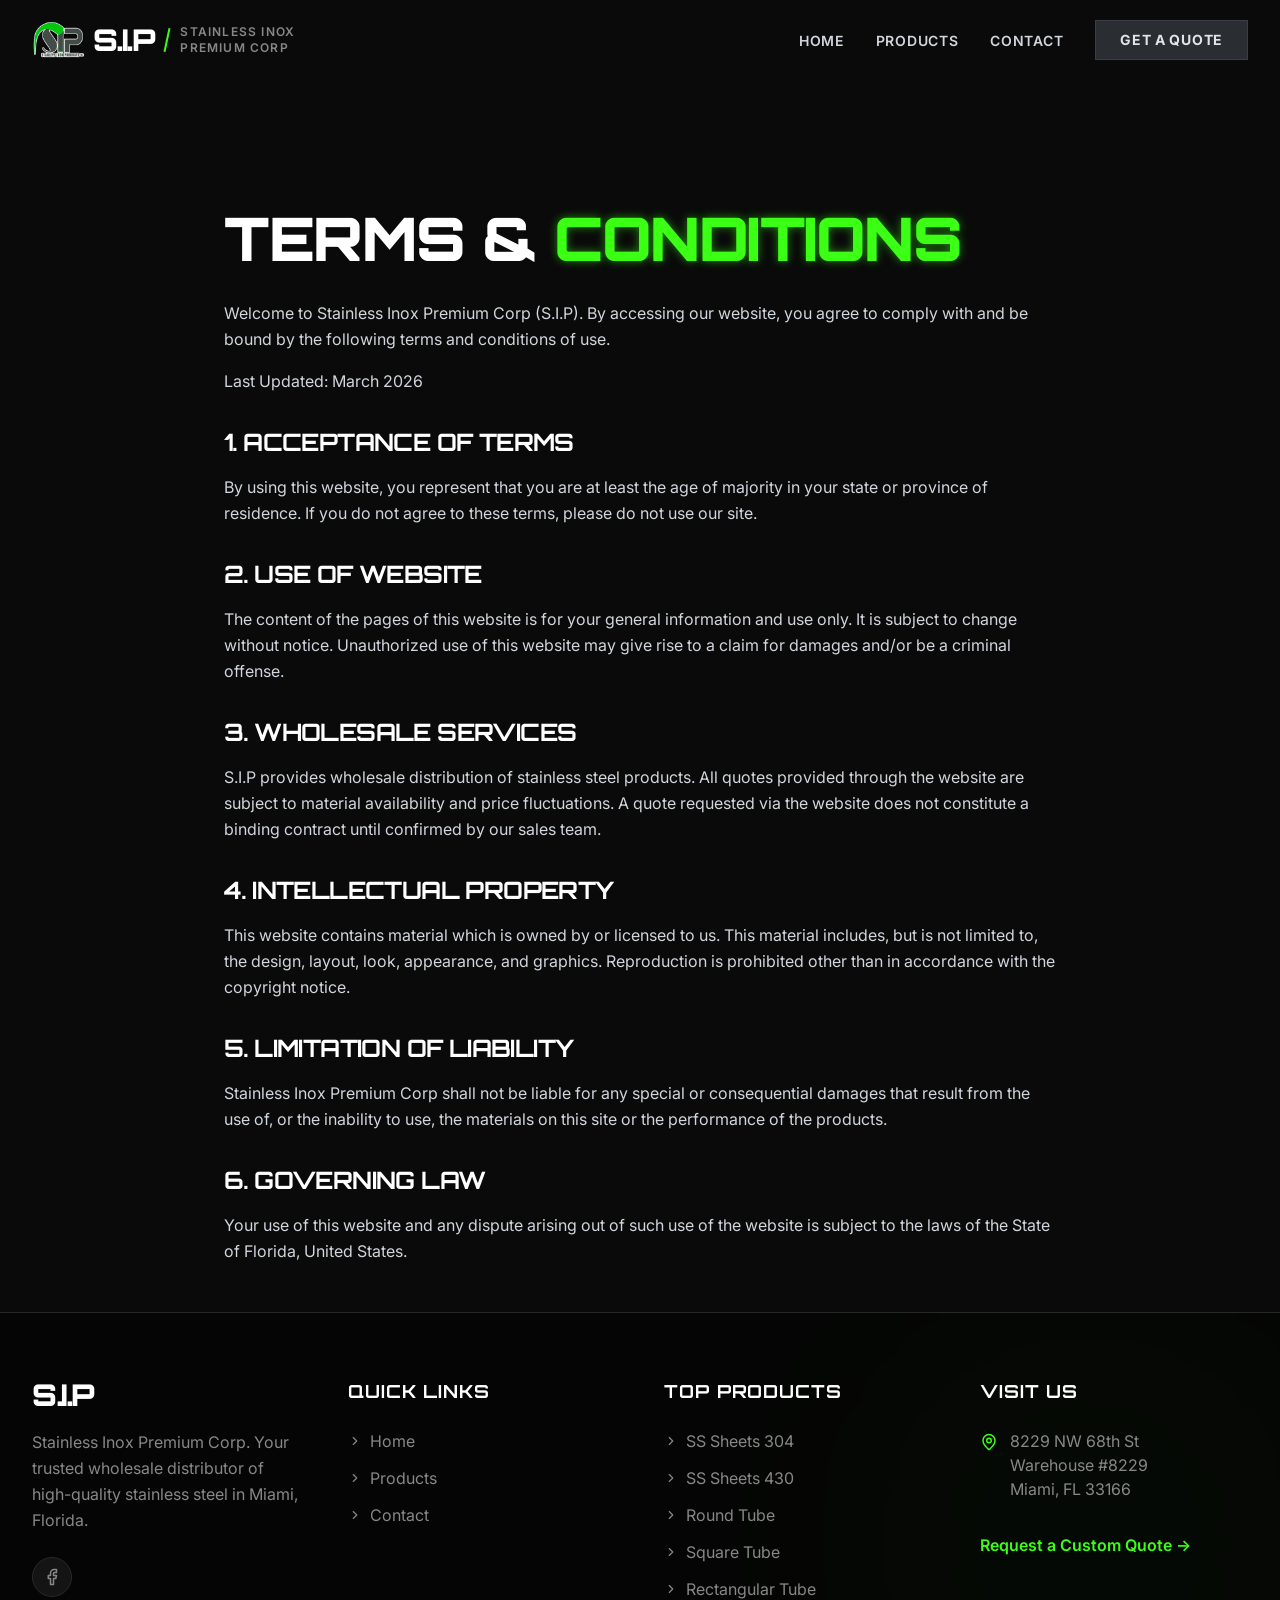
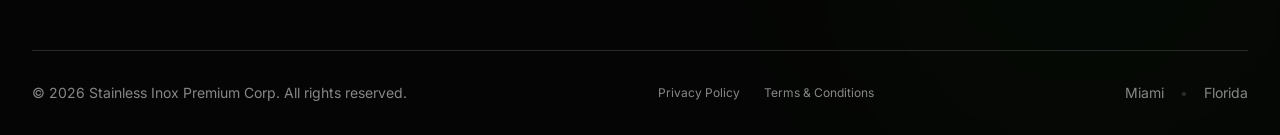
<file: pages/terms-and-conditions.html>
<!DOCTYPE html>
<html lang="en">
<head>
    <!-- Google tag (gtag.js) -->
    <script async src="https://www.googletagmanager.com/gtag/js?id=G-3RP966E97Y"></script>
    <script>
      window.dataLayer = window.dataLayer || [];
      function gtag(){dataLayer.push(arguments);}
      gtag('js', new Date());

      gtag('config', 'G-3RP966E97Y');
    </script>
    <link rel="icon" type="image/png" href="../favicoin.png">
    <meta charset="UTF-8">
    <meta name="viewport" content="width=device-width, initial-scale=1.0">
    <title>Terms and Conditions | Stainless Inox Premium Corp</title>
    <meta name="description" content="Read the Terms and Conditions of service for Stainless Inox Premium Corp. Understand the rules for using our website and wholesale services.">
    <meta name="robots" content="noindex, follow">
    <link rel="stylesheet" href="../assets/css/style.css">
    <link href="https://fonts.googleapis.com/css2?family=Inter:wght@400;500;600;700;800;900&family=Orbitron:wght@400;500;600;700;800;900&display=swap" rel="stylesheet">
</head>
<body id="page-terms" data-basepath="../" class="bg-background text-foreground font-sans pt-20">
    <div id="root" class="flex flex-col min-h-screen">
        <div id="header-placeholder"></div>
        <main class="flex-grow pt-20">
            <section class="max-w-4xl mx-auto px-4 sm:px-6 lg:px-8 py-12">
                <h1 class="text-4xl md:text-6xl font-black font-display uppercase mb-8 text-white">
                    Terms & <span class="text-primary text-glow">Conditions</span>
                </h1>
                
                <div class="space-y-8 text-gray-300 leading-relaxed">
                    <section>
                        <p class="mb-4">Welcome to Stainless Inox Premium Corp (S.I.P). By accessing our website, you agree to comply with and be bound by the following terms and conditions of use.</p>
                        <p>Last Updated: March 2026</p>
                    </section>

                    <section>
                        <h2 class="text-2xl font-bold text-white mb-4 uppercase">1. Acceptance of Terms</h2>
                        <p>By using this website, you represent that you are at least the age of majority in your state or province of residence. If you do not agree to these terms, please do not use our site.</p>
                    </section>

                    <section>
                        <h2 class="text-2xl font-bold text-white mb-4 uppercase">2. Use of Website</h2>
                        <p>The content of the pages of this website is for your general information and use only. It is subject to change without notice. Unauthorized use of this website may give rise to a claim for damages and/or be a criminal offense.</p>
                    </section>

                    <section>
                        <h2 class="text-2xl font-bold text-white mb-4 uppercase">3. Wholesale Services</h2>
                        <p>S.I.P provides wholesale distribution of stainless steel products. All quotes provided through the website are subject to material availability and price fluctuations. A quote requested via the website does not constitute a binding contract until confirmed by our sales team.</p>
                    </section>

                    <section>
                        <h2 class="text-2xl font-bold text-white mb-4 uppercase">4. Intellectual Property</h2>
                        <p>This website contains material which is owned by or licensed to us. This material includes, but is not limited to, the design, layout, look, appearance, and graphics. Reproduction is prohibited other than in accordance with the copyright notice.</p>
                    </section>

                    <section>
                        <h2 class="text-2xl font-bold text-white mb-4 uppercase">5. Limitation of Liability</h2>
                        <p>Stainless Inox Premium Corp shall not be liable for any special or consequential damages that result from the use of, or the inability to use, the materials on this site or the performance of the products.</p>
                    </section>

                    <section>
                        <h2 class="text-2xl font-bold text-white mb-4 uppercase">6. Governing Law</h2>
                        <p>Your use of this website and any dispute arising out of such use of the website is subject to the laws of the State of Florida, United States.</p>
                    </section>
                </div>
            </section>
        </main>
        <div id="footer-placeholder"></div>
    </div>
    <script src="../assets/js/components.js"></script>
</body>
</html>
</file>
<file: assets/css/style.css>
@import url('https://fonts.googleapis.com/css2?family=Inter:wght@300;400;500;600&family=Orbitron:wght@400;500;600;700;800;900&display=swap');
@layer properties;
@layer theme, base, components, utilities;
/*! tailwindcss v4.2.1 | MIT License | https://tailwindcss.com */
@layer theme {
  :root, :host {
    --font-mono: ui-monospace, SFMono-Regular, Menlo, Monaco, Consolas, "Liberation Mono",
      "Courier New", monospace;
    --color-red-50: oklch(97.1% 0.013 17.38);
    --color-red-300: oklch(80.8% 0.114 19.571);
    --color-red-400: oklch(70.4% 0.191 22.216);
    --color-red-600: oklch(57.7% 0.245 27.325);
    --color-emerald-300: oklch(84.5% 0.143 164.978);
    --color-gray-300: oklch(87.2% 0.01 258.338);
    --color-gray-400: oklch(70.7% 0.022 261.325);
    --color-gray-600: oklch(44.6% 0.03 256.802);
    --color-black: #000;
    --color-white: #fff;
    --spacing: 0.25rem;
    --container-sm: 24rem;
    --container-md: 28rem;
    --container-lg: 32rem;
    --container-xl: 36rem;
    --container-2xl: 42rem;
    --container-4xl: 56rem;
    --container-7xl: 80rem;
    --text-xs: 0.75rem;
    --text-xs--line-height: calc(1 / 0.75);
    --text-sm: 0.875rem;
    --text-sm--line-height: calc(1.25 / 0.875);
    --text-base: 1rem;
    --text-base--line-height: calc(1.5 / 1);
    --text-lg: 1.125rem;
    --text-lg--line-height: calc(1.75 / 1.125);
    --text-xl: 1.25rem;
    --text-xl--line-height: calc(1.75 / 1.25);
    --text-2xl: 1.5rem;
    --text-2xl--line-height: calc(2 / 1.5);
    --text-3xl: 1.875rem;
    --text-3xl--line-height: calc(2.25 / 1.875);
    --text-4xl: 2.25rem;
    --text-4xl--line-height: calc(2.5 / 2.25);
    --text-5xl: 3rem;
    --text-5xl--line-height: 1;
    --text-6xl: 3.75rem;
    --text-6xl--line-height: 1;
    --text-7xl: 4.5rem;
    --text-7xl--line-height: 1;
    --font-weight-normal: 400;
    --font-weight-medium: 500;
    --font-weight-semibold: 600;
    --font-weight-bold: 700;
    --font-weight-black: 900;
    --tracking-tighter: -0.05em;
    --tracking-tight: -0.025em;
    --tracking-wide: 0.025em;
    --tracking-wider: 0.05em;
    --tracking-widest: 0.1em;
    --leading-snug: 1.375;
    --leading-normal: 1.5;
    --leading-relaxed: 1.625;
    --ease-out: cubic-bezier(0, 0, 0.2, 1);
    --ease-in-out: cubic-bezier(0.4, 0, 0.2, 1);
    --animate-spin: spin 1s linear infinite;
    --animate-pulse: pulse 2s cubic-bezier(0.4, 0, 0.6, 1) infinite;
    --blur-md: 12px;
    --blur-xl: 24px;
    --aspect-video: 16 / 9;
    --default-transition-duration: 150ms;
    --default-transition-timing-function: cubic-bezier(0.4, 0, 0.2, 1);
    --default-font-family: 'Inter', sans-serif;
    --default-mono-font-family: var(--font-mono);
    --color-border: hsl(0, 0%, 16%);
    --font-display: 'Orbitron', sans-serif;
  }
}
@layer base {
  *, ::after, ::before, ::backdrop, ::file-selector-button {
    box-sizing: border-box;
    margin: 0;
    padding: 0;
    border: 0 solid;
  }
  html, :host {
    line-height: 1.5;
    -webkit-text-size-adjust: 100%;
    tab-size: 4;
    font-family: var(--default-font-family, ui-sans-serif, system-ui, sans-serif, "Apple Color Emoji", "Segoe UI Emoji", "Segoe UI Symbol", "Noto Color Emoji");
    font-feature-settings: var(--default-font-feature-settings, normal);
    font-variation-settings: var(--default-font-variation-settings, normal);
    -webkit-tap-highlight-color: transparent;
  }
  hr {
    height: 0;
    color: inherit;
    border-top-width: 1px;
  }
  abbr:where([title]) {
    -webkit-text-decoration: underline dotted;
    text-decoration: underline dotted;
  }
  h1, h2, h3, h4, h5, h6 {
    font-size: inherit;
    font-weight: inherit;
  }
  a {
    color: inherit;
    -webkit-text-decoration: inherit;
    text-decoration: inherit;
  }
  b, strong {
    font-weight: bolder;
  }
  code, kbd, samp, pre {
    font-family: var(--default-mono-font-family, ui-monospace, SFMono-Regular, Menlo, Monaco, Consolas, "Liberation Mono", "Courier New", monospace);
    font-feature-settings: var(--default-mono-font-feature-settings, normal);
    font-variation-settings: var(--default-mono-font-variation-settings, normal);
    font-size: 1em;
  }
  small {
    font-size: 80%;
  }
  sub, sup {
    font-size: 75%;
    line-height: 0;
    position: relative;
    vertical-align: baseline;
  }
  sub {
    bottom: -0.25em;
  }
  sup {
    top: -0.5em;
  }
  table {
    text-indent: 0;
    border-color: inherit;
    border-collapse: collapse;
  }
  :-moz-focusring {
    outline: auto;
  }
  progress {
    vertical-align: baseline;
  }
  summary {
    display: list-item;
  }
  ol, ul, menu {
    list-style: none;
  }
  img, svg, video, canvas, audio, iframe, embed, object {
    display: block;
    vertical-align: middle;
  }
  img, video {
    max-width: 100%;
    height: auto;
  }
  button, input, select, optgroup, textarea, ::file-selector-button {
    font: inherit;
    font-feature-settings: inherit;
    font-variation-settings: inherit;
    letter-spacing: inherit;
    color: inherit;
    border-radius: 0;
    background-color: transparent;
    opacity: 1;
  }
  :where(select:is([multiple], [size])) optgroup {
    font-weight: bolder;
  }
  :where(select:is([multiple], [size])) optgroup option {
    padding-inline-start: 20px;
  }
  ::file-selector-button {
    margin-inline-end: 4px;
  }
  ::placeholder {
    opacity: 1;
  }
  @supports (not (-webkit-appearance: -apple-pay-button))  or (contain-intrinsic-size: 1px) {
    ::placeholder {
      color: currentcolor;
      @supports (color: color-mix(in lab, red, red)) {
        color: color-mix(in oklab, currentcolor 50%, transparent);
      }
    }
  }
  textarea {
    resize: vertical;
  }
  ::-webkit-search-decoration {
    -webkit-appearance: none;
  }
  ::-webkit-date-and-time-value {
    min-height: 1lh;
    text-align: inherit;
  }
  ::-webkit-datetime-edit {
    display: inline-flex;
  }
  ::-webkit-datetime-edit-fields-wrapper {
    padding: 0;
  }
  ::-webkit-datetime-edit, ::-webkit-datetime-edit-year-field, ::-webkit-datetime-edit-month-field, ::-webkit-datetime-edit-day-field, ::-webkit-datetime-edit-hour-field, ::-webkit-datetime-edit-minute-field, ::-webkit-datetime-edit-second-field, ::-webkit-datetime-edit-millisecond-field, ::-webkit-datetime-edit-meridiem-field {
    padding-block: 0;
  }
  ::-webkit-calendar-picker-indicator {
    line-height: 1;
  }
  :-moz-ui-invalid {
    box-shadow: none;
  }
  button, input:where([type="button"], [type="reset"], [type="submit"]), ::file-selector-button {
    appearance: button;
  }
  ::-webkit-inner-spin-button, ::-webkit-outer-spin-button {
    height: auto;
  }
  [hidden]:where(:not([hidden="until-found"])) {
    display: none !important;
  }
}
@layer utilities {
  .\@container\/field-group {
    container-type: inline-size;
    container-name: field-group;
  }
  .pointer-events-auto {
    pointer-events: auto;
  }
  .pointer-events-none {
    pointer-events: none;
  }
  .invisible {
    visibility: hidden;
  }
  .visible {
    visibility: visible;
  }
  .sr-only {
    position: absolute;
    width: 1px;
    height: 1px;
    padding: 0;
    margin: -1px;
    overflow: hidden;
    clip-path: inset(50%);
    white-space: nowrap;
    border-width: 0;
  }
  .absolute {
    position: absolute;
  }
  .fixed {
    position: fixed;
  }
  .relative {
    position: relative;
  }
  .static {
    position: static;
  }
  .inset-0 {
    inset: calc(var(--spacing) * 0);
  }
  .inset-x-0 {
    inset-inline: calc(var(--spacing) * 0);
  }
  .inset-y-0 {
    inset-block: calc(var(--spacing) * 0);
  }
  .start {
    inset-inline-start: var(--spacing);
  }
  .-top-12 {
    top: calc(var(--spacing) * -12);
  }
  .top-0 {
    top: calc(var(--spacing) * 0);
  }
  .top-1\.5 {
    top: calc(var(--spacing) * 1.5);
  }
  .top-1\/2 {
    top: calc(1 / 2 * 100%);
  }
  .top-2 {
    top: calc(var(--spacing) * 2);
  }
  .top-3\.5 {
    top: calc(var(--spacing) * 3.5);
  }
  .top-4 {
    top: calc(var(--spacing) * 4);
  }
  .top-\[1px\] {
    top: 1px;
  }
  .top-\[50\%\] {
    top: 50%;
  }
  .top-\[60\%\] {
    top: 60%;
  }
  .top-full {
    top: 100%;
  }
  .-right-12 {
    right: calc(var(--spacing) * -12);
  }
  .right-0 {
    right: calc(var(--spacing) * 0);
  }
  .right-1 {
    right: calc(var(--spacing) * 1);
  }
  .right-2 {
    right: calc(var(--spacing) * 2);
  }
  .right-3 {
    right: calc(var(--spacing) * 3);
  }
  .right-4 {
    right: calc(var(--spacing) * 4);
  }
  .-bottom-12 {
    bottom: calc(var(--spacing) * -12);
  }
  .bottom-0 {
    bottom: calc(var(--spacing) * 0);
  }
  .-left-12 {
    left: calc(var(--spacing) * -12);
  }
  .left-0 {
    left: calc(var(--spacing) * 0);
  }
  .left-1\/2 {
    left: calc(1 / 2 * 100%);
  }
  .left-2 {
    left: calc(var(--spacing) * 2);
  }
  .left-\[50\%\] {
    left: 50%;
  }
  .z-0 {
    z-index: 0;
  }
  .z-10 {
    z-index: 10;
  }
  .z-20 {
    z-index: 20;
  }
  .z-40 {
    z-index: 40;
  }
  .z-50 {
    z-index: 50;
  }
  .z-\[1\] {
    z-index: 1;
  }
  .z-\[100\] {
    z-index: 100;
  }
  .order-first {
    order: -9999;
  }
  .order-last {
    order: 9999;
  }
  .\!m-0 {
    margin: calc(var(--spacing) * 0) !important;
  }
  .-mx-1 {
    margin-inline: calc(var(--spacing) * -1);
  }
  .mx-1 {
    margin-inline: calc(var(--spacing) * 1);
  }
  .mx-2 {
    margin-inline: calc(var(--spacing) * 2);
  }
  .mx-3\.5 {
    margin-inline: calc(var(--spacing) * 3.5);
  }
  .mx-4 {
    margin-inline: calc(var(--spacing) * 4);
  }
  .mx-auto {
    margin-inline: auto;
  }
  .-my-2 {
    margin-block: calc(var(--spacing) * -2);
  }
  .my-0 {
    margin-block: calc(var(--spacing) * 0);
  }
  .my-0\.5 {
    margin-block: calc(var(--spacing) * 0.5);
  }
  .my-1 {
    margin-block: calc(var(--spacing) * 1);
  }
  .my-8 {
    margin-block: calc(var(--spacing) * 8);
  }
  .-mt-4 {
    margin-top: calc(var(--spacing) * -4);
  }
  .mt-1 {
    margin-top: calc(var(--spacing) * 1);
  }
  .mt-1\.5 {
    margin-top: calc(var(--spacing) * 1.5);
  }
  .mt-2 {
    margin-top: calc(var(--spacing) * 2);
  }
  .mt-4 {
    margin-top: calc(var(--spacing) * 4);
  }
  .mt-8 {
    margin-top: calc(var(--spacing) * 8);
  }
  .mt-10 {
    margin-top: calc(var(--spacing) * 10);
  }
  .mt-24 {
    margin-top: calc(var(--spacing) * 24);
  }
  .mt-auto {
    margin-top: auto;
  }
  .mr-2 {
    margin-right: calc(var(--spacing) * 2);
  }
  .mb-1 {
    margin-bottom: calc(var(--spacing) * 1);
  }
  .mb-2 {
    margin-bottom: calc(var(--spacing) * 2);
  }
  .mb-3 {
    margin-bottom: calc(var(--spacing) * 3);
  }
  .mb-4 {
    margin-bottom: calc(var(--spacing) * 4);
  }
  .mb-6 {
    margin-bottom: calc(var(--spacing) * 6);
  }
  .mb-8 {
    margin-bottom: calc(var(--spacing) * 8);
  }
  .mb-10 {
    margin-bottom: calc(var(--spacing) * 10);
  }
  .mb-12 {
    margin-bottom: calc(var(--spacing) * 12);
  }
  .mb-16 {
    margin-bottom: calc(var(--spacing) * 16);
  }
  .-ml-4 {
    margin-left: calc(var(--spacing) * -4);
  }
  .ml-1 {
    margin-left: calc(var(--spacing) * 1);
  }
  .ml-4 {
    margin-left: calc(var(--spacing) * 4);
  }
  .ml-auto {
    margin-left: auto;
  }
  .line-clamp-2 {
    overflow: hidden;
    display: -webkit-box;
    -webkit-box-orient: vertical;
    -webkit-line-clamp: 2;
  }
  .block {
    display: block;
  }
  .flex {
    display: flex;
  }
  .grid {
    display: grid;
  }
  .hidden {
    display: none;
  }
  .inline-block {
    display: inline-block;
  }
  .inline-flex {
    display: inline-flex;
  }
  .table {
    display: table;
  }
  .aspect-square {
    aspect-ratio: 1 / 1;
  }
  .aspect-video {
    aspect-ratio: var(--aspect-video);
  }
  .size-4 {
    width: calc(var(--spacing) * 4);
    height: calc(var(--spacing) * 4);
  }
  .size-6 {
    width: calc(var(--spacing) * 6);
    height: calc(var(--spacing) * 6);
  }
  .size-8 {
    width: calc(var(--spacing) * 8);
    height: calc(var(--spacing) * 8);
  }
  .size-10 {
    width: calc(var(--spacing) * 10);
    height: calc(var(--spacing) * 10);
  }
  .size-\[--cell-size\] {
    width: --cell-size;
    height: --cell-size;
  }
  .h-0 {
    height: calc(var(--spacing) * 0);
  }
  .h-1 {
    height: calc(var(--spacing) * 1);
  }
  .h-1\.5 {
    height: calc(var(--spacing) * 1.5);
  }
  .h-2 {
    height: calc(var(--spacing) * 2);
  }
  .h-2\.5 {
    height: calc(var(--spacing) * 2.5);
  }
  .h-3 {
    height: calc(var(--spacing) * 3);
  }
  .h-3\.5 {
    height: calc(var(--spacing) * 3.5);
  }
  .h-4 {
    height: calc(var(--spacing) * 4);
  }
  .h-5 {
    height: calc(var(--spacing) * 5);
  }
  .h-6 {
    height: calc(var(--spacing) * 6);
  }
  .h-7 {
    height: calc(var(--spacing) * 7);
  }
  .h-8 {
    height: calc(var(--spacing) * 8);
  }
  .h-9 {
    height: calc(var(--spacing) * 9);
  }
  .h-10 {
    height: calc(var(--spacing) * 10);
  }
  .h-12 {
    height: calc(var(--spacing) * 12);
  }
  .h-16 {
    height: calc(var(--spacing) * 16);
  }
  .h-32 {
    height: calc(var(--spacing) * 32);
  }
  .h-64 {
    height: calc(var(--spacing) * 64);
  }
  .h-80 {
    height: calc(var(--spacing) * 80);
  }
  .h-96 {
    height: calc(var(--spacing) * 96);
  }
  .h-\[--cell-size\] {
    height: --cell-size;
  }
  .h-\[1px\] {
    height: 1px;
  }
  .h-\[800px\] {
    height: 800px;
  }
  .h-\[var\(--radix-navigation-menu-viewport-height\)\] {
    height: var(--radix-navigation-menu-viewport-height);
  }
  .h-\[var\(--radix-select-trigger-height\)\] {
    height: var(--radix-select-trigger-height);
  }
  .h-auto {
    height: auto;
  }
  .h-full {
    height: 100%;
  }
  .h-px {
    height: 1px;
  }
  .h-svh {
    height: 100svh;
  }
  .max-h-\[--radix-context-menu-content-available-height\] {
    max-height: --radix-context-menu-content-available-height;
  }
  .max-h-\[--radix-select-content-available-height\] {
    max-height: --radix-select-content-available-height;
  }
  .max-h-\[300px\] {
    max-height: 300px;
  }
  .max-h-\[var\(--radix-dropdown-menu-content-available-height\)\] {
    max-height: var(--radix-dropdown-menu-content-available-height);
  }
  .max-h-screen {
    max-height: 100vh;
  }
  .min-h-0 {
    min-height: calc(var(--spacing) * 0);
  }
  .min-h-8 {
    min-height: calc(var(--spacing) * 8);
  }
  .min-h-9 {
    min-height: calc(var(--spacing) * 9);
  }
  .min-h-10 {
    min-height: calc(var(--spacing) * 10);
  }
  .min-h-\[60px\] {
    min-height: 60px;
  }
  .min-h-\[80vh\] {
    min-height: 80vh;
  }
  .min-h-\[90vh\] {
    min-height: 90vh;
  }
  .min-h-\[400px\] {
    min-height: 400px;
  }
  .min-h-screen {
    min-height: 100vh;
  }
  .min-h-svh {
    min-height: 100svh;
  }
  .w-0 {
    width: calc(var(--spacing) * 0);
  }
  .w-1 {
    width: calc(var(--spacing) * 1);
  }
  .w-2 {
    width: calc(var(--spacing) * 2);
  }
  .w-2\.5 {
    width: calc(var(--spacing) * 2.5);
  }
  .w-3 {
    width: calc(var(--spacing) * 3);
  }
  .w-3\.5 {
    width: calc(var(--spacing) * 3.5);
  }
  .w-3\/4 {
    width: calc(3 / 4 * 100%);
  }
  .w-4 {
    width: calc(var(--spacing) * 4);
  }
  .w-5 {
    width: calc(var(--spacing) * 5);
  }
  .w-6 {
    width: calc(var(--spacing) * 6);
  }
  .w-7 {
    width: calc(var(--spacing) * 7);
  }
  .w-8 {
    width: calc(var(--spacing) * 8);
  }
  .w-9 {
    width: calc(var(--spacing) * 9);
  }
  .w-10 {
    width: calc(var(--spacing) * 10);
  }
  .w-12 {
    width: calc(var(--spacing) * 12);
  }
  .w-16 {
    width: calc(var(--spacing) * 16);
  }
  .w-24 {
    width: calc(var(--spacing) * 24);
  }
  .w-32 {
    width: calc(var(--spacing) * 32);
  }
  .w-64 {
    width: calc(var(--spacing) * 64);
  }
  .w-72 {
    width: calc(var(--spacing) * 72);
  }
  .w-96 {
    width: calc(var(--spacing) * 96);
  }
  .w-\[--cell-size\] {
    width: --cell-size;
  }
  .w-\[1px\] {
    width: 1px;
  }
  .w-\[2px\] {
    width: 2px;
  }
  .w-\[100px\] {
    width: 100px;
  }
  .w-\[800px\] {
    width: 800px;
  }
  .w-\[var\(--sidebar-width\)\] {
    width: var(--sidebar-width);
  }
  .w-auto {
    width: auto;
  }
  .w-fit {
    width: fit-content;
  }
  .w-full {
    width: 100%;
  }
  .w-max {
    width: max-content;
  }
  .w-px {
    width: 1px;
  }
  .max-w-2xl {
    max-width: var(--container-2xl);
  }
  .max-w-4xl {
    max-width: var(--container-4xl);
  }
  .max-w-7xl {
    max-width: var(--container-7xl);
  }
  .max-w-\[var\(--skeleton-width\)\] {
    max-width: var(--skeleton-width);
  }
  .max-w-lg {
    max-width: var(--container-lg);
  }
  .max-w-max {
    max-width: max-content;
  }
  .max-w-md {
    max-width: var(--container-md);
  }
  .max-w-sm {
    max-width: var(--container-sm);
  }
  .max-w-xl {
    max-width: var(--container-xl);
  }
  .min-w-0 {
    min-width: calc(var(--spacing) * 0);
  }
  .min-w-5 {
    min-width: calc(var(--spacing) * 5);
  }
  .min-w-8 {
    min-width: calc(var(--spacing) * 8);
  }
  .min-w-9 {
    min-width: calc(var(--spacing) * 9);
  }
  .min-w-10 {
    min-width: calc(var(--spacing) * 10);
  }
  .min-w-\[--cell-size\] {
    min-width: --cell-size;
  }
  .min-w-\[8rem\] {
    min-width: 8rem;
  }
  .min-w-\[12rem\] {
    min-width: 12rem;
  }
  .min-w-\[var\(--radix-select-trigger-width\)\] {
    min-width: var(--radix-select-trigger-width);
  }
  .flex-1 {
    flex: 1;
  }
  .shrink-0 {
    flex-shrink: 0;
  }
  .flex-grow {
    flex-grow: 1;
  }
  .grow {
    flex-grow: 1;
  }
  .grow-0 {
    flex-grow: 0;
  }
  .basis-full {
    flex-basis: 100%;
  }
  .caption-bottom {
    caption-side: bottom;
  }
  .border-collapse {
    border-collapse: collapse;
  }
  .origin-\[--radix-context-menu-content-transform-origin\] {
    transform-origin: --radix-context-menu-content-transform-origin;
  }
  .origin-\[--radix-dropdown-menu-content-transform-origin\] {
    transform-origin: --radix-dropdown-menu-content-transform-origin;
  }
  .origin-\[--radix-hover-card-content-transform-origin\] {
    transform-origin: --radix-hover-card-content-transform-origin;
  }
  .origin-\[--radix-menubar-content-transform-origin\] {
    transform-origin: --radix-menubar-content-transform-origin;
  }
  .origin-\[--radix-popover-content-transform-origin\] {
    transform-origin: --radix-popover-content-transform-origin;
  }
  .origin-\[--radix-select-content-transform-origin\] {
    transform-origin: --radix-select-content-transform-origin;
  }
  .origin-\[--radix-tooltip-content-transform-origin\] {
    transform-origin: --radix-tooltip-content-transform-origin;
  }
  .-translate-x-1\/2 {
    --tw-translate-x: calc(calc(1 / 2 * 100%) * -1);
    translate: var(--tw-translate-x) var(--tw-translate-y);
  }
  .-translate-x-px {
    --tw-translate-x: -1px;
    translate: var(--tw-translate-x) var(--tw-translate-y);
  }
  .translate-x-\[-50\%\] {
    --tw-translate-x: -50%;
    translate: var(--tw-translate-x) var(--tw-translate-y);
  }
  .translate-x-px {
    --tw-translate-x: 1px;
    translate: var(--tw-translate-x) var(--tw-translate-y);
  }
  .-translate-y-1\/2 {
    --tw-translate-y: calc(calc(1 / 2 * 100%) * -1);
    translate: var(--tw-translate-x) var(--tw-translate-y);
  }
  .translate-y-4 {
    --tw-translate-y: calc(var(--spacing) * 4);
    translate: var(--tw-translate-x) var(--tw-translate-y);
  }
  .translate-y-\[-50\%\] {
    --tw-translate-y: -50%;
    translate: var(--tw-translate-x) var(--tw-translate-y);
  }
  .rotate-12 {
    rotate: 12deg;
  }
  .rotate-45 {
    rotate: 45deg;
  }
  .rotate-90 {
    rotate: 90deg;
  }
  .transform {
    transform: var(--tw-rotate-x,) var(--tw-rotate-y,) var(--tw-rotate-z,) var(--tw-skew-x,) var(--tw-skew-y,);
  }
  .animate-pulse {
    animation: var(--animate-pulse);
  }
  .animate-spin {
    animation: var(--animate-spin);
  }
  .cursor-default {
    cursor: default;
  }
  .cursor-pointer {
    cursor: pointer;
  }
  .cursor-text {
    cursor: text;
  }
  .touch-none {
    touch-action: none;
  }
  .resize-none {
    resize: none;
  }
  .resize-y {
    resize: vertical;
  }
  .list-disc {
    list-style-type: disc;
  }
  .list-none {
    list-style-type: none;
  }
  .appearance-none {
    appearance: none;
  }
  .grid-cols-1 {
    grid-template-columns: repeat(1, minmax(0, 1fr));
  }
  .grid-cols-2 {
    grid-template-columns: repeat(2, minmax(0, 1fr));
  }
  .flex-col {
    flex-direction: column;
  }
  .flex-col-reverse {
    flex-direction: column-reverse;
  }
  .flex-row {
    flex-direction: row;
  }
  .flex-wrap {
    flex-wrap: wrap;
  }
  .place-content-center {
    place-content: center;
  }
  .items-center {
    align-items: center;
  }
  .items-end {
    align-items: flex-end;
  }
  .items-start {
    align-items: flex-start;
  }
  .items-stretch {
    align-items: stretch;
  }
  .justify-between {
    justify-content: space-between;
  }
  .justify-center {
    justify-content: center;
  }
  .justify-end {
    justify-content: flex-end;
  }
  .justify-start {
    justify-content: flex-start;
  }
  .gap-1 {
    gap: calc(var(--spacing) * 1);
  }
  .gap-1\.5 {
    gap: calc(var(--spacing) * 1.5);
  }
  .gap-2 {
    gap: calc(var(--spacing) * 2);
  }
  .gap-2\.5 {
    gap: calc(var(--spacing) * 2.5);
  }
  .gap-3 {
    gap: calc(var(--spacing) * 3);
  }
  .gap-4 {
    gap: calc(var(--spacing) * 4);
  }
  .gap-6 {
    gap: calc(var(--spacing) * 6);
  }
  .gap-7 {
    gap: calc(var(--spacing) * 7);
  }
  .gap-8 {
    gap: calc(var(--spacing) * 8);
  }
  .gap-12 {
    gap: calc(var(--spacing) * 12);
  }
  .gap-16 {
    gap: calc(var(--spacing) * 16);
  }
  .space-y-1\.5 {
    :where(& > :not(:last-child)) {
      --tw-space-y-reverse: 0;
      margin-block-start: calc(calc(var(--spacing) * 1.5) * var(--tw-space-y-reverse));
      margin-block-end: calc(calc(var(--spacing) * 1.5) * calc(1 - var(--tw-space-y-reverse)));
    }
  }
  .space-y-2 {
    :where(& > :not(:last-child)) {
      --tw-space-y-reverse: 0;
      margin-block-start: calc(calc(var(--spacing) * 2) * var(--tw-space-y-reverse));
      margin-block-end: calc(calc(var(--spacing) * 2) * calc(1 - var(--tw-space-y-reverse)));
    }
  }
  .space-y-3 {
    :where(& > :not(:last-child)) {
      --tw-space-y-reverse: 0;
      margin-block-start: calc(calc(var(--spacing) * 3) * var(--tw-space-y-reverse));
      margin-block-end: calc(calc(var(--spacing) * 3) * calc(1 - var(--tw-space-y-reverse)));
    }
  }
  .space-y-4 {
    :where(& > :not(:last-child)) {
      --tw-space-y-reverse: 0;
      margin-block-start: calc(calc(var(--spacing) * 4) * var(--tw-space-y-reverse));
      margin-block-end: calc(calc(var(--spacing) * 4) * calc(1 - var(--tw-space-y-reverse)));
    }
  }
  .space-y-6 {
    :where(& > :not(:last-child)) {
      --tw-space-y-reverse: 0;
      margin-block-start: calc(calc(var(--spacing) * 6) * var(--tw-space-y-reverse));
      margin-block-end: calc(calc(var(--spacing) * 6) * calc(1 - var(--tw-space-y-reverse)));
    }
  }
  .space-y-8 {
    :where(& > :not(:last-child)) {
      --tw-space-y-reverse: 0;
      margin-block-start: calc(calc(var(--spacing) * 8) * var(--tw-space-y-reverse));
      margin-block-end: calc(calc(var(--spacing) * 8) * calc(1 - var(--tw-space-y-reverse)));
    }
  }
  .space-x-1 {
    :where(& > :not(:last-child)) {
      --tw-space-x-reverse: 0;
      margin-inline-start: calc(calc(var(--spacing) * 1) * var(--tw-space-x-reverse));
      margin-inline-end: calc(calc(var(--spacing) * 1) * calc(1 - var(--tw-space-x-reverse)));
    }
  }
  .space-x-4 {
    :where(& > :not(:last-child)) {
      --tw-space-x-reverse: 0;
      margin-inline-start: calc(calc(var(--spacing) * 4) * var(--tw-space-x-reverse));
      margin-inline-end: calc(calc(var(--spacing) * 4) * calc(1 - var(--tw-space-x-reverse)));
    }
  }
  .self-stretch {
    align-self: stretch;
  }
  .overflow-auto {
    overflow: auto;
  }
  .overflow-hidden {
    overflow: hidden;
  }
  .overflow-x-hidden {
    overflow-x: hidden;
  }
  .overflow-y-auto {
    overflow-y: auto;
  }
  .rounded-\[2px\] {
    border-radius: 2px;
  }
  .rounded-\[calc\(var\(--radius\)-5px\)\] {
    border-radius: calc(var(--radius) - 5px);
  }
  .rounded-\[inherit\] {
    border-radius: inherit;
  }
  .rounded-full {
    border-radius: calc(infinity * 1px);
  }
  .rounded-lg {
    border-radius: 0.75rem;
  }
  .rounded-md {
    border-radius: 0.5rem;
  }
  .rounded-none {
    border-radius: 0;
  }
  .rounded-sm {
    border-radius: 0.25rem;
  }
  .rounded-xl {
    border-radius: 1rem;
  }
  .rounded-t-\[10px\] {
    border-top-left-radius: 10px;
    border-top-right-radius: 10px;
  }
  .rounded-l-md {
    border-top-left-radius: 0.5rem;
    border-bottom-left-radius: 0.5rem;
  }
  .rounded-tl-sm {
    border-top-left-radius: 0.25rem;
  }
  .rounded-r-md {
    border-top-right-radius: 0.5rem;
    border-bottom-right-radius: 0.5rem;
  }
  .border {
    border-style: var(--tw-border-style);
    border-width: 1px;
  }
  .border-0 {
    border-style: var(--tw-border-style);
    border-width: 0px;
  }
  .border-2 {
    border-style: var(--tw-border-style);
    border-width: 2px;
  }
  .border-\[1\.5px\] {
    border-style: var(--tw-border-style);
    border-width: 1.5px;
  }
  .border-y {
    border-block-style: var(--tw-border-style);
    border-block-width: 1px;
  }
  .border-t {
    border-top-style: var(--tw-border-style);
    border-top-width: 1px;
  }
  .border-r {
    border-right-style: var(--tw-border-style);
    border-right-width: 1px;
  }
  .border-b {
    border-bottom-style: var(--tw-border-style);
    border-bottom-width: 1px;
  }
  .border-l {
    border-left-style: var(--tw-border-style);
    border-left-width: 1px;
  }
  .border-dashed {
    --tw-border-style: dashed;
    border-style: dashed;
  }
  .\[border-color\:var\(--badge-outline\)\] {
    border-color: var(--badge-outline);
  }
  .\[border-color\:var\(--button-outline\)\] {
    border-color: var(--button-outline);
  }
  .border-\[--color-border\] {
    border-color: --color-border;
  }
  .border-border {
    border-color: hsl(0, 0%, 16%);
  }
  .border-border\/50 {
    border-color: color-mix(in oklab, hsl(0, 0%, 16%) 50%, transparent);
  }
  .border-destructive {
    border-color: hsl(0, 84%, 60%);
  }
  .border-destructive\/50 {
    border-color: color-mix(in oklab, hsl(0, 84%, 60%) 50%, transparent);
  }
  .border-input {
    border-color: hsl(0, 0%, 12%);
  }
  .border-primary {
    border-color: hsl(110, 100%, 54%);
  }
  .border-primary\/20 {
    border-color: color-mix(in oklab, hsl(110, 100%, 54%) 20%, transparent);
  }
  .border-primary\/30 {
    border-color: color-mix(in oklab, hsl(110, 100%, 54%) 30%, transparent);
  }
  .border-primary\/50 {
    border-color: color-mix(in oklab, hsl(110, 100%, 54%) 50%, transparent);
  }
  .border-transparent {
    border-color: transparent;
  }
  .border-t-transparent {
    border-top-color: transparent;
  }
  .border-l-transparent {
    border-left-color: transparent;
  }
  .bg-\[\#050505\] {
    background-color: #050505;
  }
  .bg-\[--color-bg\] {
    background-color: --color-bg;
  }
  .bg-accent {
    background-color: hsl(0, 0%, 12%);
  }
  .bg-background {
    background-color: hsl(0, 0%, 4%);
  }
  .bg-background\/80 {
    background-color: color-mix(in oklab, hsl(0, 0%, 4%) 80%, transparent);
  }
  .bg-background\/95 {
    background-color: color-mix(in oklab, hsl(0, 0%, 4%) 95%, transparent);
  }
  .bg-black\/80 {
    background-color: color-mix(in srgb, #000 80%, transparent);
    @supports (color: color-mix(in lab, red, red)) {
      background-color: color-mix(in oklab, var(--color-black) 80%, transparent);
    }
  }
  .bg-border {
    background-color: hsl(0, 0%, 16%);
  }
  .bg-card {
    background-color: hsl(0, 0%, 8%);
  }
  .bg-destructive {
    background-color: hsl(0, 84%, 60%);
  }
  .bg-foreground {
    background-color: hsl(0, 0%, 94%);
  }
  .bg-input {
    background-color: hsl(0, 0%, 12%);
  }
  .bg-muted {
    background-color: hsl(0, 0%, 12%);
  }
  .bg-muted\/50 {
    background-color: color-mix(in oklab, hsl(0, 0%, 12%) 50%, transparent);
  }
  .bg-primary {
    background-color: hsl(110, 100%, 54%);
  }
  .bg-primary\/5 {
    background-color: color-mix(in oklab, hsl(110, 100%, 54%) 5%, transparent);
  }
  .bg-primary\/10 {
    background-color: color-mix(in oklab, hsl(110, 100%, 54%) 10%, transparent);
  }
  .bg-primary\/20 {
    background-color: color-mix(in oklab, hsl(110, 100%, 54%) 20%, transparent);
  }
  .bg-secondary {
    background-color: hsl(120, 100%, 40%);
  }
  .bg-transparent {
    background-color: transparent;
  }
  .bg-white {
    background-color: var(--color-white);
  }
  .bg-gradient-to-b {
    --tw-gradient-position: to bottom in oklab;
    background-image: linear-gradient(var(--tw-gradient-stops));
  }
  .bg-gradient-to-r {
    --tw-gradient-position: to right in oklab;
    background-image: linear-gradient(var(--tw-gradient-stops));
  }
  .bg-gradient-to-t {
    --tw-gradient-position: to top in oklab;
    background-image: linear-gradient(var(--tw-gradient-stops));
  }
  .from-background {
    --tw-gradient-from: hsl(0, 0%, 4%);
    --tw-gradient-stops: var(--tw-gradient-via-stops, var(--tw-gradient-position), var(--tw-gradient-from) var(--tw-gradient-from-position), var(--tw-gradient-to) var(--tw-gradient-to-position));
  }
  .from-background\/80 {
    --tw-gradient-from: color-mix(in oklab, hsl(0, 0%, 4%) 80%, transparent);
    --tw-gradient-stops: var(--tw-gradient-via-stops, var(--tw-gradient-position), var(--tw-gradient-from) var(--tw-gradient-from-position), var(--tw-gradient-to) var(--tw-gradient-to-position));
  }
  .from-black {
    --tw-gradient-from: var(--color-black);
    --tw-gradient-stops: var(--tw-gradient-via-stops, var(--tw-gradient-position), var(--tw-gradient-from) var(--tw-gradient-from-position), var(--tw-gradient-to) var(--tw-gradient-to-position));
  }
  .from-black\/80 {
    --tw-gradient-from: color-mix(in srgb, #000 80%, transparent);
    @supports (color: color-mix(in lab, red, red)) {
      --tw-gradient-from: color-mix(in oklab, var(--color-black) 80%, transparent);
    }
    --tw-gradient-stops: var(--tw-gradient-via-stops, var(--tw-gradient-position), var(--tw-gradient-from) var(--tw-gradient-from-position), var(--tw-gradient-to) var(--tw-gradient-to-position));
  }
  .from-card {
    --tw-gradient-from: hsl(0, 0%, 8%);
    --tw-gradient-stops: var(--tw-gradient-via-stops, var(--tw-gradient-position), var(--tw-gradient-from) var(--tw-gradient-from-position), var(--tw-gradient-to) var(--tw-gradient-to-position));
  }
  .from-primary {
    --tw-gradient-from: hsl(110, 100%, 54%);
    --tw-gradient-stops: var(--tw-gradient-via-stops, var(--tw-gradient-position), var(--tw-gradient-from) var(--tw-gradient-from-position), var(--tw-gradient-to) var(--tw-gradient-to-position));
  }
  .via-background\/60 {
    --tw-gradient-via: color-mix(in oklab, hsl(0, 0%, 4%) 60%, transparent);
    --tw-gradient-via-stops: var(--tw-gradient-position), var(--tw-gradient-from) var(--tw-gradient-from-position), var(--tw-gradient-via) var(--tw-gradient-via-position), var(--tw-gradient-to) var(--tw-gradient-to-position);
    --tw-gradient-stops: var(--tw-gradient-via-stops);
  }
  .via-background\/90 {
    --tw-gradient-via: color-mix(in oklab, hsl(0, 0%, 4%) 90%, transparent);
    --tw-gradient-via-stops: var(--tw-gradient-position), var(--tw-gradient-from) var(--tw-gradient-from-position), var(--tw-gradient-via) var(--tw-gradient-via-position), var(--tw-gradient-to) var(--tw-gradient-to-position);
    --tw-gradient-stops: var(--tw-gradient-via-stops);
  }
  .via-black\/80 {
    --tw-gradient-via: color-mix(in srgb, #000 80%, transparent);
    @supports (color: color-mix(in lab, red, red)) {
      --tw-gradient-via: color-mix(in oklab, var(--color-black) 80%, transparent);
    }
    --tw-gradient-via-stops: var(--tw-gradient-position), var(--tw-gradient-from) var(--tw-gradient-from-position), var(--tw-gradient-via) var(--tw-gradient-via-position), var(--tw-gradient-to) var(--tw-gradient-to-position);
    --tw-gradient-stops: var(--tw-gradient-via-stops);
  }
  .to-background {
    --tw-gradient-to: hsl(0, 0%, 4%);
    --tw-gradient-stops: var(--tw-gradient-via-stops, var(--tw-gradient-position), var(--tw-gradient-from) var(--tw-gradient-from-position), var(--tw-gradient-to) var(--tw-gradient-to-position));
  }
  .to-emerald-300 {
    --tw-gradient-to: var(--color-emerald-300);
    --tw-gradient-stops: var(--tw-gradient-via-stops, var(--tw-gradient-position), var(--tw-gradient-from) var(--tw-gradient-from-position), var(--tw-gradient-to) var(--tw-gradient-to-position));
  }
  .to-transparent {
    --tw-gradient-to: transparent;
    --tw-gradient-stops: var(--tw-gradient-via-stops, var(--tw-gradient-position), var(--tw-gradient-from) var(--tw-gradient-from-position), var(--tw-gradient-to) var(--tw-gradient-to-position));
  }
  .bg-clip-text {
    background-clip: text;
  }
  .fill-current {
    fill: currentcolor;
  }
  .fill-primary {
    fill: hsl(110, 100%, 54%);
  }
  .object-cover {
    object-fit: cover;
  }
  .p-0 {
    padding: calc(var(--spacing) * 0);
  }
  .p-1 {
    padding: calc(var(--spacing) * 1);
  }
  .p-2 {
    padding: calc(var(--spacing) * 2);
  }
  .p-3 {
    padding: calc(var(--spacing) * 3);
  }
  .p-4 {
    padding: calc(var(--spacing) * 4);
  }
  .p-5 {
    padding: calc(var(--spacing) * 5);
  }
  .p-6 {
    padding: calc(var(--spacing) * 6);
  }
  .p-8 {
    padding: calc(var(--spacing) * 8);
  }
  .p-12 {
    padding: calc(var(--spacing) * 12);
  }
  .p-\[1px\] {
    padding: 1px;
  }
  .px-1 {
    padding-inline: calc(var(--spacing) * 1);
  }
  .px-1\.5 {
    padding-inline: calc(var(--spacing) * 1.5);
  }
  .px-2 {
    padding-inline: calc(var(--spacing) * 2);
  }
  .px-2\.5 {
    padding-inline: calc(var(--spacing) * 2.5);
  }
  .px-3 {
    padding-inline: calc(var(--spacing) * 3);
  }
  .px-4 {
    padding-inline: calc(var(--spacing) * 4);
  }
  .px-6 {
    padding-inline: calc(var(--spacing) * 6);
  }
  .px-8 {
    padding-inline: calc(var(--spacing) * 8);
  }
  .px-10 {
    padding-inline: calc(var(--spacing) * 10);
  }
  .px-\[--cell-size\] {
    padding-inline: --cell-size;
  }
  .py-0\.5 {
    padding-block: calc(var(--spacing) * 0.5);
  }
  .py-1 {
    padding-block: calc(var(--spacing) * 1);
  }
  .py-1\.5 {
    padding-block: calc(var(--spacing) * 1.5);
  }
  .py-2 {
    padding-block: calc(var(--spacing) * 2);
  }
  .py-3 {
    padding-block: calc(var(--spacing) * 3);
  }
  .py-4 {
    padding-block: calc(var(--spacing) * 4);
  }
  .py-5 {
    padding-block: calc(var(--spacing) * 5);
  }
  .py-6 {
    padding-block: calc(var(--spacing) * 6);
  }
  .py-12 {
    padding-block: calc(var(--spacing) * 12);
  }
  .py-14 {
    padding-block: calc(var(--spacing) * 14);
  }
  .py-20 {
    padding-block: calc(var(--spacing) * 20);
  }
  .py-24 {
    padding-block: calc(var(--spacing) * 24);
  }
  .pt-0 {
    padding-top: calc(var(--spacing) * 0);
  }
  .pt-3 {
    padding-top: calc(var(--spacing) * 3);
  }
  .pt-4 {
    padding-top: calc(var(--spacing) * 4);
  }
  .pt-6 {
    padding-top: calc(var(--spacing) * 6);
  }
  .pt-8 {
    padding-top: calc(var(--spacing) * 8);
  }
  .pt-16 {
    padding-top: calc(var(--spacing) * 16);
  }
  .pt-20 {
    padding-top: calc(var(--spacing) * 20);
  }
  .pt-24 {
    padding-top: calc(var(--spacing) * 24);
  }
  .pr-1 {
    padding-right: calc(var(--spacing) * 1);
  }
  .pr-2 {
    padding-right: calc(var(--spacing) * 2);
  }
  .pr-2\.5 {
    padding-right: calc(var(--spacing) * 2.5);
  }
  .pr-3 {
    padding-right: calc(var(--spacing) * 3);
  }
  .pr-8 {
    padding-right: calc(var(--spacing) * 8);
  }
  .pb-3 {
    padding-bottom: calc(var(--spacing) * 3);
  }
  .pb-4 {
    padding-bottom: calc(var(--spacing) * 4);
  }
  .pb-8 {
    padding-bottom: calc(var(--spacing) * 8);
  }
  .pb-12 {
    padding-bottom: calc(var(--spacing) * 12);
  }
  .pb-16 {
    padding-bottom: calc(var(--spacing) * 16);
  }
  .pl-2 {
    padding-left: calc(var(--spacing) * 2);
  }
  .pl-2\.5 {
    padding-left: calc(var(--spacing) * 2.5);
  }
  .pl-3 {
    padding-left: calc(var(--spacing) * 3);
  }
  .pl-4 {
    padding-left: calc(var(--spacing) * 4);
  }
  .pl-8 {
    padding-left: calc(var(--spacing) * 8);
  }
  .text-center {
    text-align: center;
  }
  .text-left {
    text-align: left;
  }
  .align-middle {
    vertical-align: middle;
  }
  .font-display {
    font-family: 'Orbitron', sans-serif;
  }
  .font-mono {
    font-family: var(--font-mono);
  }
  .font-sans {
    font-family: 'Inter', sans-serif;
  }
  .text-2xl {
    font-size: var(--text-2xl);
    line-height: var(--tw-leading, var(--text-2xl--line-height));
  }
  .text-3xl {
    font-size: var(--text-3xl);
    line-height: var(--tw-leading, var(--text-3xl--line-height));
  }
  .text-4xl {
    font-size: var(--text-4xl);
    line-height: var(--tw-leading, var(--text-4xl--line-height));
  }
  .text-5xl {
    font-size: var(--text-5xl);
    line-height: var(--tw-leading, var(--text-5xl--line-height));
  }
  .text-base {
    font-size: var(--text-base);
    line-height: var(--tw-leading, var(--text-base--line-height));
  }
  .text-lg {
    font-size: var(--text-lg);
    line-height: var(--tw-leading, var(--text-lg--line-height));
  }
  .text-sm {
    font-size: var(--text-sm);
    line-height: var(--tw-leading, var(--text-sm--line-height));
  }
  .text-sm\/relaxed {
    font-size: var(--text-sm);
    line-height: var(--leading-relaxed);
  }
  .text-xl {
    font-size: var(--text-xl);
    line-height: var(--tw-leading, var(--text-xl--line-height));
  }
  .text-xs {
    font-size: var(--text-xs);
    line-height: var(--tw-leading, var(--text-xs--line-height));
  }
  .text-\[0\.8rem\] {
    font-size: 0.8rem;
  }
  .leading-\[1\.1\] {
    --tw-leading: 1.1;
    line-height: 1.1;
  }
  .leading-none {
    --tw-leading: 1;
    line-height: 1;
  }
  .leading-normal {
    --tw-leading: var(--leading-normal);
    line-height: var(--leading-normal);
  }
  .leading-relaxed {
    --tw-leading: var(--leading-relaxed);
    line-height: var(--leading-relaxed);
  }
  .leading-snug {
    --tw-leading: var(--leading-snug);
    line-height: var(--leading-snug);
  }
  .font-black {
    --tw-font-weight: var(--font-weight-black);
    font-weight: var(--font-weight-black);
  }
  .font-bold {
    --tw-font-weight: var(--font-weight-bold);
    font-weight: var(--font-weight-bold);
  }
  .font-medium {
    --tw-font-weight: var(--font-weight-medium);
    font-weight: var(--font-weight-medium);
  }
  .font-normal {
    --tw-font-weight: var(--font-weight-normal);
    font-weight: var(--font-weight-normal);
  }
  .font-semibold {
    --tw-font-weight: var(--font-weight-semibold);
    font-weight: var(--font-weight-semibold);
  }
  .tracking-tight {
    --tw-tracking: var(--tracking-tight);
    letter-spacing: var(--tracking-tight);
  }
  .tracking-tighter {
    --tw-tracking: var(--tracking-tighter);
    letter-spacing: var(--tracking-tighter);
  }
  .tracking-wide {
    --tw-tracking: var(--tracking-wide);
    letter-spacing: var(--tracking-wide);
  }
  .tracking-wider {
    --tw-tracking: var(--tracking-wider);
    letter-spacing: var(--tracking-wider);
  }
  .tracking-widest {
    --tw-tracking: var(--tracking-widest);
    letter-spacing: var(--tracking-widest);
  }
  .text-balance {
    text-wrap: balance;
  }
  .break-words {
    overflow-wrap: break-word;
  }
  .whitespace-nowrap {
    white-space: nowrap;
  }
  .text-accent-foreground {
    color: hsl(0, 0%, 94%);
  }
  .text-background {
    color: hsl(0, 0%, 4%);
  }
  .text-border {
    color: hsl(0, 0%, 16%);
  }
  .text-card-foreground {
    color: hsl(0, 0%, 94%);
  }
  .text-current {
    color: currentcolor;
  }
  .text-destructive {
    color: hsl(0, 84%, 60%);
  }
  .text-destructive-foreground {
    color: hsl(0, 0%, 94%);
  }
  .text-foreground {
    color: hsl(0, 0%, 94%);
  }
  .text-foreground\/50 {
    color: color-mix(in oklab, hsl(0, 0%, 94%) 50%, transparent);
  }
  .text-gray-300 {
    color: var(--color-gray-300);
  }
  .text-gray-400 {
    color: var(--color-gray-400);
  }
  .text-muted-foreground {
    color: hsl(0, 0%, 53%);
  }
  .text-primary {
    color: hsl(110, 100%, 54%);
  }
  .text-primary-foreground {
    color: hsl(0, 0%, 4%);
  }
  .text-primary\/80 {
    color: color-mix(in oklab, hsl(110, 100%, 54%) 80%, transparent);
  }
  .text-secondary-foreground {
    color: hsl(0, 0%, 94%);
  }
  .text-transparent {
    color: transparent;
  }
  .text-white {
    color: var(--color-white);
  }
  .uppercase {
    text-transform: uppercase;
  }
  .not-italic {
    font-style: normal;
  }
  .tabular-nums {
    --tw-numeric-spacing: tabular-nums;
    font-variant-numeric: var(--tw-ordinal,) var(--tw-slashed-zero,) var(--tw-numeric-figure,) var(--tw-numeric-spacing,) var(--tw-numeric-fraction,);
  }
  .decoration-primary\/50 {
    text-decoration-color: color-mix(in oklab, hsl(110, 100%, 54%) 50%, transparent);
  }
  .underline-offset-4 {
    text-underline-offset: 4px;
  }
  .opacity-0 {
    opacity: 0%;
  }
  .opacity-10 {
    opacity: 10%;
  }
  .opacity-20 {
    opacity: 20%;
  }
  .opacity-30 {
    opacity: 30%;
  }
  .opacity-40 {
    opacity: 40%;
  }
  .opacity-50 {
    opacity: 50%;
  }
  .opacity-60 {
    opacity: 60%;
  }
  .opacity-70 {
    opacity: 70%;
  }
  .opacity-90 {
    opacity: 90%;
  }
  .shadow {
    --tw-shadow: 0 1px 3px 0 var(--tw-shadow-color, rgb(0 0 0 / 0.1)), 0 1px 2px -1px var(--tw-shadow-color, rgb(0 0 0 / 0.1));
    box-shadow: var(--tw-inset-shadow), var(--tw-inset-ring-shadow), var(--tw-ring-offset-shadow), var(--tw-ring-shadow), var(--tw-shadow);
  }
  .shadow-2xl {
    --tw-shadow: 0 25px 50px -12px var(--tw-shadow-color, rgb(0 0 0 / 0.25));
    box-shadow: var(--tw-inset-shadow), var(--tw-inset-ring-shadow), var(--tw-ring-offset-shadow), var(--tw-ring-shadow), var(--tw-shadow);
  }
  .shadow-\[0_0_0_1px_hsl\(var\(--sidebar-border\)\)\] {
    --tw-shadow: 0 0 0 1px var(--tw-shadow-color, hsl(var(--sidebar-border)));
    box-shadow: var(--tw-inset-shadow), var(--tw-inset-ring-shadow), var(--tw-ring-offset-shadow), var(--tw-ring-shadow), var(--tw-shadow);
  }
  .shadow-lg {
    --tw-shadow: 0 10px 15px -3px var(--tw-shadow-color, rgb(0 0 0 / 0.1)), 0 4px 6px -4px var(--tw-shadow-color, rgb(0 0 0 / 0.1));
    box-shadow: var(--tw-inset-shadow), var(--tw-inset-ring-shadow), var(--tw-ring-offset-shadow), var(--tw-ring-shadow), var(--tw-shadow);
  }
  .shadow-md {
    --tw-shadow: 0 4px 6px -1px var(--tw-shadow-color, rgb(0 0 0 / 0.1)), 0 2px 4px -2px var(--tw-shadow-color, rgb(0 0 0 / 0.1));
    box-shadow: var(--tw-inset-shadow), var(--tw-inset-ring-shadow), var(--tw-ring-offset-shadow), var(--tw-ring-shadow), var(--tw-shadow);
  }
  .shadow-none {
    --tw-shadow: 0 0 #0000;
    box-shadow: var(--tw-inset-shadow), var(--tw-inset-ring-shadow), var(--tw-ring-offset-shadow), var(--tw-ring-shadow), var(--tw-shadow);
  }
  .shadow-sm {
    --tw-shadow: 0 1px 3px 0 var(--tw-shadow-color, rgb(0 0 0 / 0.1)), 0 1px 2px -1px var(--tw-shadow-color, rgb(0 0 0 / 0.1));
    box-shadow: var(--tw-inset-shadow), var(--tw-inset-ring-shadow), var(--tw-ring-offset-shadow), var(--tw-ring-shadow), var(--tw-shadow);
  }
  .shadow-xl {
    --tw-shadow: 0 20px 25px -5px var(--tw-shadow-color, rgb(0 0 0 / 0.1)), 0 8px 10px -6px var(--tw-shadow-color, rgb(0 0 0 / 0.1));
    box-shadow: var(--tw-inset-shadow), var(--tw-inset-ring-shadow), var(--tw-ring-offset-shadow), var(--tw-ring-shadow), var(--tw-shadow);
  }
  .shadow-xs {
    --tw-shadow: 0 1px 2px 0 var(--tw-shadow-color, rgb(0 0 0 / 0.05));
    box-shadow: var(--tw-inset-shadow), var(--tw-inset-ring-shadow), var(--tw-ring-offset-shadow), var(--tw-ring-shadow), var(--tw-shadow);
  }
  .ring-0 {
    --tw-ring-shadow: var(--tw-ring-inset,) 0 0 0 calc(0px + var(--tw-ring-offset-width)) var(--tw-ring-color, currentcolor);
    box-shadow: var(--tw-inset-shadow), var(--tw-inset-ring-shadow), var(--tw-ring-offset-shadow), var(--tw-ring-shadow), var(--tw-shadow);
  }
  .ring-1 {
    --tw-ring-shadow: var(--tw-ring-inset,) 0 0 0 calc(1px + var(--tw-ring-offset-width)) var(--tw-ring-color, currentcolor);
    box-shadow: var(--tw-inset-shadow), var(--tw-inset-ring-shadow), var(--tw-ring-offset-shadow), var(--tw-ring-shadow), var(--tw-shadow);
  }
  .shadow-black {
    --tw-shadow-color: #000;
    @supports (color: color-mix(in lab, red, red)) {
      --tw-shadow-color: color-mix(in oklab, var(--color-black) var(--tw-shadow-alpha), transparent);
    }
  }
  .ring-ring {
    --tw-ring-color: hsl(110, 100%, 54%);
  }
  .ring-offset-background {
    --tw-ring-offset-color: hsl(0, 0%, 4%);
  }
  .outline-hidden {
    --tw-outline-style: none;
    outline-style: none;
    @media (forced-colors: active) {
      outline: 2px solid transparent;
      outline-offset: 2px;
    }
  }
  .outline {
    outline-style: var(--tw-outline-style);
    outline-width: 1px;
  }
  .outline-2 {
    outline-style: var(--tw-outline-style);
    outline-width: 2px;
  }
  .outline-offset-2 {
    outline-offset: 2px;
  }
  .outline-transparent {
    outline-color: transparent;
  }
  .blur-\[50px\] {
    --tw-blur: blur(50px);
    filter: var(--tw-blur,) var(--tw-brightness,) var(--tw-contrast,) var(--tw-grayscale,) var(--tw-hue-rotate,) var(--tw-invert,) var(--tw-saturate,) var(--tw-sepia,) var(--tw-drop-shadow,);
  }
  .blur-\[100px\] {
    --tw-blur: blur(100px);
    filter: var(--tw-blur,) var(--tw-brightness,) var(--tw-contrast,) var(--tw-grayscale,) var(--tw-hue-rotate,) var(--tw-invert,) var(--tw-saturate,) var(--tw-sepia,) var(--tw-drop-shadow,);
  }
  .blur-\[120px\] {
    --tw-blur: blur(120px);
    filter: var(--tw-blur,) var(--tw-brightness,) var(--tw-contrast,) var(--tw-grayscale,) var(--tw-hue-rotate,) var(--tw-invert,) var(--tw-saturate,) var(--tw-sepia,) var(--tw-drop-shadow,);
  }
  .blur-\[150px\] {
    --tw-blur: blur(150px);
    filter: var(--tw-blur,) var(--tw-brightness,) var(--tw-contrast,) var(--tw-grayscale,) var(--tw-hue-rotate,) var(--tw-invert,) var(--tw-saturate,) var(--tw-sepia,) var(--tw-drop-shadow,);
  }
  .filter {
    filter: var(--tw-blur,) var(--tw-brightness,) var(--tw-contrast,) var(--tw-grayscale,) var(--tw-hue-rotate,) var(--tw-invert,) var(--tw-saturate,) var(--tw-sepia,) var(--tw-drop-shadow,);
  }
  .backdrop-blur-md {
    --tw-backdrop-blur: blur(var(--blur-md));
    -webkit-backdrop-filter: var(--tw-backdrop-blur,) var(--tw-backdrop-brightness,) var(--tw-backdrop-contrast,) var(--tw-backdrop-grayscale,) var(--tw-backdrop-hue-rotate,) var(--tw-backdrop-invert,) var(--tw-backdrop-opacity,) var(--tw-backdrop-saturate,) var(--tw-backdrop-sepia,);
    backdrop-filter: var(--tw-backdrop-blur,) var(--tw-backdrop-brightness,) var(--tw-backdrop-contrast,) var(--tw-backdrop-grayscale,) var(--tw-backdrop-hue-rotate,) var(--tw-backdrop-invert,) var(--tw-backdrop-opacity,) var(--tw-backdrop-saturate,) var(--tw-backdrop-sepia,);
  }
  .backdrop-blur-xl {
    --tw-backdrop-blur: blur(var(--blur-xl));
    -webkit-backdrop-filter: var(--tw-backdrop-blur,) var(--tw-backdrop-brightness,) var(--tw-backdrop-contrast,) var(--tw-backdrop-grayscale,) var(--tw-backdrop-hue-rotate,) var(--tw-backdrop-invert,) var(--tw-backdrop-opacity,) var(--tw-backdrop-saturate,) var(--tw-backdrop-sepia,);
    backdrop-filter: var(--tw-backdrop-blur,) var(--tw-backdrop-brightness,) var(--tw-backdrop-contrast,) var(--tw-backdrop-grayscale,) var(--tw-backdrop-hue-rotate,) var(--tw-backdrop-invert,) var(--tw-backdrop-opacity,) var(--tw-backdrop-saturate,) var(--tw-backdrop-sepia,);
  }
  .transition {
    transition-property: color, background-color, border-color, outline-color, text-decoration-color, fill, stroke, --tw-gradient-from, --tw-gradient-via, --tw-gradient-to, opacity, box-shadow, transform, translate, scale, rotate, filter, -webkit-backdrop-filter, backdrop-filter, display, content-visibility, overlay, pointer-events;
    transition-timing-function: var(--tw-ease, var(--default-transition-timing-function));
    transition-duration: var(--tw-duration, var(--default-transition-duration));
  }
  .transition-\[color\,box-shadow\] {
    transition-property: color,box-shadow;
    transition-timing-function: var(--tw-ease, var(--default-transition-timing-function));
    transition-duration: var(--tw-duration, var(--default-transition-duration));
  }
  .transition-\[left\,right\,width\] {
    transition-property: left,right,width;
    transition-timing-function: var(--tw-ease, var(--default-transition-timing-function));
    transition-duration: var(--tw-duration, var(--default-transition-duration));
  }
  .transition-\[margin\,opacity\] {
    transition-property: margin,opacity;
    transition-timing-function: var(--tw-ease, var(--default-transition-timing-function));
    transition-duration: var(--tw-duration, var(--default-transition-duration));
  }
  .transition-\[width\,height\,padding\] {
    transition-property: width,height,padding;
    transition-timing-function: var(--tw-ease, var(--default-transition-timing-function));
    transition-duration: var(--tw-duration, var(--default-transition-duration));
  }
  .transition-\[width\] {
    transition-property: width;
    transition-timing-function: var(--tw-ease, var(--default-transition-timing-function));
    transition-duration: var(--tw-duration, var(--default-transition-duration));
  }
  .transition-all {
    transition-property: all;
    transition-timing-function: var(--tw-ease, var(--default-transition-timing-function));
    transition-duration: var(--tw-duration, var(--default-transition-duration));
  }
  .transition-colors {
    transition-property: color, background-color, border-color, outline-color, text-decoration-color, fill, stroke, --tw-gradient-from, --tw-gradient-via, --tw-gradient-to;
    transition-timing-function: var(--tw-ease, var(--default-transition-timing-function));
    transition-duration: var(--tw-duration, var(--default-transition-duration));
  }
  .transition-opacity {
    transition-property: opacity;
    transition-timing-function: var(--tw-ease, var(--default-transition-timing-function));
    transition-duration: var(--tw-duration, var(--default-transition-duration));
  }
  .transition-transform {
    transition-property: transform, translate, scale, rotate;
    transition-timing-function: var(--tw-ease, var(--default-transition-timing-function));
    transition-duration: var(--tw-duration, var(--default-transition-duration));
  }
  .delay-100 {
    transition-delay: 100ms;
  }
  .duration-100 {
    --tw-duration: 100ms;
    transition-duration: 100ms;
  }
  .duration-200 {
    --tw-duration: 200ms;
    transition-duration: 200ms;
  }
  .duration-300 {
    --tw-duration: 300ms;
    transition-duration: 300ms;
  }
  .duration-500 {
    --tw-duration: 500ms;
    transition-duration: 500ms;
  }
  .duration-700 {
    --tw-duration: 700ms;
    transition-duration: 700ms;
  }
  .duration-1000 {
    --tw-duration: 1000ms;
    transition-duration: 1000ms;
  }
  .ease-in-out {
    --tw-ease: var(--ease-in-out);
    transition-timing-function: var(--ease-in-out);
  }
  .ease-linear {
    --tw-ease: linear;
    transition-timing-function: linear;
  }
  .ease-out {
    --tw-ease: var(--ease-out);
    transition-timing-function: var(--ease-out);
  }
  .outline-none {
    --tw-outline-style: none;
    outline-style: none;
  }
  .select-none {
    -webkit-user-select: none;
    user-select: none;
  }
  .\[--cell-size\:2rem\] {
    --cell-size: 2rem;
  }
  .group-focus-within\/menu-item\:opacity-100 {
    &:is(:where(.group\/menu-item):focus-within *) {
      opacity: 100%;
    }
  }
  .group-hover\:h-56 {
    &:is(:where(.group):hover *) {
      @media (hover: hover) {
        height: calc(var(--spacing) * 56);
      }
    }
  }
  .group-hover\:w-56 {
    &:is(:where(.group):hover *) {
      @media (hover: hover) {
        width: calc(var(--spacing) * 56);
      }
    }
  }
  .group-hover\:translate-x-1 {
    &:is(:where(.group):hover *) {
      @media (hover: hover) {
        --tw-translate-x: calc(var(--spacing) * 1);
        translate: var(--tw-translate-x) var(--tw-translate-y);
      }
    }
  }
  .group-hover\:translate-y-0 {
    &:is(:where(.group):hover *) {
      @media (hover: hover) {
        --tw-translate-y: calc(var(--spacing) * 0);
        translate: var(--tw-translate-x) var(--tw-translate-y);
      }
    }
  }
  .group-hover\:scale-105 {
    &:is(:where(.group):hover *) {
      @media (hover: hover) {
        --tw-scale-x: 105%;
        --tw-scale-y: 105%;
        --tw-scale-z: 105%;
        scale: var(--tw-scale-x) var(--tw-scale-y);
      }
    }
  }
  .group-hover\:scale-110 {
    &:is(:where(.group):hover *) {
      @media (hover: hover) {
        --tw-scale-x: 110%;
        --tw-scale-y: 110%;
        --tw-scale-z: 110%;
        scale: var(--tw-scale-x) var(--tw-scale-y);
      }
    }
  }
  .group-hover\:bg-primary\/20 {
    &:is(:where(.group):hover *) {
      @media (hover: hover) {
        background-color: color-mix(in oklab, hsl(110, 100%, 54%) 20%, transparent);
      }
    }
  }
  .group-hover\:text-primary {
    &:is(:where(.group):hover *) {
      @media (hover: hover) {
        color: hsl(110, 100%, 54%);
      }
    }
  }
  .group-hover\:opacity-50 {
    &:is(:where(.group):hover *) {
      @media (hover: hover) {
        opacity: 50%;
      }
    }
  }
  .group-hover\:opacity-100 {
    &:is(:where(.group):hover *) {
      @media (hover: hover) {
        opacity: 100%;
      }
    }
  }
  .group-hover\/menu-item\:opacity-100 {
    &:is(:where(.group\/menu-item):hover *) {
      @media (hover: hover) {
        opacity: 100%;
      }
    }
  }
  .group-has-data-\[sidebar\=menu-action\]\/menu-item\:pr-8 {
    &:is(:where(.group\/menu-item):has(*[data-sidebar="menu-action"]) *) {
      padding-right: calc(var(--spacing) * 8);
    }
  }
  .group-has-\[\[data-orientation\=horizontal\]\]\/field\:text-balance {
    &:is(:where(.group\/field):has(*:is([data-orientation=horizontal])) *) {
      text-wrap: balance;
    }
  }
  .group-has-\[\[data-slot\=item-description\]\]\/item\:translate-y-0\.5 {
    &:is(:where(.group\/item):has(*:is([data-slot=item-description])) *) {
      --tw-translate-y: calc(var(--spacing) * 0.5);
      translate: var(--tw-translate-x) var(--tw-translate-y);
    }
  }
  .group-has-\[\[data-slot\=item-description\]\]\/item\:self-start {
    &:is(:where(.group\/item):has(*:is([data-slot=item-description])) *) {
      align-self: flex-start;
    }
  }
  .group-has-\[\>input\]\/input-group\:pt-2\.5 {
    &:is(:where(.group\/input-group):has(>input) *) {
      padding-top: calc(var(--spacing) * 2.5);
    }
  }
  .group-has-\[\>input\]\/input-group\:pb-2\.5 {
    &:is(:where(.group\/input-group):has(>input) *) {
      padding-bottom: calc(var(--spacing) * 2.5);
    }
  }
  .group-data-\[collapsible\=icon\]\:-mt-8 {
    &:is(:where(.group)[data-collapsible="icon"] *) {
      margin-top: calc(var(--spacing) * -8);
    }
  }
  .group-data-\[collapsible\=icon\]\:hidden {
    &:is(:where(.group)[data-collapsible="icon"] *) {
      display: none;
    }
  }
  .group-data-\[collapsible\=icon\]\:h-8\! {
    &:is(:where(.group)[data-collapsible="icon"] *) {
      height: calc(var(--spacing) * 8) !important;
    }
  }
  .group-data-\[collapsible\=icon\]\:w-8\! {
    &:is(:where(.group)[data-collapsible="icon"] *) {
      width: calc(var(--spacing) * 8) !important;
    }
  }
  .group-data-\[collapsible\=icon\]\:w-\[calc\(var\(--sidebar-width-icon\)\+var\(--spacing-4\)\)\] {
    &:is(:where(.group)[data-collapsible="icon"] *) {
      width: calc(var(--sidebar-width-icon) + var(--spacing-4));
    }
  }
  .group-data-\[collapsible\=icon\]\:w-\[calc\(var\(--sidebar-width-icon\)\+var\(--spacing-4\)\+2px\)\] {
    &:is(:where(.group)[data-collapsible="icon"] *) {
      width: calc(var(--sidebar-width-icon) + var(--spacing-4) + 2px);
    }
  }
  .group-data-\[collapsible\=icon\]\:w-\[var\(--sidebar-width-icon\)\] {
    &:is(:where(.group)[data-collapsible="icon"] *) {
      width: var(--sidebar-width-icon);
    }
  }
  .group-data-\[collapsible\=icon\]\:overflow-hidden {
    &:is(:where(.group)[data-collapsible="icon"] *) {
      overflow: hidden;
    }
  }
  .group-data-\[collapsible\=icon\]\:p-0\! {
    &:is(:where(.group)[data-collapsible="icon"] *) {
      padding: calc(var(--spacing) * 0) !important;
    }
  }
  .group-data-\[collapsible\=icon\]\:p-2\! {
    &:is(:where(.group)[data-collapsible="icon"] *) {
      padding: calc(var(--spacing) * 2) !important;
    }
  }
  .group-data-\[collapsible\=icon\]\:opacity-0 {
    &:is(:where(.group)[data-collapsible="icon"] *) {
      opacity: 0%;
    }
  }
  .group-data-\[collapsible\=offcanvas\]\:right-\[calc\(var\(--sidebar-width\)\*-1\)\] {
    &:is(:where(.group)[data-collapsible="offcanvas"] *) {
      right: calc(var(--sidebar-width) * -1);
    }
  }
  .group-data-\[collapsible\=offcanvas\]\:left-\[calc\(var\(--sidebar-width\)\*-1\)\] {
    &:is(:where(.group)[data-collapsible="offcanvas"] *) {
      left: calc(var(--sidebar-width) * -1);
    }
  }
  .group-data-\[collapsible\=offcanvas\]\:w-0 {
    &:is(:where(.group)[data-collapsible="offcanvas"] *) {
      width: calc(var(--spacing) * 0);
    }
  }
  .group-data-\[collapsible\=offcanvas\]\:translate-x-0 {
    &:is(:where(.group)[data-collapsible="offcanvas"] *) {
      --tw-translate-x: calc(var(--spacing) * 0);
      translate: var(--tw-translate-x) var(--tw-translate-y);
    }
  }
  .group-data-\[disabled\=true\]\/field\:opacity-50 {
    &:is(:where(.group\/field)[data-disabled="true"] *) {
      opacity: 50%;
    }
  }
  .group-data-\[disabled\=true\]\/input-group\:opacity-50 {
    &:is(:where(.group\/input-group)[data-disabled="true"] *) {
      opacity: 50%;
    }
  }
  .group-data-\[focused\=true\]\/day\:relative {
    &:is(:where(.group\/day)[data-focused="true"] *) {
      position: relative;
    }
  }
  .group-data-\[focused\=true\]\/day\:z-10 {
    &:is(:where(.group\/day)[data-focused="true"] *) {
      z-index: 10;
    }
  }
  .group-data-\[focused\=true\]\/day\:border-ring {
    &:is(:where(.group\/day)[data-focused="true"] *) {
      border-color: hsl(110, 100%, 54%);
    }
  }
  .group-data-\[focused\=true\]\/day\:ring-\[3px\] {
    &:is(:where(.group\/day)[data-focused="true"] *) {
      --tw-ring-shadow: var(--tw-ring-inset,) 0 0 0 calc(3px + var(--tw-ring-offset-width)) var(--tw-ring-color, currentcolor);
      box-shadow: var(--tw-inset-shadow), var(--tw-inset-ring-shadow), var(--tw-ring-offset-shadow), var(--tw-ring-shadow), var(--tw-shadow);
    }
  }
  .group-data-\[focused\=true\]\/day\:ring-ring\/50 {
    &:is(:where(.group\/day)[data-focused="true"] *) {
      --tw-ring-color: color-mix(in oklab, hsl(110, 100%, 54%) 50%, transparent);
    }
  }
  .group-data-\[side\=left\]\:-right-4 {
    &:is(:where(.group)[data-side="left"] *) {
      right: calc(var(--spacing) * -4);
    }
  }
  .group-data-\[side\=left\]\:border-r {
    &:is(:where(.group)[data-side="left"] *) {
      border-right-style: var(--tw-border-style);
      border-right-width: 1px;
    }
  }
  .group-data-\[side\=right\]\:left-0 {
    &:is(:where(.group)[data-side="right"] *) {
      left: calc(var(--spacing) * 0);
    }
  }
  .group-data-\[side\=right\]\:rotate-180 {
    &:is(:where(.group)[data-side="right"] *) {
      rotate: 180deg;
    }
  }
  .group-data-\[side\=right\]\:border-l {
    &:is(:where(.group)[data-side="right"] *) {
      border-left-style: var(--tw-border-style);
      border-left-width: 1px;
    }
  }
  .group-data-\[state\=open\]\:rotate-180 {
    &:is(:where(.group)[data-state="open"] *) {
      rotate: 180deg;
    }
  }
  .group-data-\[variant\=floating\]\:rounded-lg {
    &:is(:where(.group)[data-variant="floating"] *) {
      border-radius: 0.75rem;
    }
  }
  .group-data-\[variant\=floating\]\:border {
    &:is(:where(.group)[data-variant="floating"] *) {
      border-style: var(--tw-border-style);
      border-width: 1px;
    }
  }
  .group-data-\[variant\=floating\]\:shadow-sm {
    &:is(:where(.group)[data-variant="floating"] *) {
      --tw-shadow: 0 1px 3px 0 var(--tw-shadow-color, rgb(0 0 0 / 0.1)), 0 1px 2px -1px var(--tw-shadow-color, rgb(0 0 0 / 0.1));
      box-shadow: var(--tw-inset-shadow), var(--tw-inset-ring-shadow), var(--tw-ring-offset-shadow), var(--tw-ring-shadow), var(--tw-shadow);
    }
  }
  .group-data-\[variant\=outline\]\/field-group\:-mb-2 {
    &:is(:where(.group\/field-group)[data-variant="outline"] *) {
      margin-bottom: calc(var(--spacing) * -2);
    }
  }
  .group-\[\.destructive\]\:border-muted\/40 {
    &:is(:where(.group):is(.destructive) *) {
      border-color: color-mix(in oklab, hsl(0, 0%, 12%) 40%, transparent);
    }
  }
  .group-\[\.destructive\]\:text-red-300 {
    &:is(:where(.group):is(.destructive) *) {
      color: var(--color-red-300);
    }
  }
  .group-\[\.toast\]\:bg-muted {
    &:is(:where(.group):is(.toast) *) {
      background-color: hsl(0, 0%, 12%);
    }
  }
  .group-\[\.toast\]\:bg-primary {
    &:is(:where(.group):is(.toast) *) {
      background-color: hsl(110, 100%, 54%);
    }
  }
  .group-\[\.toast\]\:text-muted-foreground {
    &:is(:where(.group):is(.toast) *) {
      color: hsl(0, 0%, 53%);
    }
  }
  .group-\[\.toast\]\:text-primary-foreground {
    &:is(:where(.group):is(.toast) *) {
      color: hsl(0, 0%, 4%);
    }
  }
  .group-\[\.toaster\]\:border-border {
    &:is(:where(.group):is(.toaster) *) {
      border-color: hsl(0, 0%, 16%);
    }
  }
  .group-\[\.toaster\]\:bg-background {
    &:is(:where(.group):is(.toaster) *) {
      background-color: hsl(0, 0%, 4%);
    }
  }
  .group-\[\.toaster\]\:text-foreground {
    &:is(:where(.group):is(.toaster) *) {
      color: hsl(0, 0%, 94%);
    }
  }
  .group-\[\.toaster\]\:shadow-lg {
    &:is(:where(.group):is(.toaster) *) {
      --tw-shadow: 0 10px 15px -3px var(--tw-shadow-color, rgb(0 0 0 / 0.1)), 0 4px 6px -4px var(--tw-shadow-color, rgb(0 0 0 / 0.1));
      box-shadow: var(--tw-inset-shadow), var(--tw-inset-ring-shadow), var(--tw-ring-offset-shadow), var(--tw-ring-shadow), var(--tw-shadow);
    }
  }
  .peer-disabled\:cursor-not-allowed {
    &:is(:where(.peer):disabled ~ *) {
      cursor: not-allowed;
    }
  }
  .peer-disabled\:opacity-70 {
    &:is(:where(.peer):disabled ~ *) {
      opacity: 70%;
    }
  }
  .peer-data-\[size\=default\]\/menu-button\:top-1\.5 {
    &:is(:where(.peer\/menu-button)[data-size="default"] ~ *) {
      top: calc(var(--spacing) * 1.5);
    }
  }
  .peer-data-\[size\=lg\]\/menu-button\:top-2\.5 {
    &:is(:where(.peer\/menu-button)[data-size="lg"] ~ *) {
      top: calc(var(--spacing) * 2.5);
    }
  }
  .peer-data-\[size\=sm\]\/menu-button\:top-1 {
    &:is(:where(.peer\/menu-button)[data-size="sm"] ~ *) {
      top: calc(var(--spacing) * 1);
    }
  }
  .file\:border-0 {
    &::file-selector-button {
      border-style: var(--tw-border-style);
      border-width: 0px;
    }
  }
  .file\:bg-transparent {
    &::file-selector-button {
      background-color: transparent;
    }
  }
  .file\:text-sm {
    &::file-selector-button {
      font-size: var(--text-sm);
      line-height: var(--tw-leading, var(--text-sm--line-height));
    }
  }
  .file\:font-medium {
    &::file-selector-button {
      --tw-font-weight: var(--font-weight-medium);
      font-weight: var(--font-weight-medium);
    }
  }
  .file\:text-foreground {
    &::file-selector-button {
      color: hsl(0, 0%, 94%);
    }
  }
  .placeholder\:text-gray-600 {
    &::placeholder {
      color: var(--color-gray-600);
    }
  }
  .placeholder\:text-muted-foreground {
    &::placeholder {
      color: hsl(0, 0%, 53%);
    }
  }
  .after\:absolute {
    &::after {
      content: var(--tw-content);
      position: absolute;
    }
  }
  .after\:-inset-2 {
    &::after {
      content: var(--tw-content);
      inset: calc(var(--spacing) * -2);
    }
  }
  .after\:inset-y-0 {
    &::after {
      content: var(--tw-content);
      inset-block: calc(var(--spacing) * 0);
    }
  }
  .after\:left-1\/2 {
    &::after {
      content: var(--tw-content);
      left: calc(1 / 2 * 100%);
    }
  }
  .after\:w-1 {
    &::after {
      content: var(--tw-content);
      width: calc(var(--spacing) * 1);
    }
  }
  .after\:w-\[2px\] {
    &::after {
      content: var(--tw-content);
      width: 2px;
    }
  }
  .after\:-translate-x-1\/2 {
    &::after {
      content: var(--tw-content);
      --tw-translate-x: calc(calc(1 / 2 * 100%) * -1);
      translate: var(--tw-translate-x) var(--tw-translate-y);
    }
  }
  .group-data-\[collapsible\=offcanvas\]\:after\:left-full {
    &:is(:where(.group)[data-collapsible="offcanvas"] *) {
      &::after {
        content: var(--tw-content);
        left: 100%;
      }
    }
  }
  .first\:rounded-l-md {
    &:first-child {
      border-top-left-radius: 0.5rem;
      border-bottom-left-radius: 0.5rem;
    }
  }
  .first\:border-l {
    &:first-child {
      border-left-style: var(--tw-border-style);
      border-left-width: 1px;
    }
  }
  .last\:mt-0 {
    &:last-child {
      margin-top: calc(var(--spacing) * 0);
    }
  }
  .last\:rounded-r-md {
    &:last-child {
      border-top-right-radius: 0.5rem;
      border-bottom-right-radius: 0.5rem;
    }
  }
  .hover\:scale-105 {
    &:hover {
      @media (hover: hover) {
        --tw-scale-x: 105%;
        --tw-scale-y: 105%;
        --tw-scale-z: 105%;
        scale: var(--tw-scale-x) var(--tw-scale-y);
      }
    }
  }
  .hover\:border-primary {
    &:hover {
      @media (hover: hover) {
        border-color: hsl(110, 100%, 54%);
      }
    }
  }
  .hover\:border-primary\/30 {
    &:hover {
      @media (hover: hover) {
        border-color: color-mix(in oklab, hsl(110, 100%, 54%) 30%, transparent);
      }
    }
  }
  .hover\:border-primary\/50 {
    &:hover {
      @media (hover: hover) {
        border-color: color-mix(in oklab, hsl(110, 100%, 54%) 50%, transparent);
      }
    }
  }
  .hover\:bg-accent {
    &:hover {
      @media (hover: hover) {
        background-color: hsl(0, 0%, 12%);
      }
    }
  }
  .hover\:bg-muted {
    &:hover {
      @media (hover: hover) {
        background-color: hsl(0, 0%, 12%);
      }
    }
  }
  .hover\:bg-muted\/50 {
    &:hover {
      @media (hover: hover) {
        background-color: color-mix(in oklab, hsl(0, 0%, 12%) 50%, transparent);
      }
    }
  }
  .hover\:bg-primary\/90 {
    &:hover {
      @media (hover: hover) {
        background-color: color-mix(in oklab, hsl(110, 100%, 54%) 90%, transparent);
      }
    }
  }
  .hover\:bg-secondary {
    &:hover {
      @media (hover: hover) {
        background-color: hsl(120, 100%, 40%);
      }
    }
  }
  .hover\:bg-white {
    &:hover {
      @media (hover: hover) {
        background-color: var(--color-white);
      }
    }
  }
  .hover\:text-accent-foreground {
    &:hover {
      @media (hover: hover) {
        color: hsl(0, 0%, 94%);
      }
    }
  }
  .hover\:text-foreground {
    &:hover {
      @media (hover: hover) {
        color: hsl(0, 0%, 94%);
      }
    }
  }
  .hover\:text-muted-foreground {
    &:hover {
      @media (hover: hover) {
        color: hsl(0, 0%, 53%);
      }
    }
  }
  .hover\:text-primary {
    &:hover {
      @media (hover: hover) {
        color: hsl(110, 100%, 54%);
      }
    }
  }
  .hover\:text-white {
    &:hover {
      @media (hover: hover) {
        color: var(--color-white);
      }
    }
  }
  .hover\:underline {
    &:hover {
      @media (hover: hover) {
        text-decoration-line: underline;
      }
    }
  }
  .hover\:opacity-100 {
    &:hover {
      @media (hover: hover) {
        opacity: 100%;
      }
    }
  }
  .hover\:shadow-\[0_0_0_1px_hsl\(var\(--sidebar-accent\)\)\] {
    &:hover {
      @media (hover: hover) {
        --tw-shadow: 0 0 0 1px var(--tw-shadow-color, hsl(var(--sidebar-accent)));
        box-shadow: var(--tw-inset-shadow), var(--tw-inset-ring-shadow), var(--tw-ring-offset-shadow), var(--tw-ring-shadow), var(--tw-shadow);
      }
    }
  }
  .group-\[\.destructive\]\:hover\:border-destructive\/30 {
    &:is(:where(.group):is(.destructive) *) {
      &:hover {
        @media (hover: hover) {
          border-color: color-mix(in oklab, hsl(0, 84%, 60%) 30%, transparent);
        }
      }
    }
  }
  .group-\[\.destructive\]\:hover\:bg-destructive {
    &:is(:where(.group):is(.destructive) *) {
      &:hover {
        @media (hover: hover) {
          background-color: hsl(0, 84%, 60%);
        }
      }
    }
  }
  .group-\[\.destructive\]\:hover\:text-destructive-foreground {
    &:is(:where(.group):is(.destructive) *) {
      &:hover {
        @media (hover: hover) {
          color: hsl(0, 0%, 94%);
        }
      }
    }
  }
  .group-\[\.destructive\]\:hover\:text-red-50 {
    &:is(:where(.group):is(.destructive) *) {
      &:hover {
        @media (hover: hover) {
          color: var(--color-red-50);
        }
      }
    }
  }
  .focus\:border-primary {
    &:focus {
      border-color: hsl(110, 100%, 54%);
    }
  }
  .focus\:bg-accent {
    &:focus {
      background-color: hsl(0, 0%, 12%);
    }
  }
  .focus\:text-accent-foreground {
    &:focus {
      color: hsl(0, 0%, 94%);
    }
  }
  .focus\:opacity-100 {
    &:focus {
      opacity: 100%;
    }
  }
  .focus\:ring-1 {
    &:focus {
      --tw-ring-shadow: var(--tw-ring-inset,) 0 0 0 calc(1px + var(--tw-ring-offset-width)) var(--tw-ring-color, currentcolor);
      box-shadow: var(--tw-inset-shadow), var(--tw-inset-ring-shadow), var(--tw-ring-offset-shadow), var(--tw-ring-shadow), var(--tw-shadow);
    }
  }
  .focus\:ring-2 {
    &:focus {
      --tw-ring-shadow: var(--tw-ring-inset,) 0 0 0 calc(2px + var(--tw-ring-offset-width)) var(--tw-ring-color, currentcolor);
      box-shadow: var(--tw-inset-shadow), var(--tw-inset-ring-shadow), var(--tw-ring-offset-shadow), var(--tw-ring-shadow), var(--tw-shadow);
    }
  }
  .focus\:ring-primary {
    &:focus {
      --tw-ring-color: hsl(110, 100%, 54%);
    }
  }
  .focus\:ring-ring {
    &:focus {
      --tw-ring-color: hsl(110, 100%, 54%);
    }
  }
  .focus\:ring-offset-2 {
    &:focus {
      --tw-ring-offset-width: 2px;
      --tw-ring-offset-shadow: var(--tw-ring-inset,) 0 0 0 var(--tw-ring-offset-width) var(--tw-ring-offset-color);
    }
  }
  .focus\:outline-none {
    &:focus {
      --tw-outline-style: none;
      outline-style: none;
    }
  }
  .group-\[\.destructive\]\:focus\:ring-destructive {
    &:is(:where(.group):is(.destructive) *) {
      &:focus {
        --tw-ring-color: hsl(0, 84%, 60%);
      }
    }
  }
  .group-\[\.destructive\]\:focus\:ring-red-400 {
    &:is(:where(.group):is(.destructive) *) {
      &:focus {
        --tw-ring-color: var(--color-red-400);
      }
    }
  }
  .group-\[\.destructive\]\:focus\:ring-offset-red-600 {
    &:is(:where(.group):is(.destructive) *) {
      &:focus {
        --tw-ring-offset-color: var(--color-red-600);
      }
    }
  }
  .focus-visible\:border-ring {
    &:focus-visible {
      border-color: hsl(110, 100%, 54%);
    }
  }
  .focus-visible\:ring-0 {
    &:focus-visible {
      --tw-ring-shadow: var(--tw-ring-inset,) 0 0 0 calc(0px + var(--tw-ring-offset-width)) var(--tw-ring-color, currentcolor);
      box-shadow: var(--tw-inset-shadow), var(--tw-inset-ring-shadow), var(--tw-ring-offset-shadow), var(--tw-ring-shadow), var(--tw-shadow);
    }
  }
  .focus-visible\:ring-1 {
    &:focus-visible {
      --tw-ring-shadow: var(--tw-ring-inset,) 0 0 0 calc(1px + var(--tw-ring-offset-width)) var(--tw-ring-color, currentcolor);
      box-shadow: var(--tw-inset-shadow), var(--tw-inset-ring-shadow), var(--tw-ring-offset-shadow), var(--tw-ring-shadow), var(--tw-shadow);
    }
  }
  .focus-visible\:ring-2 {
    &:focus-visible {
      --tw-ring-shadow: var(--tw-ring-inset,) 0 0 0 calc(2px + var(--tw-ring-offset-width)) var(--tw-ring-color, currentcolor);
      box-shadow: var(--tw-inset-shadow), var(--tw-inset-ring-shadow), var(--tw-ring-offset-shadow), var(--tw-ring-shadow), var(--tw-shadow);
    }
  }
  .focus-visible\:ring-\[3px\] {
    &:focus-visible {
      --tw-ring-shadow: var(--tw-ring-inset,) 0 0 0 calc(3px + var(--tw-ring-offset-width)) var(--tw-ring-color, currentcolor);
      box-shadow: var(--tw-inset-shadow), var(--tw-inset-ring-shadow), var(--tw-ring-offset-shadow), var(--tw-ring-shadow), var(--tw-shadow);
    }
  }
  .focus-visible\:ring-ring {
    &:focus-visible {
      --tw-ring-color: hsl(110, 100%, 54%);
    }
  }
  .focus-visible\:ring-ring\/50 {
    &:focus-visible {
      --tw-ring-color: color-mix(in oklab, hsl(110, 100%, 54%) 50%, transparent);
    }
  }
  .focus-visible\:ring-offset-1 {
    &:focus-visible {
      --tw-ring-offset-width: 1px;
      --tw-ring-offset-shadow: var(--tw-ring-inset,) 0 0 0 var(--tw-ring-offset-width) var(--tw-ring-offset-color);
    }
  }
  .focus-visible\:ring-offset-2 {
    &:focus-visible {
      --tw-ring-offset-width: 2px;
      --tw-ring-offset-shadow: var(--tw-ring-inset,) 0 0 0 var(--tw-ring-offset-width) var(--tw-ring-offset-color);
    }
  }
  .focus-visible\:ring-offset-background {
    &:focus-visible {
      --tw-ring-offset-color: hsl(0, 0%, 4%);
    }
  }
  .focus-visible\:outline-none {
    &:focus-visible {
      --tw-outline-style: none;
      outline-style: none;
    }
  }
  .active\:shadow-none {
    &:active {
      --tw-shadow: 0 0 #0000;
      box-shadow: var(--tw-inset-shadow), var(--tw-inset-ring-shadow), var(--tw-ring-offset-shadow), var(--tw-ring-shadow), var(--tw-shadow);
    }
  }
  .disabled\:pointer-events-none {
    &:disabled {
      pointer-events: none;
    }
  }
  .disabled\:cursor-not-allowed {
    &:disabled {
      cursor: not-allowed;
    }
  }
  .disabled\:opacity-50 {
    &:disabled {
      opacity: 50%;
    }
  }
  .in-data-\[side\=left\]\:cursor-w-resize {
    :where(*[data-side="left"]) & {
      cursor: w-resize;
    }
  }
  .in-data-\[side\=right\]\:cursor-e-resize {
    :where(*[data-side="right"]) & {
      cursor: e-resize;
    }
  }
  .has-focus\:border-ring {
    &:has(*:focus) {
      border-color: hsl(110, 100%, 54%);
    }
  }
  .has-focus\:ring-\[3px\] {
    &:has(*:focus) {
      --tw-ring-shadow: var(--tw-ring-inset,) 0 0 0 calc(3px + var(--tw-ring-offset-width)) var(--tw-ring-color, currentcolor);
      box-shadow: var(--tw-inset-shadow), var(--tw-inset-ring-shadow), var(--tw-ring-offset-shadow), var(--tw-ring-shadow), var(--tw-shadow);
    }
  }
  .has-focus\:ring-ring\/50 {
    &:has(*:focus) {
      --tw-ring-color: color-mix(in oklab, hsl(110, 100%, 54%) 50%, transparent);
    }
  }
  .has-data-\[state\=checked\]\:border-primary {
    &:has(*[data-state="checked"]) {
      border-color: hsl(110, 100%, 54%);
    }
  }
  .has-data-\[state\=checked\]\:bg-primary\/5 {
    &:has(*[data-state="checked"]) {
      background-color: color-mix(in oklab, hsl(110, 100%, 54%) 5%, transparent);
    }
  }
  .has-\[\:disabled\]\:opacity-50 {
    &:has(*:is(:disabled)) {
      opacity: 50%;
    }
  }
  .has-\[\[data-slot\=input-group-control\]\:focus-visible\]\:ring-1 {
    &:has(*:is([data-slot=input-group-control]:focus-visible)) {
      --tw-ring-shadow: var(--tw-ring-inset,) 0 0 0 calc(1px + var(--tw-ring-offset-width)) var(--tw-ring-color, currentcolor);
      box-shadow: var(--tw-inset-shadow), var(--tw-inset-ring-shadow), var(--tw-ring-offset-shadow), var(--tw-ring-shadow), var(--tw-shadow);
    }
  }
  .has-\[\[data-slot\=input-group-control\]\:focus-visible\]\:ring-ring {
    &:has(*:is([data-slot=input-group-control]:focus-visible)) {
      --tw-ring-color: hsl(110, 100%, 54%);
    }
  }
  .has-\[\[data-slot\]\[aria-invalid\=true\]\]\:border-destructive {
    &:has(*:is([data-slot][aria-invalid=true])) {
      border-color: hsl(0, 84%, 60%);
    }
  }
  .has-\[\[data-slot\]\[aria-invalid\=true\]\]\:ring-destructive\/20 {
    &:has(*:is([data-slot][aria-invalid=true])) {
      --tw-ring-color: color-mix(in oklab, hsl(0, 84%, 60%) 20%, transparent);
    }
  }
  .has-\[\>\[data-align\=block-end\]\]\:h-auto {
    &:has(>[data-align=block-end]) {
      height: auto;
    }
  }
  .has-\[\>\[data-align\=block-end\]\]\:flex-col {
    &:has(>[data-align=block-end]) {
      flex-direction: column;
    }
  }
  .has-\[\>\[data-align\=block-start\]\]\:h-auto {
    &:has(>[data-align=block-start]) {
      height: auto;
    }
  }
  .has-\[\>\[data-align\=block-start\]\]\:flex-col {
    &:has(>[data-align=block-start]) {
      flex-direction: column;
    }
  }
  .has-\[\>\[data-slot\=button-group\]\]\:gap-2 {
    &:has(>[data-slot=button-group]) {
      gap: calc(var(--spacing) * 2);
    }
  }
  .has-\[\>\[data-slot\=checkbox-group\]\]\:gap-3 {
    &:has(>[data-slot=checkbox-group]) {
      gap: calc(var(--spacing) * 3);
    }
  }
  .has-\[\>\[data-slot\=field-content\]\]\:items-start {
    &:has(>[data-slot=field-content]) {
      align-items: flex-start;
    }
  }
  .has-\[\>\[data-slot\=field\]\]\:w-full {
    &:has(>[data-slot=field]) {
      width: 100%;
    }
  }
  .has-\[\>\[data-slot\=field\]\]\:flex-col {
    &:has(>[data-slot=field]) {
      flex-direction: column;
    }
  }
  .has-\[\>\[data-slot\=field\]\]\:rounded-md {
    &:has(>[data-slot=field]) {
      border-radius: 0.5rem;
    }
  }
  .has-\[\>\[data-slot\=field\]\]\:border {
    &:has(>[data-slot=field]) {
      border-style: var(--tw-border-style);
      border-width: 1px;
    }
  }
  .has-\[\>\[data-slot\=radio-group\]\]\:gap-3 {
    &:has(>[data-slot=radio-group]) {
      gap: calc(var(--spacing) * 3);
    }
  }
  .has-\[\>button\]\:mr-\[-0\.4rem\] {
    &:has(>button) {
      margin-right: -0.4rem;
    }
  }
  .has-\[\>button\]\:ml-\[-0\.45rem\] {
    &:has(>button) {
      margin-left: -0.45rem;
    }
  }
  .has-\[\>kbd\]\:mr-\[-0\.35rem\] {
    &:has(>kbd) {
      margin-right: -0.35rem;
    }
  }
  .has-\[\>kbd\]\:ml-\[-0\.35rem\] {
    &:has(>kbd) {
      margin-left: -0.35rem;
    }
  }
  .has-\[\>svg\]\:p-0 {
    &:has(>svg) {
      padding: calc(var(--spacing) * 0);
    }
  }
  .has-\[\>svg\]\:px-2 {
    &:has(>svg) {
      padding-inline: calc(var(--spacing) * 2);
    }
  }
  .has-\[\>svg\]\:px-2\.5 {
    &:has(>svg) {
      padding-inline: calc(var(--spacing) * 2.5);
    }
  }
  .has-\[\>textarea\]\:h-auto {
    &:has(>textarea) {
      height: auto;
    }
  }
  .aria-disabled\:pointer-events-none {
    &[aria-disabled="true"] {
      pointer-events: none;
    }
  }
  .aria-disabled\:opacity-50 {
    &[aria-disabled="true"] {
      opacity: 50%;
    }
  }
  .aria-selected\:text-muted-foreground {
    &[aria-selected="true"] {
      color: hsl(0, 0%, 53%);
    }
  }
  .data-\[active\=true\]\:font-medium {
    &[data-active="true"] {
      --tw-font-weight: var(--font-weight-medium);
      font-weight: var(--font-weight-medium);
    }
  }
  .data-\[disabled\]\:pointer-events-none {
    &[data-disabled] {
      pointer-events: none;
    }
  }
  .data-\[disabled\]\:opacity-50 {
    &[data-disabled] {
      opacity: 50%;
    }
  }
  .data-\[disabled\=true\]\:pointer-events-none {
    &[data-disabled="true"] {
      pointer-events: none;
    }
  }
  .data-\[disabled\=true\]\:opacity-50 {
    &[data-disabled="true"] {
      opacity: 50%;
    }
  }
  .data-\[invalid\=true\]\:text-destructive {
    &[data-invalid="true"] {
      color: hsl(0, 84%, 60%);
    }
  }
  .data-\[orientation\=vertical\]\:h-auto {
    &[data-orientation="vertical"] {
      height: auto;
    }
  }
  .data-\[panel-group-direction\=vertical\]\:h-px {
    &[data-panel-group-direction="vertical"] {
      height: 1px;
    }
  }
  .data-\[panel-group-direction\=vertical\]\:w-full {
    &[data-panel-group-direction="vertical"] {
      width: 100%;
    }
  }
  .data-\[panel-group-direction\=vertical\]\:flex-col {
    &[data-panel-group-direction="vertical"] {
      flex-direction: column;
    }
  }
  .data-\[panel-group-direction\=vertical\]\:after\:left-0 {
    &[data-panel-group-direction="vertical"] {
      &::after {
        content: var(--tw-content);
        left: calc(var(--spacing) * 0);
      }
    }
  }
  .data-\[panel-group-direction\=vertical\]\:after\:h-1 {
    &[data-panel-group-direction="vertical"] {
      &::after {
        content: var(--tw-content);
        height: calc(var(--spacing) * 1);
      }
    }
  }
  .data-\[panel-group-direction\=vertical\]\:after\:w-full {
    &[data-panel-group-direction="vertical"] {
      &::after {
        content: var(--tw-content);
        width: 100%;
      }
    }
  }
  .data-\[panel-group-direction\=vertical\]\:after\:translate-x-0 {
    &[data-panel-group-direction="vertical"] {
      &::after {
        content: var(--tw-content);
        --tw-translate-x: calc(var(--spacing) * 0);
        translate: var(--tw-translate-x) var(--tw-translate-y);
      }
    }
  }
  .data-\[panel-group-direction\=vertical\]\:after\:-translate-y-1\/2 {
    &[data-panel-group-direction="vertical"] {
      &::after {
        content: var(--tw-content);
        --tw-translate-y: calc(calc(1 / 2 * 100%) * -1);
        translate: var(--tw-translate-x) var(--tw-translate-y);
      }
    }
  }
  .data-\[placeholder\]\:text-muted-foreground {
    &[data-placeholder] {
      color: hsl(0, 0%, 53%);
    }
  }
  .data-\[range-end\=true\]\:rounded-md {
    &[data-range-end="true"] {
      border-radius: 0.5rem;
    }
  }
  .data-\[range-end\=true\]\:bg-primary {
    &[data-range-end="true"] {
      background-color: hsl(110, 100%, 54%);
    }
  }
  .data-\[range-end\=true\]\:text-primary-foreground {
    &[data-range-end="true"] {
      color: hsl(0, 0%, 4%);
    }
  }
  .data-\[range-middle\=true\]\:rounded-none {
    &[data-range-middle="true"] {
      border-radius: 0;
    }
  }
  .data-\[range-middle\=true\]\:bg-accent {
    &[data-range-middle="true"] {
      background-color: hsl(0, 0%, 12%);
    }
  }
  .data-\[range-middle\=true\]\:text-accent-foreground {
    &[data-range-middle="true"] {
      color: hsl(0, 0%, 94%);
    }
  }
  .data-\[range-start\=true\]\:rounded-md {
    &[data-range-start="true"] {
      border-radius: 0.5rem;
    }
  }
  .data-\[range-start\=true\]\:bg-primary {
    &[data-range-start="true"] {
      background-color: hsl(110, 100%, 54%);
    }
  }
  .data-\[range-start\=true\]\:text-primary-foreground {
    &[data-range-start="true"] {
      color: hsl(0, 0%, 4%);
    }
  }
  .data-\[selected-single\=true\]\:bg-primary {
    &[data-selected-single="true"] {
      background-color: hsl(110, 100%, 54%);
    }
  }
  .data-\[selected-single\=true\]\:text-primary-foreground {
    &[data-selected-single="true"] {
      color: hsl(0, 0%, 4%);
    }
  }
  .data-\[selected\=true\]\:rounded-none {
    &[data-selected="true"] {
      border-radius: 0;
    }
  }
  .data-\[selected\=true\]\:bg-accent {
    &[data-selected="true"] {
      background-color: hsl(0, 0%, 12%);
    }
  }
  .data-\[selected\=true\]\:text-accent-foreground {
    &[data-selected="true"] {
      color: hsl(0, 0%, 94%);
    }
  }
  .data-\[side\=bottom\]\:translate-y-1 {
    &[data-side="bottom"] {
      --tw-translate-y: calc(var(--spacing) * 1);
      translate: var(--tw-translate-x) var(--tw-translate-y);
    }
  }
  .data-\[side\=left\]\:-translate-x-1 {
    &[data-side="left"] {
      --tw-translate-x: calc(var(--spacing) * -1);
      translate: var(--tw-translate-x) var(--tw-translate-y);
    }
  }
  .data-\[side\=right\]\:translate-x-1 {
    &[data-side="right"] {
      --tw-translate-x: calc(var(--spacing) * 1);
      translate: var(--tw-translate-x) var(--tw-translate-y);
    }
  }
  .data-\[side\=top\]\:-translate-y-1 {
    &[data-side="top"] {
      --tw-translate-y: calc(var(--spacing) * -1);
      translate: var(--tw-translate-x) var(--tw-translate-y);
    }
  }
  .data-\[slot\=checkbox-group\]\:gap-3 {
    &[data-slot="checkbox-group"] {
      gap: calc(var(--spacing) * 3);
    }
  }
  .data-\[state\=active\]\:bg-background {
    &[data-state="active"] {
      background-color: hsl(0, 0%, 4%);
    }
  }
  .data-\[state\=active\]\:text-foreground {
    &[data-state="active"] {
      color: hsl(0, 0%, 94%);
    }
  }
  .data-\[state\=active\]\:shadow {
    &[data-state="active"] {
      --tw-shadow: 0 1px 3px 0 var(--tw-shadow-color, rgb(0 0 0 / 0.1)), 0 1px 2px -1px var(--tw-shadow-color, rgb(0 0 0 / 0.1));
      box-shadow: var(--tw-inset-shadow), var(--tw-inset-ring-shadow), var(--tw-ring-offset-shadow), var(--tw-ring-shadow), var(--tw-shadow);
    }
  }
  .data-\[state\=checked\]\:translate-x-4 {
    &[data-state="checked"] {
      --tw-translate-x: calc(var(--spacing) * 4);
      translate: var(--tw-translate-x) var(--tw-translate-y);
    }
  }
  .data-\[state\=checked\]\:bg-primary {
    &[data-state="checked"] {
      background-color: hsl(110, 100%, 54%);
    }
  }
  .data-\[state\=checked\]\:text-primary-foreground {
    &[data-state="checked"] {
      color: hsl(0, 0%, 4%);
    }
  }
  .data-\[state\=closed\]\:duration-300 {
    &[data-state="closed"] {
      --tw-duration: 300ms;
      transition-duration: 300ms;
    }
  }
  .data-\[state\=on\]\:bg-accent {
    &[data-state="on"] {
      background-color: hsl(0, 0%, 12%);
    }
  }
  .data-\[state\=on\]\:text-accent-foreground {
    &[data-state="on"] {
      color: hsl(0, 0%, 94%);
    }
  }
  .data-\[state\=open\]\:bg-accent {
    &[data-state="open"] {
      background-color: hsl(0, 0%, 12%);
    }
  }
  .data-\[state\=open\]\:bg-accent\/50 {
    &[data-state="open"] {
      background-color: color-mix(in oklab, hsl(0, 0%, 12%) 50%, transparent);
    }
  }
  .data-\[state\=open\]\:bg-secondary {
    &[data-state="open"] {
      background-color: hsl(120, 100%, 40%);
    }
  }
  .data-\[state\=open\]\:text-accent-foreground {
    &[data-state="open"] {
      color: hsl(0, 0%, 94%);
    }
  }
  .data-\[state\=open\]\:text-muted-foreground {
    &[data-state="open"] {
      color: hsl(0, 0%, 53%);
    }
  }
  .data-\[state\=open\]\:opacity-100 {
    &[data-state="open"] {
      opacity: 100%;
    }
  }
  .data-\[state\=open\]\:duration-500 {
    &[data-state="open"] {
      --tw-duration: 500ms;
      transition-duration: 500ms;
    }
  }
  .data-\[state\=open\]\:hover\:bg-accent {
    &[data-state="open"] {
      &:hover {
        @media (hover: hover) {
          background-color: hsl(0, 0%, 12%);
        }
      }
    }
  }
  .data-\[state\=open\]\:focus\:bg-accent {
    &[data-state="open"] {
      &:focus {
        background-color: hsl(0, 0%, 12%);
      }
    }
  }
  .data-\[state\=selected\]\:bg-muted {
    &[data-state="selected"] {
      background-color: hsl(0, 0%, 12%);
    }
  }
  .data-\[state\=unchecked\]\:translate-x-0 {
    &[data-state="unchecked"] {
      --tw-translate-x: calc(var(--spacing) * 0);
      translate: var(--tw-translate-x) var(--tw-translate-y);
    }
  }
  .data-\[state\=unchecked\]\:bg-input {
    &[data-state="unchecked"] {
      background-color: hsl(0, 0%, 12%);
    }
  }
  .data-\[swipe\=cancel\]\:translate-x-0 {
    &[data-swipe="cancel"] {
      --tw-translate-x: calc(var(--spacing) * 0);
      translate: var(--tw-translate-x) var(--tw-translate-y);
    }
  }
  .data-\[swipe\=end\]\:translate-x-\[var\(--radix-toast-swipe-end-x\)\] {
    &[data-swipe="end"] {
      --tw-translate-x: var(--radix-toast-swipe-end-x);
      translate: var(--tw-translate-x) var(--tw-translate-y);
    }
  }
  .data-\[swipe\=move\]\:translate-x-\[var\(--radix-toast-swipe-move-x\)\] {
    &[data-swipe="move"] {
      --tw-translate-x: var(--radix-toast-swipe-move-x);
      translate: var(--tw-translate-x) var(--tw-translate-y);
    }
  }
  .data-\[swipe\=move\]\:transition-none {
    &[data-swipe="move"] {
      transition-property: none;
    }
  }
  .data-\[variant\=label\]\:text-sm {
    &[data-variant="label"] {
      font-size: var(--text-sm);
      line-height: var(--tw-leading, var(--text-sm--line-height));
    }
  }
  .data-\[variant\=legend\]\:text-base {
    &[data-variant="legend"] {
      font-size: var(--text-base);
      line-height: var(--tw-leading, var(--text-base--line-height));
    }
  }
  .nth-last-2\:-mt-1 {
    &:nth-last-child(2) {
      margin-top: calc(var(--spacing) * -1);
    }
  }
  .sm\:top-auto {
    @media (width >= 40rem) {
      top: auto;
    }
  }
  .sm\:right-0 {
    @media (width >= 40rem) {
      right: calc(var(--spacing) * 0);
    }
  }
  .sm\:bottom-0 {
    @media (width >= 40rem) {
      bottom: calc(var(--spacing) * 0);
    }
  }
  .sm\:mt-0 {
    @media (width >= 40rem) {
      margin-top: calc(var(--spacing) * 0);
    }
  }
  .sm\:block {
    @media (width >= 40rem) {
      display: block;
    }
  }
  .sm\:flex {
    @media (width >= 40rem) {
      display: flex;
    }
  }
  .sm\:max-w-sm {
    @media (width >= 40rem) {
      max-width: var(--container-sm);
    }
  }
  .sm\:grid-cols-4 {
    @media (width >= 40rem) {
      grid-template-columns: repeat(4, minmax(0, 1fr));
    }
  }
  .sm\:flex-col {
    @media (width >= 40rem) {
      flex-direction: column;
    }
  }
  .sm\:flex-row {
    @media (width >= 40rem) {
      flex-direction: row;
    }
  }
  .sm\:justify-end {
    @media (width >= 40rem) {
      justify-content: flex-end;
    }
  }
  .sm\:gap-2\.5 {
    @media (width >= 40rem) {
      gap: calc(var(--spacing) * 2.5);
    }
  }
  .sm\:space-x-2 {
    @media (width >= 40rem) {
      :where(& > :not(:last-child)) {
        --tw-space-x-reverse: 0;
        margin-inline-start: calc(calc(var(--spacing) * 2) * var(--tw-space-x-reverse));
        margin-inline-end: calc(calc(var(--spacing) * 2) * calc(1 - var(--tw-space-x-reverse)));
      }
    }
  }
  .sm\:rounded-lg {
    @media (width >= 40rem) {
      border-radius: 0.75rem;
    }
  }
  .sm\:px-6 {
    @media (width >= 40rem) {
      padding-inline: calc(var(--spacing) * 6);
    }
  }
  .sm\:text-left {
    @media (width >= 40rem) {
      text-align: left;
    }
  }
  .sm\:text-6xl {
    @media (width >= 40rem) {
      font-size: var(--text-6xl);
      line-height: var(--tw-leading, var(--text-6xl--line-height));
    }
  }
  .md\:absolute {
    @media (width >= 48rem) {
      position: absolute;
    }
  }
  .md\:col-span-2 {
    @media (width >= 48rem) {
      grid-column: span 2 / span 2;
    }
  }
  .md\:block {
    @media (width >= 48rem) {
      display: block;
    }
  }
  .md\:flex {
    @media (width >= 48rem) {
      display: flex;
    }
  }
  .md\:hidden {
    @media (width >= 48rem) {
      display: none;
    }
  }
  .md\:w-\[var\(--radix-navigation-menu-viewport-width\)\] {
    @media (width >= 48rem) {
      width: var(--radix-navigation-menu-viewport-width);
    }
  }
  .md\:w-auto {
    @media (width >= 48rem) {
      width: auto;
    }
  }
  .md\:max-w-\[420px\] {
    @media (width >= 48rem) {
      max-width: 420px;
    }
  }
  .md\:grid-cols-2 {
    @media (width >= 48rem) {
      grid-template-columns: repeat(2, minmax(0, 1fr));
    }
  }
  .md\:grid-cols-3 {
    @media (width >= 48rem) {
      grid-template-columns: repeat(3, minmax(0, 1fr));
    }
  }
  .md\:flex-row {
    @media (width >= 48rem) {
      flex-direction: row;
    }
  }
  .md\:justify-end {
    @media (width >= 48rem) {
      justify-content: flex-end;
    }
  }
  .md\:p-10 {
    @media (width >= 48rem) {
      padding: calc(var(--spacing) * 10);
    }
  }
  .md\:p-12 {
    @media (width >= 48rem) {
      padding: calc(var(--spacing) * 12);
    }
  }
  .md\:text-left {
    @media (width >= 48rem) {
      text-align: left;
    }
  }
  .md\:text-3xl {
    @media (width >= 48rem) {
      font-size: var(--text-3xl);
      line-height: var(--tw-leading, var(--text-3xl--line-height));
    }
  }
  .md\:text-5xl {
    @media (width >= 48rem) {
      font-size: var(--text-5xl);
      line-height: var(--tw-leading, var(--text-5xl--line-height));
    }
  }
  .md\:text-6xl {
    @media (width >= 48rem) {
      font-size: var(--text-6xl);
      line-height: var(--tw-leading, var(--text-6xl--line-height));
    }
  }
  .md\:text-7xl {
    @media (width >= 48rem) {
      font-size: var(--text-7xl);
      line-height: var(--tw-leading, var(--text-7xl--line-height));
    }
  }
  .md\:text-base {
    @media (width >= 48rem) {
      font-size: var(--text-base);
      line-height: var(--tw-leading, var(--text-base--line-height));
    }
  }
  .md\:text-sm {
    @media (width >= 48rem) {
      font-size: var(--text-sm);
      line-height: var(--tw-leading, var(--text-sm--line-height));
    }
  }
  .md\:text-xl {
    @media (width >= 48rem) {
      font-size: var(--text-xl);
      line-height: var(--tw-leading, var(--text-xl--line-height));
    }
  }
  .md\:opacity-0 {
    @media (width >= 48rem) {
      opacity: 0%;
    }
  }
  .md\:peer-data-\[variant\=inset\]\:m-2 {
    @media (width >= 48rem) {
      &:is(:where(.peer)[data-variant="inset"] ~ *) {
        margin: calc(var(--spacing) * 2);
      }
    }
  }
  .md\:peer-data-\[variant\=inset\]\:ml-0 {
    @media (width >= 48rem) {
      &:is(:where(.peer)[data-variant="inset"] ~ *) {
        margin-left: calc(var(--spacing) * 0);
      }
    }
  }
  .md\:peer-data-\[variant\=inset\]\:rounded-xl {
    @media (width >= 48rem) {
      &:is(:where(.peer)[data-variant="inset"] ~ *) {
        border-radius: 1rem;
      }
    }
  }
  .md\:peer-data-\[variant\=inset\]\:shadow-sm {
    @media (width >= 48rem) {
      &:is(:where(.peer)[data-variant="inset"] ~ *) {
        --tw-shadow: 0 1px 3px 0 var(--tw-shadow-color, rgb(0 0 0 / 0.1)), 0 1px 2px -1px var(--tw-shadow-color, rgb(0 0 0 / 0.1));
        box-shadow: var(--tw-inset-shadow), var(--tw-inset-ring-shadow), var(--tw-ring-offset-shadow), var(--tw-ring-shadow), var(--tw-shadow);
      }
    }
  }
  .md\:peer-data-\[variant\=inset\]\:peer-data-\[state\=collapsed\]\:ml-2 {
    @media (width >= 48rem) {
      &:is(:where(.peer)[data-variant="inset"] ~ *) {
        &:is(:where(.peer)[data-state="collapsed"] ~ *) {
          margin-left: calc(var(--spacing) * 2);
        }
      }
    }
  }
  .md\:after\:hidden {
    @media (width >= 48rem) {
      &::after {
        content: var(--tw-content);
        display: none;
      }
    }
  }
  .lg\:min-h-full {
    @media (width >= 64rem) {
      min-height: 100%;
    }
  }
  .lg\:grid-cols-2 {
    @media (width >= 64rem) {
      grid-template-columns: repeat(2, minmax(0, 1fr));
    }
  }
  .lg\:grid-cols-3 {
    @media (width >= 64rem) {
      grid-template-columns: repeat(3, minmax(0, 1fr));
    }
  }
  .lg\:grid-cols-4 {
    @media (width >= 64rem) {
      grid-template-columns: repeat(4, minmax(0, 1fr));
    }
  }
  .lg\:px-8 {
    @media (width >= 64rem) {
      padding-inline: calc(var(--spacing) * 8);
    }
  }
  .\@md\/field-group\:flex-row {
    @container field-group (width >= 28rem) {
      flex-direction: row;
    }
  }
  .\@md\/field-group\:items-center {
    @container field-group (width >= 28rem) {
      align-items: center;
    }
  }
  .\@md\/field-group\:has-\[\>\[data-slot\=field-content\]\]\:items-start {
    @container field-group (width >= 28rem) {
      &:has(>[data-slot=field-content]) {
        align-items: flex-start;
      }
    }
  }
  .dark\:border-destructive {
    @media (prefers-color-scheme: dark) {
      border-color: hsl(0, 84%, 60%);
    }
  }
  .dark\:bg-input\/30 {
    @media (prefers-color-scheme: dark) {
      background-color: color-mix(in oklab, hsl(0, 0%, 12%) 30%, transparent);
    }
  }
  .dark\:bg-transparent {
    @media (prefers-color-scheme: dark) {
      background-color: transparent;
    }
  }
  .dark\:has-data-\[state\=checked\]\:bg-primary\/10 {
    @media (prefers-color-scheme: dark) {
      &:has(*[data-state="checked"]) {
        background-color: color-mix(in oklab, hsl(110, 100%, 54%) 10%, transparent);
      }
    }
  }
  .dark\:has-\[\[data-slot\]\[aria-invalid\=true\]\]\:ring-destructive\/40 {
    @media (prefers-color-scheme: dark) {
      &:has(*:is([data-slot][aria-invalid=true])) {
        --tw-ring-color: color-mix(in oklab, hsl(0, 84%, 60%) 40%, transparent);
      }
    }
  }
  .\[\&_\.recharts-cartesian-axis-tick_text\]\:fill-muted-foreground {
    & .recharts-cartesian-axis-tick text {
      fill: hsl(0, 0%, 53%);
    }
  }
  .\[\&_\.recharts-cartesian-grid_line\[stroke\=\'\#ccc\'\]\]\:stroke-border\/50 {
    & .recharts-cartesian-grid line[stroke='#ccc'] {
      stroke: color-mix(in oklab, hsl(0, 0%, 16%) 50%, transparent);
    }
  }
  .\[\&_\.recharts-curve\.recharts-tooltip-cursor\]\:stroke-border {
    & .recharts-curve.recharts-tooltip-cursor {
      stroke: hsl(0, 0%, 16%);
    }
  }
  .\[\&_\.recharts-dot\[stroke\=\'\#fff\'\]\]\:stroke-transparent {
    & .recharts-dot[stroke='#fff'] {
      stroke: transparent;
    }
  }
  .\[\&_\.recharts-layer\]\:outline-none {
    & .recharts-layer {
      --tw-outline-style: none;
      outline-style: none;
    }
  }
  .\[\&_\.recharts-polar-grid_\[stroke\=\'\#ccc\'\]\]\:stroke-border {
    & .recharts-polar-grid [stroke='#ccc'] {
      stroke: hsl(0, 0%, 16%);
    }
  }
  .\[\&_\.recharts-radial-bar-background-sector\]\:fill-muted {
    & .recharts-radial-bar-background-sector {
      fill: hsl(0, 0%, 12%);
    }
  }
  .\[\&_\.recharts-rectangle\.recharts-tooltip-cursor\]\:fill-muted {
    & .recharts-rectangle.recharts-tooltip-cursor {
      fill: hsl(0, 0%, 12%);
    }
  }
  .\[\&_\.recharts-reference-line_\[stroke\=\'\#ccc\'\]\]\:stroke-border {
    & .recharts-reference-line [stroke='#ccc'] {
      stroke: hsl(0, 0%, 16%);
    }
  }
  .\[\&_\.recharts-sector\]\:outline-none {
    & .recharts-sector {
      --tw-outline-style: none;
      outline-style: none;
    }
  }
  .\[\&_\.recharts-sector\[stroke\=\'\#fff\'\]\]\:stroke-transparent {
    & .recharts-sector[stroke='#fff'] {
      stroke: transparent;
    }
  }
  .\[\&_\.recharts-surface\]\:outline-none {
    & .recharts-surface {
      --tw-outline-style: none;
      outline-style: none;
    }
  }
  .\[\&_\[cmdk-group-heading\]\]\:px-2 {
    & [cmdk-group-heading] {
      padding-inline: calc(var(--spacing) * 2);
    }
  }
  .\[\&_\[cmdk-group-heading\]\]\:py-1\.5 {
    & [cmdk-group-heading] {
      padding-block: calc(var(--spacing) * 1.5);
    }
  }
  .\[\&_\[cmdk-group-heading\]\]\:text-xs {
    & [cmdk-group-heading] {
      font-size: var(--text-xs);
      line-height: var(--tw-leading, var(--text-xs--line-height));
    }
  }
  .\[\&_\[cmdk-group-heading\]\]\:font-medium {
    & [cmdk-group-heading] {
      --tw-font-weight: var(--font-weight-medium);
      font-weight: var(--font-weight-medium);
    }
  }
  .\[\&_\[cmdk-group-heading\]\]\:text-muted-foreground {
    & [cmdk-group-heading] {
      color: hsl(0, 0%, 53%);
    }
  }
  .\[\&_\[cmdk-group\]\]\:px-2 {
    & [cmdk-group] {
      padding-inline: calc(var(--spacing) * 2);
    }
  }
  .\[\&_\[cmdk-group\]\:not\(\[hidden\]\)_\~\[cmdk-group\]\]\:pt-0 {
    & [cmdk-group]:not([hidden]) ~[cmdk-group] {
      padding-top: calc(var(--spacing) * 0);
    }
  }
  .\[\&_\[cmdk-input-wrapper\]_svg\]\:h-5 {
    & [cmdk-input-wrapper] svg {
      height: calc(var(--spacing) * 5);
    }
  }
  .\[\&_\[cmdk-input-wrapper\]_svg\]\:w-5 {
    & [cmdk-input-wrapper] svg {
      width: calc(var(--spacing) * 5);
    }
  }
  .\[\&_\[cmdk-input\]\]\:h-12 {
    & [cmdk-input] {
      height: calc(var(--spacing) * 12);
    }
  }
  .\[\&_\[cmdk-item\]\]\:px-2 {
    & [cmdk-item] {
      padding-inline: calc(var(--spacing) * 2);
    }
  }
  .\[\&_\[cmdk-item\]\]\:py-3 {
    & [cmdk-item] {
      padding-block: calc(var(--spacing) * 3);
    }
  }
  .\[\&_\[cmdk-item\]_svg\]\:h-5 {
    & [cmdk-item] svg {
      height: calc(var(--spacing) * 5);
    }
  }
  .\[\&_\[cmdk-item\]_svg\]\:w-5 {
    & [cmdk-item] svg {
      width: calc(var(--spacing) * 5);
    }
  }
  .\[\&_img\]\:size-full {
    & img {
      width: 100%;
      height: 100%;
    }
  }
  .\[\&_img\]\:object-cover {
    & img {
      object-fit: cover;
    }
  }
  .\[\&_p\]\:leading-relaxed {
    & p {
      --tw-leading: var(--leading-relaxed);
      line-height: var(--leading-relaxed);
    }
  }
  .\[\&_svg\]\:pointer-events-none {
    & svg {
      pointer-events: none;
    }
  }
  .\[\&_svg\]\:size-4 {
    & svg {
      width: calc(var(--spacing) * 4);
      height: calc(var(--spacing) * 4);
    }
  }
  .\[\&_svg\]\:shrink-0 {
    & svg {
      flex-shrink: 0;
    }
  }
  .\[\&_svg\:not\(\[class\*\=\'size-\'\]\)\]\:size-3 {
    & svg:not([class*='size-']) {
      width: calc(var(--spacing) * 3);
      height: calc(var(--spacing) * 3);
    }
  }
  .\[\&_svg\:not\(\[class\*\=\'size-\'\]\)\]\:size-4 {
    & svg:not([class*='size-']) {
      width: calc(var(--spacing) * 4);
      height: calc(var(--spacing) * 4);
    }
  }
  .\[\&_svg\:not\(\[class\*\=\'size-\'\]\)\]\:size-6 {
    & svg:not([class*='size-']) {
      width: calc(var(--spacing) * 6);
      height: calc(var(--spacing) * 6);
    }
  }
  .\[\&_tr\]\:border-b {
    & tr {
      border-bottom-style: var(--tw-border-style);
      border-bottom-width: 1px;
    }
  }
  .\[\&_tr\:last-child\]\:border-0 {
    & tr:last-child {
      border-style: var(--tw-border-style);
      border-width: 0px;
    }
  }
  .\[\&\+\[data-slot\=item-content\]\]\:flex-none {
    &+[data-slot=item-content] {
      flex: none;
    }
  }
  .\[\&\:first-child\[data-selected\=true\]_button\]\:rounded-l-md {
    &:first-child[data-selected=true] button {
      border-top-left-radius: 0.5rem;
      border-bottom-left-radius: 0.5rem;
    }
  }
  .\[\&\:has\(\[role\=checkbox\]\)\]\:pr-0 {
    &:has([role=checkbox]) {
      padding-right: calc(var(--spacing) * 0);
    }
  }
  .\[\.border-b\]\:pb-3 {
    &:is(.border-b) {
      padding-bottom: calc(var(--spacing) * 3);
    }
  }
  .\[\.border-t\]\:pt-3 {
    &:is(.border-t) {
      padding-top: calc(var(--spacing) * 3);
    }
  }
  .rtl\:\*\*\:\[\.rdp-button\\_next\>svg\]\:rotate-180 {
    &:where(:dir(rtl), [dir="rtl"], [dir="rtl"] *) {
      :is(& *) {
        &:is(.rdp-button_next>svg) {
          rotate: 180deg;
        }
      }
    }
  }
  .rtl\:\*\*\:\[\.rdp-button\\_previous\>svg\]\:rotate-180 {
    &:where(:dir(rtl), [dir="rtl"], [dir="rtl"] *) {
      :is(& *) {
        &:is(.rdp-button_previous>svg) {
          rotate: 180deg;
        }
      }
    }
  }
  .\[a\]\:transition-colors {
    &:is(a) {
      transition-property: color, background-color, border-color, outline-color, text-decoration-color, fill, stroke, --tw-gradient-from, --tw-gradient-via, --tw-gradient-to;
      transition-timing-function: var(--tw-ease, var(--default-transition-timing-function));
      transition-duration: var(--tw-duration, var(--default-transition-duration));
    }
  }
  .\[a\]\:hover\:bg-accent\/50 {
    &:is(a) {
      &:hover {
        @media (hover: hover) {
          background-color: color-mix(in oklab, hsl(0, 0%, 12%) 50%, transparent);
        }
      }
    }
  }
  .\[\&\:last-child\[data-selected\=true\]_button\]\:rounded-r-md {
    &:last-child[data-selected=true] button {
      border-top-right-radius: 0.5rem;
      border-bottom-right-radius: 0.5rem;
    }
  }
  .\[\&\>\*\]\:w-full {
    &>* {
      width: 100%;
    }
  }
  .\[\&\>\*\]\:focus-visible\:relative {
    &>* {
      &:focus-visible {
        position: relative;
      }
    }
  }
  .\[\&\>\*\]\:focus-visible\:z-10 {
    &>* {
      &:focus-visible {
        z-index: 10;
      }
    }
  }
  .\@md\/field-group\:\[\&\>\*\]\:w-auto {
    @container field-group (width >= 28rem) {
      &>* {
        width: auto;
      }
    }
  }
  .\[\&\>\*\:not\(\:first-child\)\]\:rounded-t-none {
    &>*:not(:first-child) {
      border-top-left-radius: 0;
      border-top-right-radius: 0;
    }
  }
  .\[\&\>\*\:not\(\:first-child\)\]\:rounded-l-none {
    &>*:not(:first-child) {
      border-top-left-radius: 0;
      border-bottom-left-radius: 0;
    }
  }
  .\[\&\>\*\:not\(\:first-child\)\]\:border-t-0 {
    &>*:not(:first-child) {
      border-top-style: var(--tw-border-style);
      border-top-width: 0px;
    }
  }
  .\[\&\>\*\:not\(\:first-child\)\]\:border-l-0 {
    &>*:not(:first-child) {
      border-left-style: var(--tw-border-style);
      border-left-width: 0px;
    }
  }
  .\[\&\>\*\:not\(\:last-child\)\]\:rounded-r-none {
    &>*:not(:last-child) {
      border-top-right-radius: 0;
      border-bottom-right-radius: 0;
    }
  }
  .\[\&\>\*\:not\(\:last-child\)\]\:rounded-b-none {
    &>*:not(:last-child) {
      border-bottom-right-radius: 0;
      border-bottom-left-radius: 0;
    }
  }
  .\[\&\>\.sr-only\]\:w-auto {
    &>.sr-only {
      width: auto;
    }
  }
  .\[\&\>\[data-slot\=field-group\]\]\:gap-4 {
    &>[data-slot=field-group] {
      gap: calc(var(--spacing) * 4);
    }
  }
  .\[\&\>\[data-slot\=field-label\]\]\:flex-auto {
    &>[data-slot=field-label] {
      flex: auto;
    }
  }
  .\@md\/field-group\:\[\&\>\[data-slot\=field-label\]\]\:flex-auto {
    @container field-group (width >= 28rem) {
      &>[data-slot=field-label] {
        flex: auto;
      }
    }
  }
  .\[\&\>\[data-slot\=field\]\]\:p-4 {
    &>[data-slot=field] {
      padding: calc(var(--spacing) * 4);
    }
  }
  .has-\[select\[aria-hidden\=true\]\:last-child\]\:\[\&\>\[data-slot\=select-trigger\]\:last-of-type\]\:rounded-r-md {
    &:has(*:is(select[aria-hidden=true]:last-child)) {
      &>[data-slot=select-trigger]:last-of-type {
        border-top-right-radius: 0.5rem;
        border-bottom-right-radius: 0.5rem;
      }
    }
  }
  .\[\&\>\[data-slot\=select-trigger\]\:not\(\[class\*\=\'w-\'\]\)\]\:w-fit {
    &>[data-slot=select-trigger]:not([class*='w-']) {
      width: fit-content;
    }
  }
  .\[\&\>\[role\=checkbox\]\]\:translate-y-\[2px\] {
    &>[role=checkbox] {
      --tw-translate-y: 2px;
      translate: var(--tw-translate-x) var(--tw-translate-y);
    }
  }
  .has-\[\>\[data-slot\=field-content\]\]\:\[\&\>\[role\=checkbox\]\,\[role\=radio\]\]\:mt-px {
    &:has(>[data-slot=field-content]) {
      &>[role=checkbox],[role=radio] {
        margin-top: 1px;
      }
    }
  }
  .\@md\/field-group\:has-\[\>\[data-slot\=field-content\]\]\:\[\&\>\[role\=checkbox\]\,\[role\=radio\]\]\:mt-px {
    @container field-group (width >= 28rem) {
      &:has(>[data-slot=field-content]) {
        &>[role=checkbox],[role=radio] {
          margin-top: 1px;
        }
      }
    }
  }
  .\[\&\>a\]\:underline {
    &>a {
      text-decoration-line: underline;
    }
  }
  .\[\&\>a\]\:underline-offset-4 {
    &>a {
      text-underline-offset: 4px;
    }
  }
  .\[\&\>a\:hover\]\:text-primary {
    &>a:hover {
      color: hsl(110, 100%, 54%);
    }
  }
  .\[\&\>button\]\:hidden {
    &>button {
      display: none;
    }
  }
  .\[\&\>input\]\:flex-1 {
    &>input {
      flex: 1;
    }
  }
  .has-\[\>\[data-align\=block-end\]\]\:\[\&\>input\]\:pt-3 {
    &:has(>[data-align=block-end]) {
      &>input {
        padding-top: calc(var(--spacing) * 3);
      }
    }
  }
  .has-\[\>\[data-align\=block-start\]\]\:\[\&\>input\]\:pb-3 {
    &:has(>[data-align=block-start]) {
      &>input {
        padding-bottom: calc(var(--spacing) * 3);
      }
    }
  }
  .has-\[\>\[data-align\=inline-end\]\]\:\[\&\>input\]\:pr-2 {
    &:has(>[data-align=inline-end]) {
      &>input {
        padding-right: calc(var(--spacing) * 2);
      }
    }
  }
  .has-\[\>\[data-align\=inline-start\]\]\:\[\&\>input\]\:pl-2 {
    &:has(>[data-align=inline-start]) {
      &>input {
        padding-left: calc(var(--spacing) * 2);
      }
    }
  }
  .\[\&\>kbd\]\:rounded-\[calc\(var\(--radius\)-5px\)\] {
    &>kbd {
      border-radius: calc(var(--radius) - 5px);
    }
  }
  .\[\&\>span\]\:line-clamp-1 {
    &>span {
      overflow: hidden;
      display: -webkit-box;
      -webkit-box-orient: vertical;
      -webkit-line-clamp: 1;
    }
  }
  .\[\&\>span\]\:text-xs {
    &>span {
      font-size: var(--text-xs);
      line-height: var(--tw-leading, var(--text-xs--line-height));
    }
  }
  .\[\&\>span\]\:opacity-70 {
    &>span {
      opacity: 70%;
    }
  }
  .\[\&\>span\:last-child\]\:truncate {
    &>span:last-child {
      overflow: hidden;
      text-overflow: ellipsis;
      white-space: nowrap;
    }
  }
  .\[\&\>svg\]\:absolute {
    &>svg {
      position: absolute;
    }
  }
  .\[\&\>svg\]\:top-4 {
    &>svg {
      top: calc(var(--spacing) * 4);
    }
  }
  .\[\&\>svg\]\:left-4 {
    &>svg {
      left: calc(var(--spacing) * 4);
    }
  }
  .\[\&\>svg\]\:size-3\.5 {
    &>svg {
      width: calc(var(--spacing) * 3.5);
      height: calc(var(--spacing) * 3.5);
    }
  }
  .\[\&\>svg\]\:size-4 {
    &>svg {
      width: calc(var(--spacing) * 4);
      height: calc(var(--spacing) * 4);
    }
  }
  .\[\&\>svg\]\:h-2\.5 {
    &>svg {
      height: calc(var(--spacing) * 2.5);
    }
  }
  .\[\&\>svg\]\:h-3 {
    &>svg {
      height: calc(var(--spacing) * 3);
    }
  }
  .\[\&\>svg\]\:h-3\.5 {
    &>svg {
      height: calc(var(--spacing) * 3.5);
    }
  }
  .\[\&\>svg\]\:h-4 {
    &>svg {
      height: calc(var(--spacing) * 4);
    }
  }
  .\[\&\>svg\]\:w-2\.5 {
    &>svg {
      width: calc(var(--spacing) * 2.5);
    }
  }
  .\[\&\>svg\]\:w-3 {
    &>svg {
      width: calc(var(--spacing) * 3);
    }
  }
  .\[\&\>svg\]\:w-3\.5 {
    &>svg {
      width: calc(var(--spacing) * 3.5);
    }
  }
  .\[\&\>svg\]\:w-4 {
    &>svg {
      width: calc(var(--spacing) * 4);
    }
  }
  .\[\&\>svg\]\:shrink-0 {
    &>svg {
      flex-shrink: 0;
    }
  }
  .\[\&\>svg\]\:text-destructive {
    &>svg {
      color: hsl(0, 84%, 60%);
    }
  }
  .\[\&\>svg\]\:text-foreground {
    &>svg {
      color: hsl(0, 0%, 94%);
    }
  }
  .\[\&\>svg\]\:text-muted-foreground {
    &>svg {
      color: hsl(0, 0%, 53%);
    }
  }
  .\[\&\>svg\+div\]\:translate-y-\[-3px\] {
    &>svg+div {
      --tw-translate-y: -3px;
      translate: var(--tw-translate-x) var(--tw-translate-y);
    }
  }
  .\[\&\>svg\:not\(\[class\*\=\'size-\'\]\)\]\:size-3\.5 {
    &>svg:not([class*='size-']) {
      width: calc(var(--spacing) * 3.5);
      height: calc(var(--spacing) * 3.5);
    }
  }
  .\[\&\>svg\:not\(\[class\*\=\'size-\'\]\)\]\:size-4 {
    &>svg:not([class*='size-']) {
      width: calc(var(--spacing) * 4);
      height: calc(var(--spacing) * 4);
    }
  }
  .\[\&\>svg\~\*\]\:pl-7 {
    &>svg~* {
      padding-left: calc(var(--spacing) * 7);
    }
  }
  .\[\&\>tr\]\:last\:border-b-0 {
    &>tr {
      &:last-child {
        border-bottom-style: var(--tw-border-style);
        border-bottom-width: 0px;
      }
    }
  }
  .\[\&\[data-panel-group-direction\=vertical\]\>div\]\:rotate-90 {
    &[data-panel-group-direction=vertical]>div {
      rotate: 90deg;
    }
  }
  .\[\&\[data-state\=open\]\>svg\]\:rotate-180 {
    &[data-state=open]>svg {
      rotate: 180deg;
    }
  }
  .\[\[data-side\=left\]\[data-collapsible\=offcanvas\]_\&\]\:-right-2 {
    [data-side=left][data-collapsible=offcanvas] & {
      right: calc(var(--spacing) * -2);
    }
  }
  .\[\[data-side\=left\]\[data-state\=collapsed\]_\&\]\:cursor-e-resize {
    [data-side=left][data-state=collapsed] & {
      cursor: e-resize;
    }
  }
  .\[\[data-side\=right\]\[data-collapsible\=offcanvas\]_\&\]\:-left-2 {
    [data-side=right][data-collapsible=offcanvas] & {
      left: calc(var(--spacing) * -2);
    }
  }
  .\[\[data-side\=right\]\[data-state\=collapsed\]_\&\]\:cursor-w-resize {
    [data-side=right][data-state=collapsed] & {
      cursor: w-resize;
    }
  }
  .\[\[data-slot\=card-content\]_\&\]\:bg-transparent {
    [data-slot=card-content] & {
      background-color: transparent;
    }
  }
  .\[\[data-slot\=popover-content\]_\&\]\:bg-transparent {
    [data-slot=popover-content] & {
      background-color: transparent;
    }
  }
  .\[\[data-slot\=tooltip-content\]_\&\]\:bg-background\/20 {
    [data-slot=tooltip-content] & {
      background-color: color-mix(in oklab, hsl(0, 0%, 4%) 20%, transparent);
    }
  }
  .\[\[data-slot\=tooltip-content\]_\&\]\:text-background {
    [data-slot=tooltip-content] & {
      color: hsl(0, 0%, 4%);
    }
  }
  .dark\:\[\[data-slot\=tooltip-content\]_\&\]\:bg-background\/10 {
    @media (prefers-color-scheme: dark) {
      [data-slot=tooltip-content] & {
        background-color: color-mix(in oklab, hsl(0, 0%, 4%) 10%, transparent);
      }
    }
  }
  .\[\[data-variant\=legend\]\+\&\]\:-mt-1\.5 {
    [data-variant=legend]+& {
      margin-top: calc(var(--spacing) * -1.5);
    }
  }
}
:root {
  --background: 0 0% 4%;
  --foreground: 0 0% 94%;
  --border: 0 0% 16%;
  --input: 0 0% 12%;
  --ring: 110 100% 54%;
  --card: 0 0% 8%;
  --card-foreground: 0 0% 94%;
  --primary: 110 100% 54%;
  --primary-foreground: 0 0% 4%;
  --secondary: 120 100% 40%;
  --secondary-foreground: 0 0% 94%;
  --muted: 0 0% 12%;
  --muted-foreground: 0 0% 53%;
  --accent: 0 0% 12%;
  --accent-foreground: 0 0% 94%;
  --destructive: 0 84% 60%;
  --destructive-foreground: 0 0% 94%;
}
@layer base {
  * {
    border-color: hsl(0, 0%, 16%);
  }
  body {
    overflow-x: hidden;
    background-color: hsl(0, 0%, 4%);
    font-family: 'Inter', sans-serif;
    color: hsl(0, 0%, 94%);
    -webkit-font-smoothing: antialiased;
    -moz-osx-font-smoothing: grayscale;
  }
  h1, h2, h3, h4, h5, h6 {
    font-family: var(--font-display);
    --tw-tracking: var(--tracking-tight);
    letter-spacing: var(--tracking-tight);
  }
  ::-webkit-scrollbar {
    width: 10px;
  }
  ::-webkit-scrollbar-track {
    background: hsl(0, 0%, 4%);
  }
  ::-webkit-scrollbar-thumb {
    background: hsl(0, 0%, 16%);
    border-radius: 5px;
  }
  ::-webkit-scrollbar-thumb:hover {
    background: hsl(110, 100%, 54%);
  }
}
@layer utilities {
  .text-glow {
    text-shadow: 0 0 10px rgba(57, 255, 20, 0.5);
  }
  .box-glow {
    box-shadow: 0 0 20px rgba(57, 255, 20, 0.15);
  }
  .box-glow-hover:hover {
    box-shadow: 0 0 30px rgba(57, 255, 20, 0.3);
  }
  .bg-grid-pattern {
    background-size: 40px 40px;
    background-image: linear-gradient(to right, rgba(255, 255, 255, 0.05) 1px, transparent 1px), linear-gradient(to bottom, rgba(255, 255, 255, 0.05) 1px, transparent 1px);
  }

  /* ===== Holographic Steel Effect ===== */

  @keyframes holo-sweep {
    0%   { transform: rotate(-45deg) translateY(-180%); }
    100% { transform: rotate(-45deg) translateY(180%); }
  }

  /* --- Buttons: dark gray steel with light sweep --- */
  .holo-btn {
    position: relative;
    overflow: hidden;
    background: #2a2d32 !important;
    color: #e1e4e8 !important;
    border: 1px solid rgba(255,255,255,0.08) !important;
    border-radius: 0 !important;
    transition: all 0.4s ease;
  }
  .holo-btn::before {
    content: '';
    position: absolute;
    top: -50%;
    left: -50%;
    width: 200%;
    height: 200%;
    background: linear-gradient(
      0deg,
      transparent,
      transparent 30%,
      rgba(200,205,215,0.3) 46%,
      rgba(240,243,248,0.45) 50%,
      rgba(200,205,215,0.3) 54%,
      transparent 70%,
      transparent
    );
    transform: rotate(-45deg) translateY(-180%);
    opacity: 0;
    z-index: 3;
    pointer-events: none;
  }
  .holo-btn > * { position: relative; z-index: 4; }
  .holo-btn:hover {
    transform: scale(1.04) !important;
    box-shadow:
      0 0 12px rgba(200,205,215,0.3),
      0 0 30px rgba(200,205,215,0.08);
    border-color: rgba(200,205,215,0.25) !important;
    background: #32363c !important;
  }
  .holo-btn:hover::before {
    opacity: 1;
    animation: holo-sweep 0.65s ease-out forwards;
  }

  /* --- Icon container: dark steel box with holo sweep --- */
  .holo-icon {
    position: relative;
    overflow: hidden;
    display: inline-flex;
    align-items: center;
    justify-content: center;
    width: 72px;
    height: 72px;
    background: #1e2024;
    border: 1px solid rgba(255,255,255,0.06);
    border-radius: 14px;
    margin-bottom: 1.25rem;
    transition: all 0.45s ease;
  }
  .holo-icon svg {
    width: 32px;
    height: 32px;
    color: #b0b8c4;
    position: relative;
    z-index: 4;
    transition: color 0.4s ease, transform 0.4s ease;
  }
  .holo-icon::before {
    content: '';
    position: absolute;
    top: -50%;
    left: -50%;
    width: 200%;
    height: 200%;
    background: linear-gradient(
      0deg,
      transparent,
      transparent 30%,
      rgba(200,205,215,0.25) 46%,
      rgba(240,243,248,0.4) 50%,
      rgba(200,205,215,0.25) 54%,
      transparent 70%,
      transparent
    );
    transform: rotate(-45deg) translateY(-180%);
    opacity: 0;
    z-index: 3;
    pointer-events: none;
  }
  .holo-icon:hover,
  .group:hover .holo-icon {
    transform: scale(1.08);
    box-shadow:
      0 0 16px rgba(200,205,215,0.2),
      0 0 40px rgba(200,205,215,0.06);
    border-color: rgba(200,205,215,0.25);
    background: #282b30;
  }
  .holo-icon:hover::before,
  .group:hover .holo-icon::before {
    opacity: 1;
    animation: holo-sweep 0.75s ease-out forwards;
  }
  .holo-icon:hover svg,
  .group:hover .holo-icon svg {
    color: #e1e4ea;
    transform: scale(1.1);
  }

  /* --- Text: holographic sweep inside text on hover --- */
  .holo-text {
    background-size: 200% auto !important;
    transition: background-position 0.3s ease;
  }
  .holo-text:hover {
    background-image: linear-gradient(
      to right,
      #10b981 0%,
      #6ee7b7 20%,
      #ffffff 30%,
      #6ee7b7 40%,
      #10b981 100%
    ) !important;
    animation: holo-text-sweep 1.5s linear infinite;
  }
  @keyframes holo-text-sweep {
    to {
      background-position: 200% center;
    }
  }
}
@property --tw-translate-x {
  syntax: "*";
  inherits: false;
  initial-value: 0;
}
@property --tw-translate-y {
  syntax: "*";
  inherits: false;
  initial-value: 0;
}
@property --tw-translate-z {
  syntax: "*";
  inherits: false;
  initial-value: 0;
}
@property --tw-rotate-x {
  syntax: "*";
  inherits: false;
}
@property --tw-rotate-y {
  syntax: "*";
  inherits: false;
}
@property --tw-rotate-z {
  syntax: "*";
  inherits: false;
}
@property --tw-skew-x {
  syntax: "*";
  inherits: false;
}
@property --tw-skew-y {
  syntax: "*";
  inherits: false;
}
@property --tw-space-y-reverse {
  syntax: "*";
  inherits: false;
  initial-value: 0;
}
@property --tw-space-x-reverse {
  syntax: "*";
  inherits: false;
  initial-value: 0;
}
@property --tw-border-style {
  syntax: "*";
  inherits: false;
  initial-value: solid;
}
@property --tw-gradient-position {
  syntax: "*";
  inherits: false;
}
@property --tw-gradient-from {
  syntax: "<color>";
  inherits: false;
  initial-value: #0000;
}
@property --tw-gradient-via {
  syntax: "<color>";
  inherits: false;
  initial-value: #0000;
}
@property --tw-gradient-to {
  syntax: "<color>";
  inherits: false;
  initial-value: #0000;
}
@property --tw-gradient-stops {
  syntax: "*";
  inherits: false;
}
@property --tw-gradient-via-stops {
  syntax: "*";
  inherits: false;
}
@property --tw-gradient-from-position {
  syntax: "<length-percentage>";
  inherits: false;
  initial-value: 0%;
}
@property --tw-gradient-via-position {
  syntax: "<length-percentage>";
  inherits: false;
  initial-value: 50%;
}
@property --tw-gradient-to-position {
  syntax: "<length-percentage>";
  inherits: false;
  initial-value: 100%;
}
@property --tw-leading {
  syntax: "*";
  inherits: false;
}
@property --tw-font-weight {
  syntax: "*";
  inherits: false;
}
@property --tw-tracking {
  syntax: "*";
  inherits: false;
}
@property --tw-ordinal {
  syntax: "*";
  inherits: false;
}
@property --tw-slashed-zero {
  syntax: "*";
  inherits: false;
}
@property --tw-numeric-figure {
  syntax: "*";
  inherits: false;
}
@property --tw-numeric-spacing {
  syntax: "*";
  inherits: false;
}
@property --tw-numeric-fraction {
  syntax: "*";
  inherits: false;
}
@property --tw-shadow {
  syntax: "*";
  inherits: false;
  initial-value: 0 0 #0000;
}
@property --tw-shadow-color {
  syntax: "*";
  inherits: false;
}
@property --tw-shadow-alpha {
  syntax: "<percentage>";
  inherits: false;
  initial-value: 100%;
}
@property --tw-inset-shadow {
  syntax: "*";
  inherits: false;
  initial-value: 0 0 #0000;
}
@property --tw-inset-shadow-color {
  syntax: "*";
  inherits: false;
}
@property --tw-inset-shadow-alpha {
  syntax: "<percentage>";
  inherits: false;
  initial-value: 100%;
}
@property --tw-ring-color {
  syntax: "*";
  inherits: false;
}
@property --tw-ring-shadow {
  syntax: "*";
  inherits: false;
  initial-value: 0 0 #0000;
}
@property --tw-inset-ring-color {
  syntax: "*";
  inherits: false;
}
@property --tw-inset-ring-shadow {
  syntax: "*";
  inherits: false;
  initial-value: 0 0 #0000;
}
@property --tw-ring-inset {
  syntax: "*";
  inherits: false;
}
@property --tw-ring-offset-width {
  syntax: "<length>";
  inherits: false;
  initial-value: 0px;
}
@property --tw-ring-offset-color {
  syntax: "*";
  inherits: false;
  initial-value: #fff;
}
@property --tw-ring-offset-shadow {
  syntax: "*";
  inherits: false;
  initial-value: 0 0 #0000;
}
@property --tw-outline-style {
  syntax: "*";
  inherits: false;
  initial-value: solid;
}
@property --tw-blur {
  syntax: "*";
  inherits: false;
}
@property --tw-brightness {
  syntax: "*";
  inherits: false;
}
@property --tw-contrast {
  syntax: "*";
  inherits: false;
}
@property --tw-grayscale {
  syntax: "*";
  inherits: false;
}
@property --tw-hue-rotate {
  syntax: "*";
  inherits: false;
}
@property --tw-invert {
  syntax: "*";
  inherits: false;
}
@property --tw-opacity {
  syntax: "*";
  inherits: false;
}
@property --tw-saturate {
  syntax: "*";
  inherits: false;
}
@property --tw-sepia {
  syntax: "*";
  inherits: false;
}
@property --tw-drop-shadow {
  syntax: "*";
  inherits: false;
}
@property --tw-drop-shadow-color {
  syntax: "*";
  inherits: false;
}
@property --tw-drop-shadow-alpha {
  syntax: "<percentage>";
  inherits: false;
  initial-value: 100%;
}
@property --tw-drop-shadow-size {
  syntax: "*";
  inherits: false;
}
@property --tw-backdrop-blur {
  syntax: "*";
  inherits: false;
}
@property --tw-backdrop-brightness {
  syntax: "*";
  inherits: false;
}
@property --tw-backdrop-contrast {
  syntax: "*";
  inherits: false;
}
@property --tw-backdrop-grayscale {
  syntax: "*";
  inherits: false;
}
@property --tw-backdrop-hue-rotate {
  syntax: "*";
  inherits: false;
}
@property --tw-backdrop-invert {
  syntax: "*";
  inherits: false;
}
@property --tw-backdrop-opacity {
  syntax: "*";
  inherits: false;
}
@property --tw-backdrop-saturate {
  syntax: "*";
  inherits: false;
}
@property --tw-backdrop-sepia {
  syntax: "*";
  inherits: false;
}
@property --tw-duration {
  syntax: "*";
  inherits: false;
}
@property --tw-ease {
  syntax: "*";
  inherits: false;
}
@property --tw-scale-x {
  syntax: "*";
  inherits: false;
  initial-value: 1;
}
@property --tw-scale-y {
  syntax: "*";
  inherits: false;
  initial-value: 1;
}
@property --tw-scale-z {
  syntax: "*";
  inherits: false;
  initial-value: 1;
}
@property --tw-content {
  syntax: "*";
  initial-value: "";
  inherits: false;
}
@keyframes spin {
  to {
    transform: rotate(360deg);
  }
}
@keyframes pulse {
  50% {
    opacity: 0.5;
  }
}
@layer properties {
  @supports ((-webkit-hyphens: none) and (not (margin-trim: inline))) or ((-moz-orient: inline) and (not (color:rgb(from red r g b)))) {
    *, ::before, ::after, ::backdrop {
      --tw-translate-x: 0;
      --tw-translate-y: 0;
      --tw-translate-z: 0;
      --tw-rotate-x: initial;
      --tw-rotate-y: initial;
      --tw-rotate-z: initial;
      --tw-skew-x: initial;
      --tw-skew-y: initial;
      --tw-space-y-reverse: 0;
      --tw-space-x-reverse: 0;
      --tw-border-style: solid;
      --tw-gradient-position: initial;
      --tw-gradient-from: #0000;
      --tw-gradient-via: #0000;
      --tw-gradient-to: #0000;
      --tw-gradient-stops: initial;
      --tw-gradient-via-stops: initial;
      --tw-gradient-from-position: 0%;
      --tw-gradient-via-position: 50%;
      --tw-gradient-to-position: 100%;
      --tw-leading: initial;
      --tw-font-weight: initial;
      --tw-tracking: initial;
      --tw-ordinal: initial;
      --tw-slashed-zero: initial;
      --tw-numeric-figure: initial;
      --tw-numeric-spacing: initial;
      --tw-numeric-fraction: initial;
      --tw-shadow: 0 0 #0000;
      --tw-shadow-color: initial;
      --tw-shadow-alpha: 100%;
      --tw-inset-shadow: 0 0 #0000;
      --tw-inset-shadow-color: initial;
      --tw-inset-shadow-alpha: 100%;
      --tw-ring-color: initial;
      --tw-ring-shadow: 0 0 #0000;
      --tw-inset-ring-color: initial;
      --tw-inset-ring-shadow: 0 0 #0000;
      --tw-ring-inset: initial;
      --tw-ring-offset-width: 0px;
      --tw-ring-offset-color: #fff;
      --tw-ring-offset-shadow: 0 0 #0000;
      --tw-outline-style: solid;
      --tw-blur: initial;
      --tw-brightness: initial;
      --tw-contrast: initial;
      --tw-grayscale: initial;
      --tw-hue-rotate: initial;
      --tw-invert: initial;
      --tw-opacity: initial;
      --tw-saturate: initial;
      --tw-sepia: initial;
      --tw-drop-shadow: initial;
      --tw-drop-shadow-color: initial;
      --tw-drop-shadow-alpha: 100%;
      --tw-drop-shadow-size: initial;
      --tw-backdrop-blur: initial;
      --tw-backdrop-brightness: initial;
      --tw-backdrop-contrast: initial;
      --tw-backdrop-grayscale: initial;
      --tw-backdrop-hue-rotate: initial;
      --tw-backdrop-invert: initial;
      --tw-backdrop-opacity: initial;
      --tw-backdrop-saturate: initial;
      --tw-backdrop-sepia: initial;
      --tw-duration: initial;
      --tw-ease: initial;
      --tw-scale-x: 1;
      --tw-scale-y: 1;
      --tw-scale-z: 1;
      --tw-content: "";
    }
  }
}
</file>
